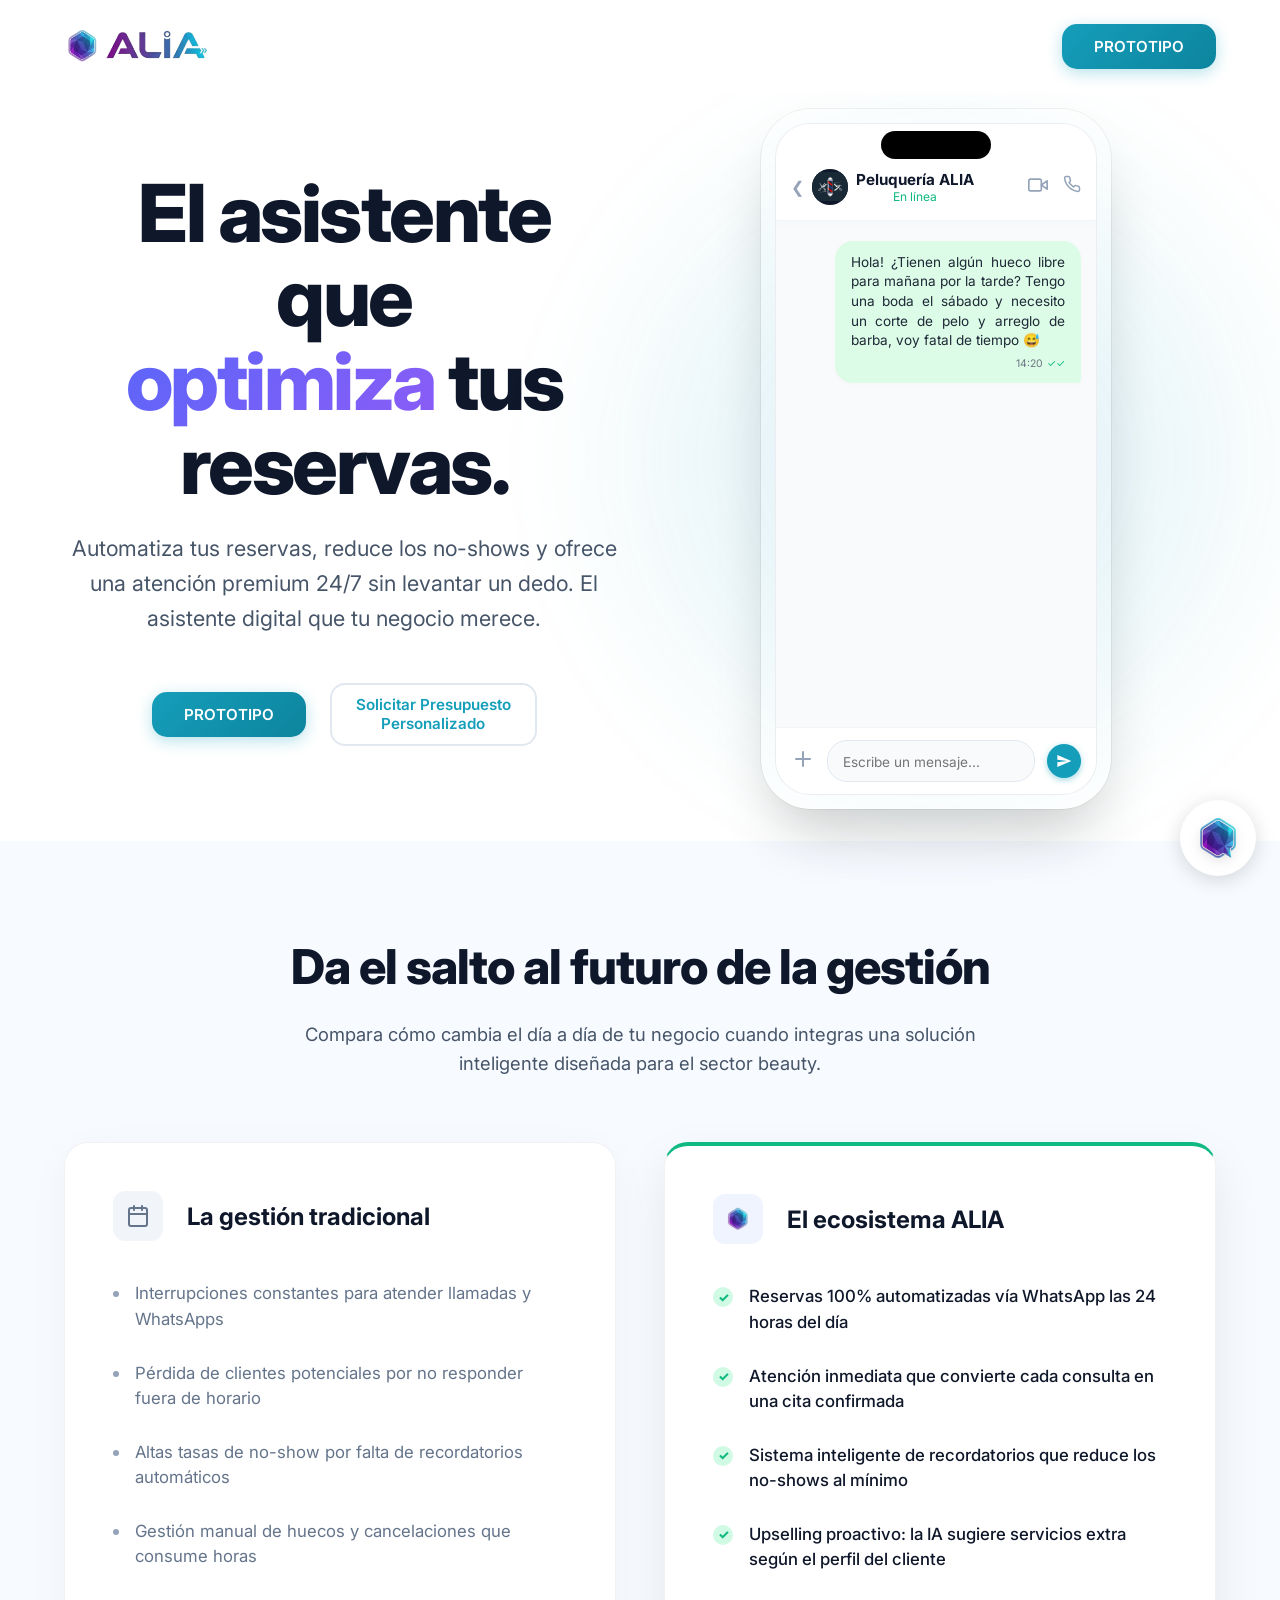
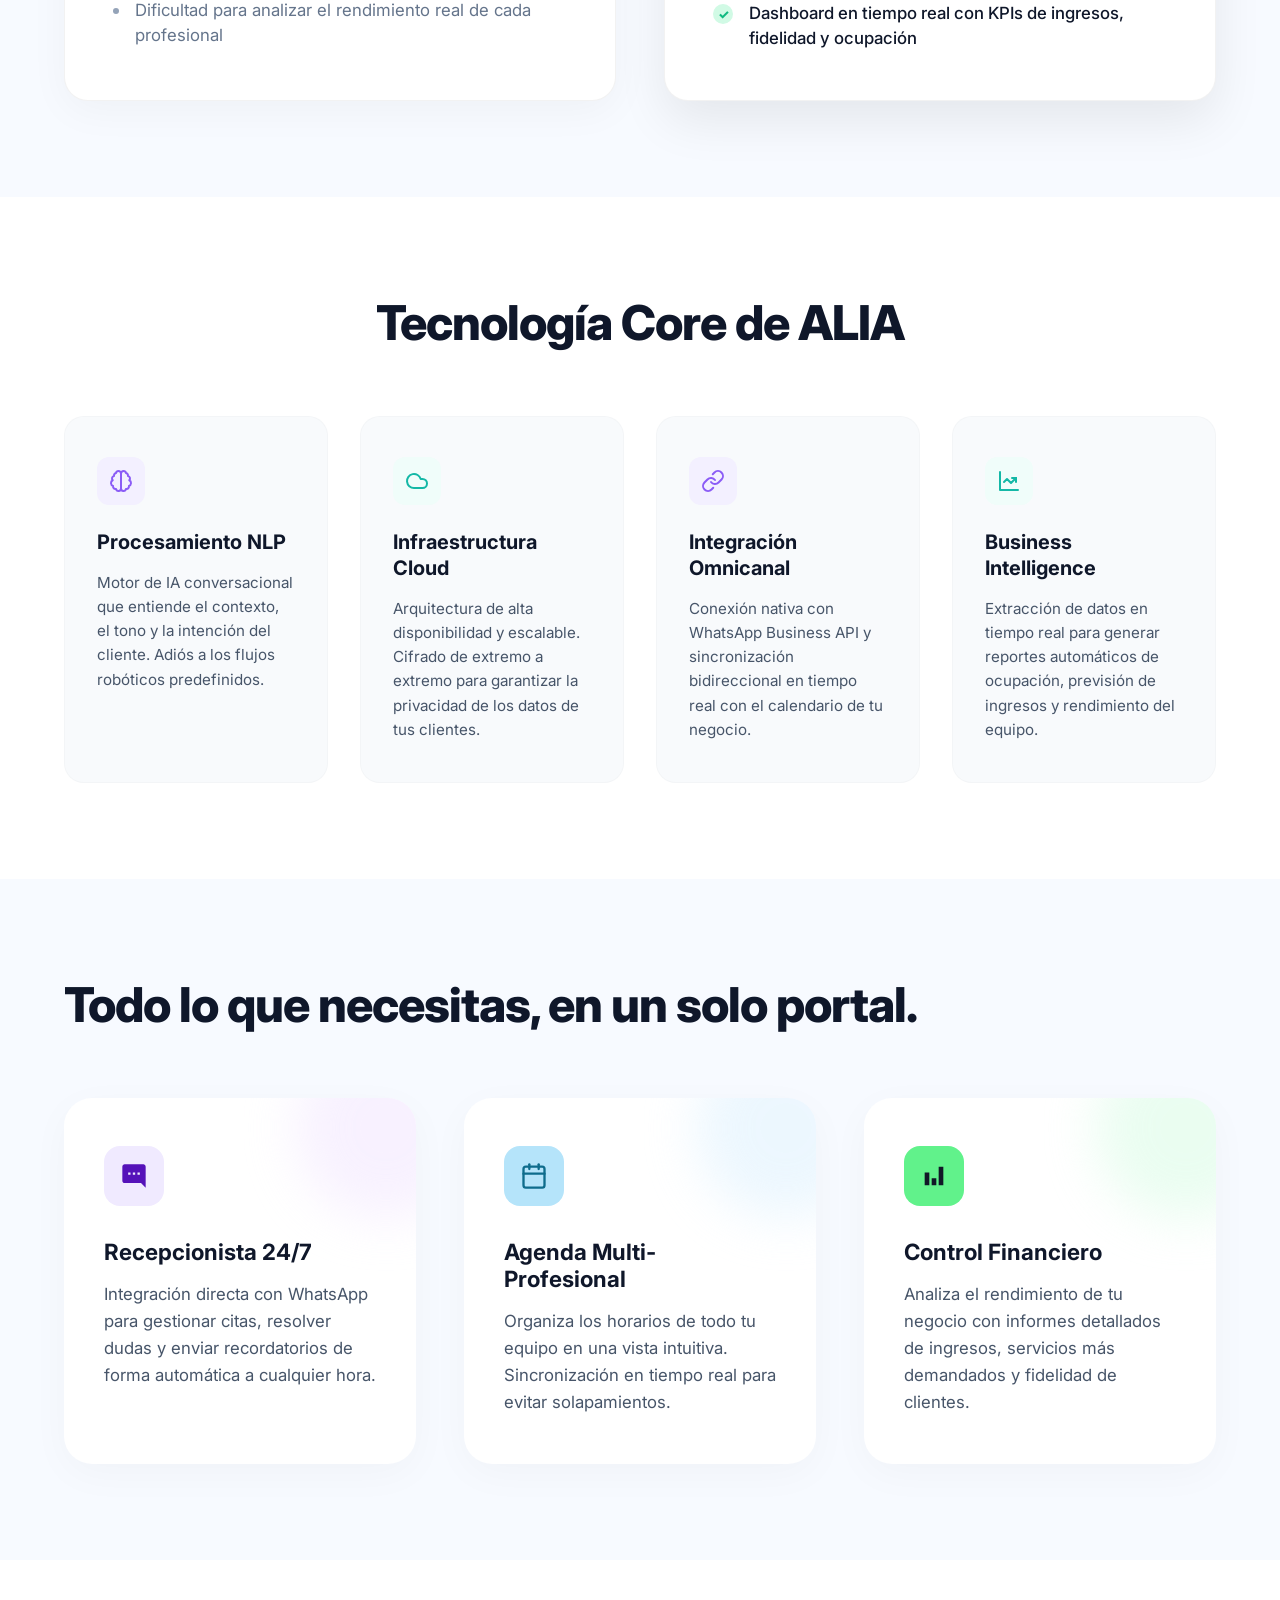
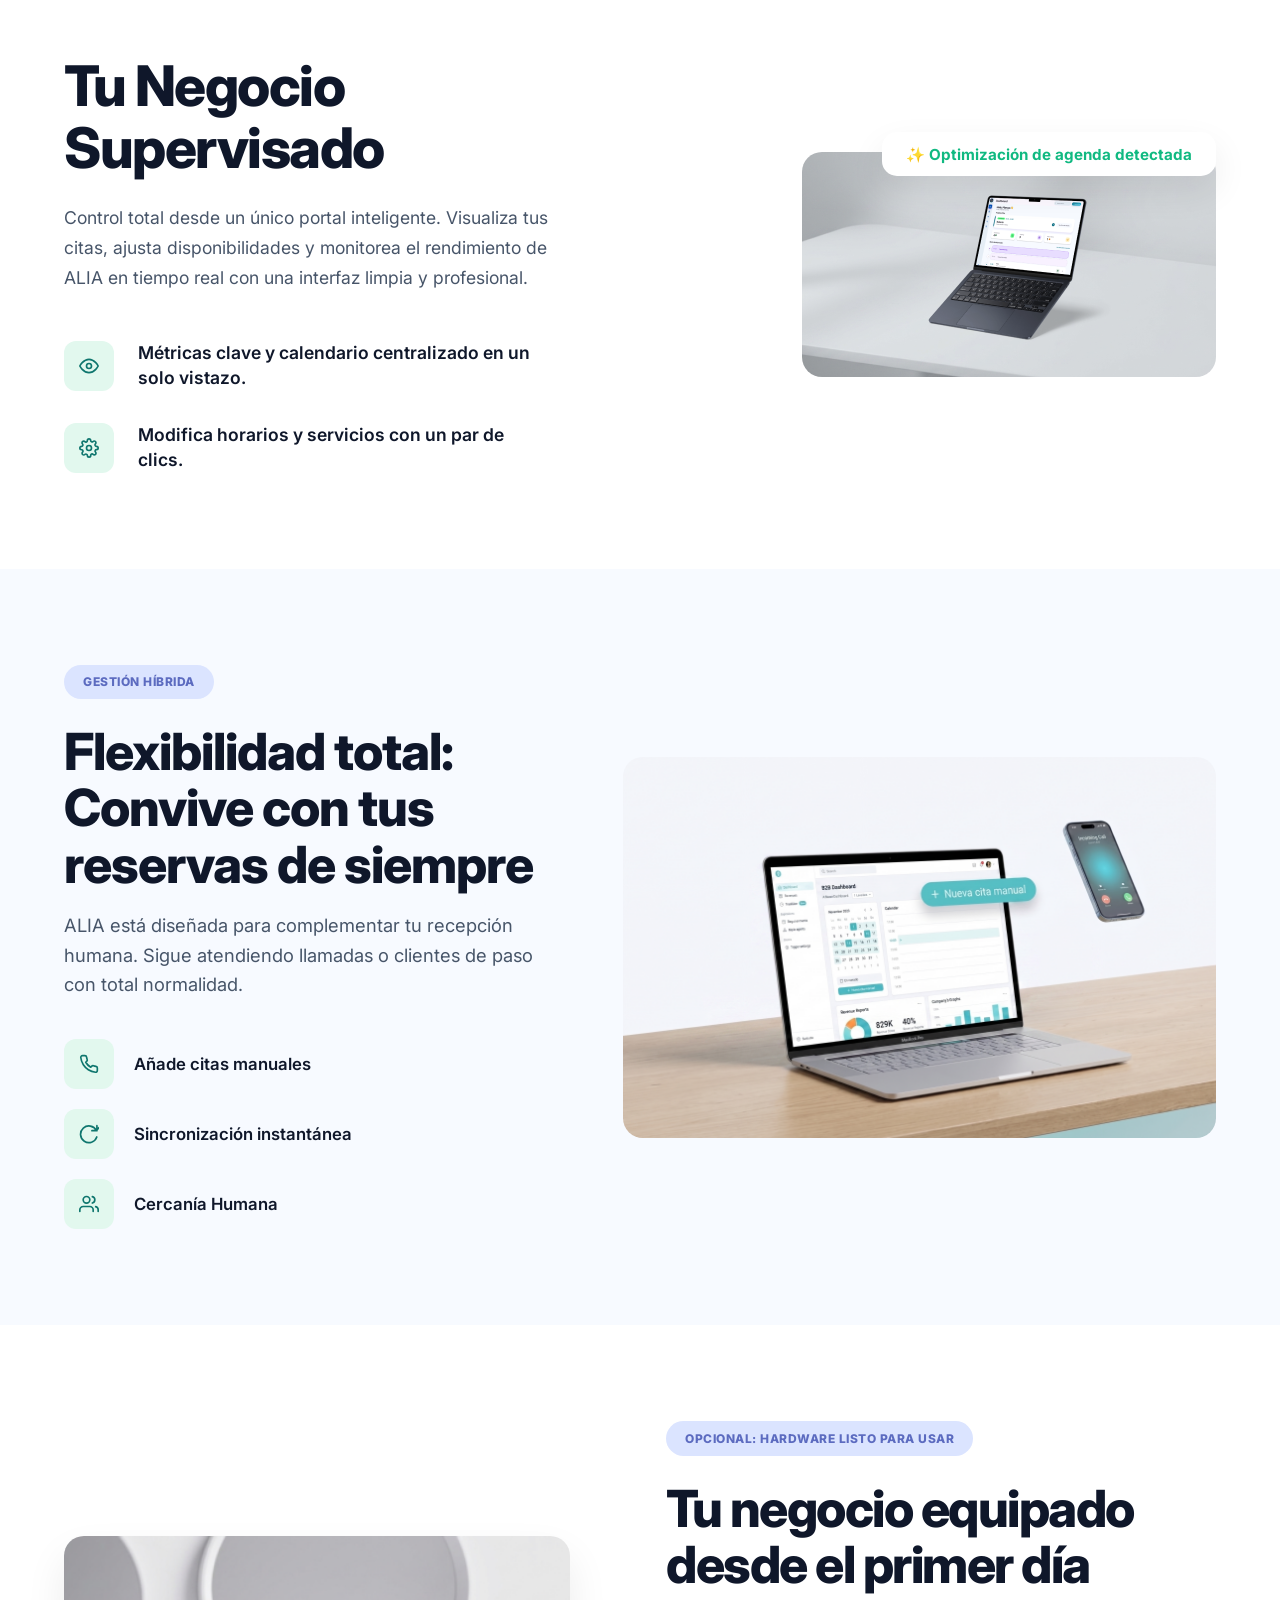
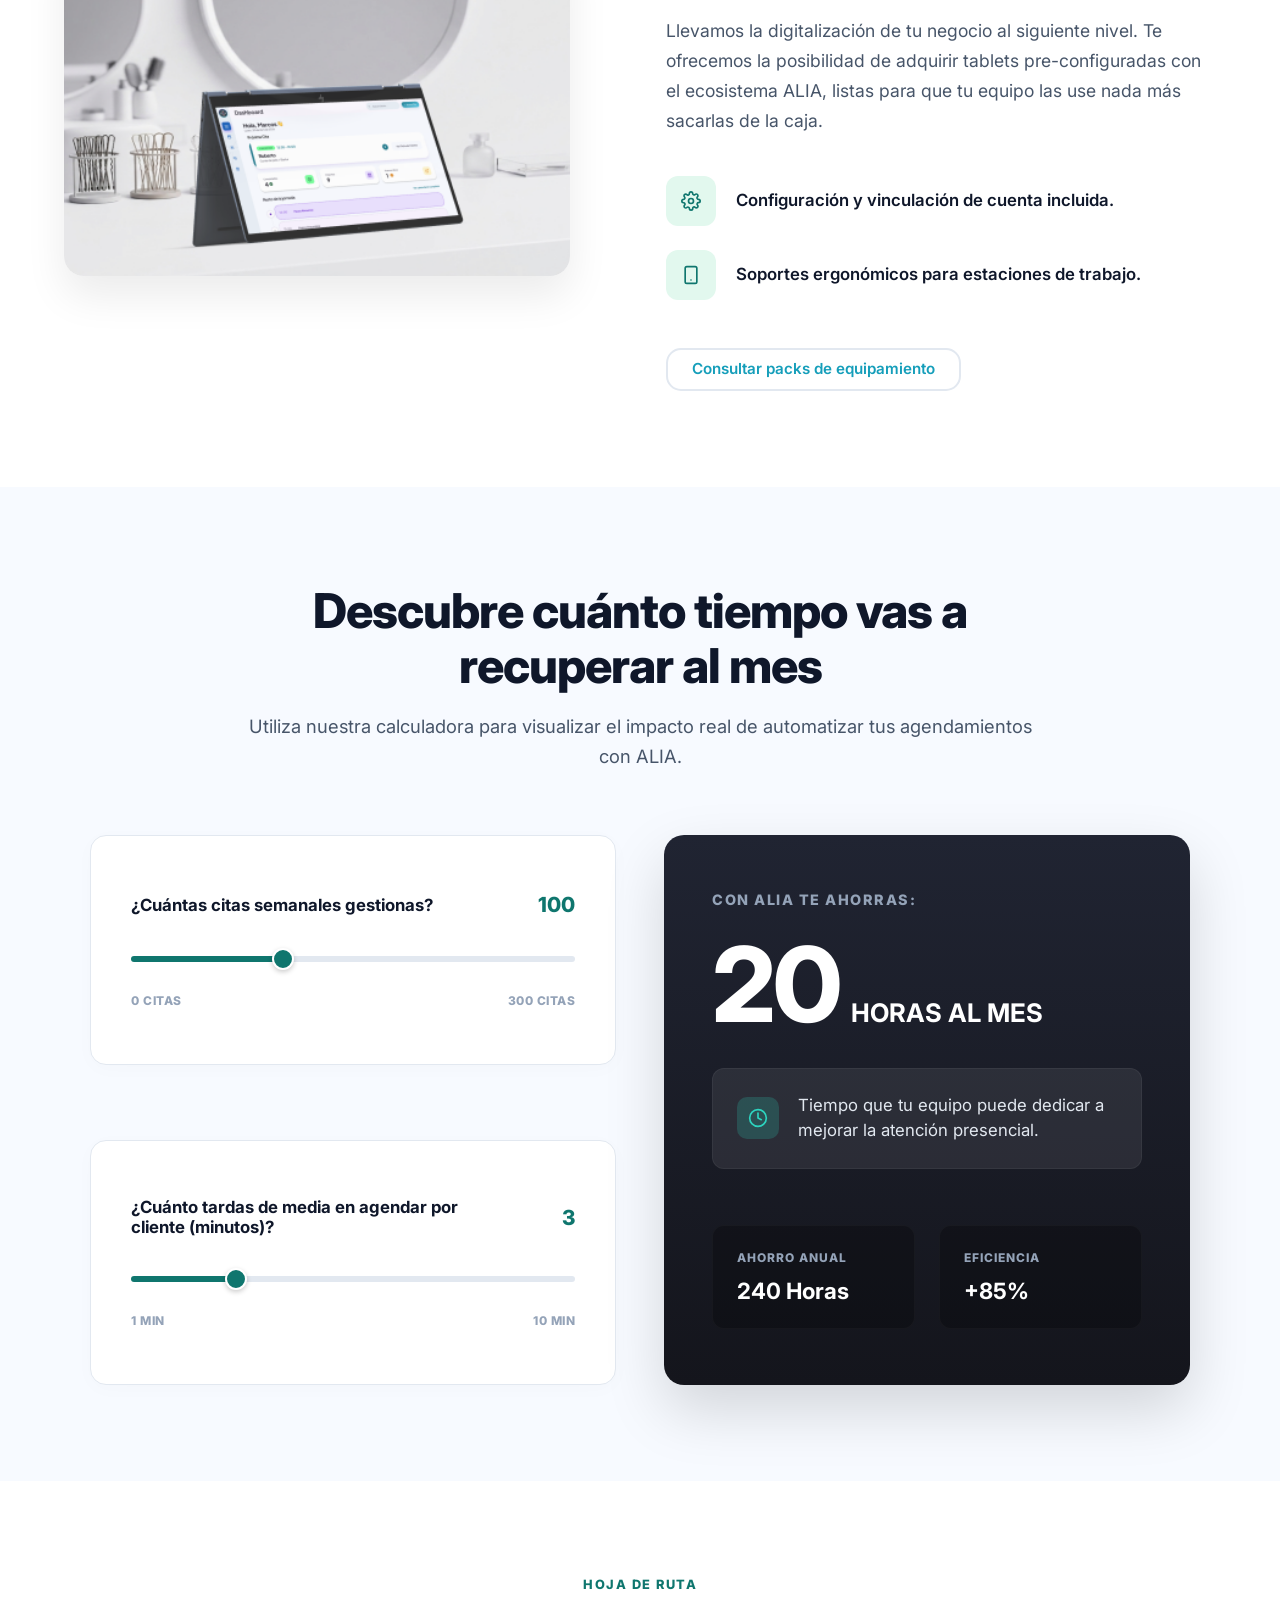
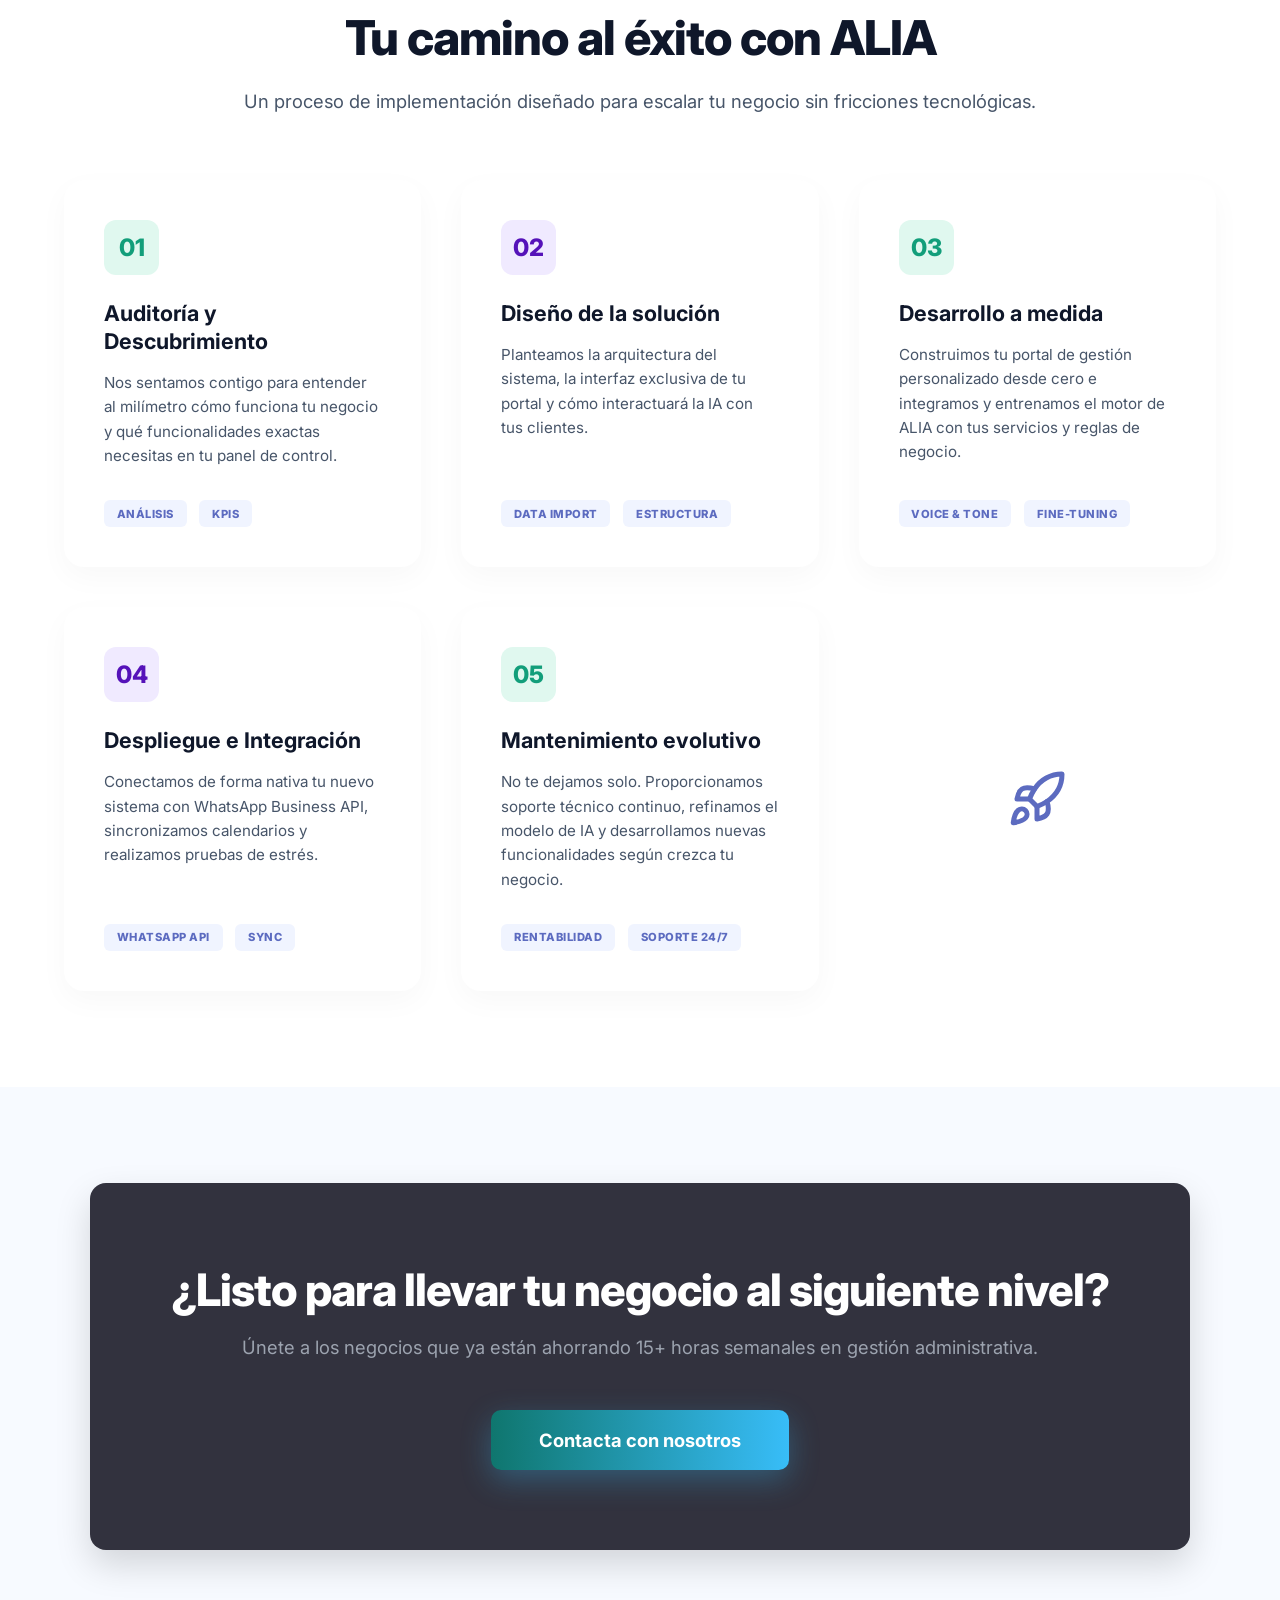
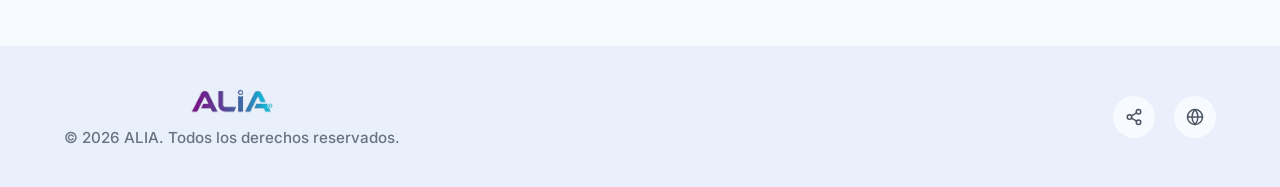
<file: index.html>
<!DOCTYPE html>
<html lang="es">

<head>
    <meta charset="UTF-8">
    <meta name="viewport" content="width=device-width, initial-scale=1.0">
    <title>ALIA - El asistente que optimiza tus reservas</title>
    <meta name="description" content="Automatiza tus reservas, reduce los no-shows y ofrece una atención premium 24/7 sin levantar un dedo. El asistente digital que tu negocio merece.">

    <link rel="shortcut icon" href="Images/Logos/LogoHexagonoAlia-SinFondo.png" type="image/x-icon">

    <!-- Google Fonts -->
    <link rel="preconnect" href="https://fonts.googleapis.com">
    <link rel="preconnect" href="https://fonts.gstatic.com" crossorigin>
    <link href="https://fonts.googleapis.com/css2?family=Inter:wght@400;500;600;700;800&display=swap" rel="stylesheet">

    <!-- Custom CSS (Modulos) -->
    <link rel="stylesheet" href="CSS/LandingPage/global.css">
    <link rel="stylesheet" href="CSS/LandingPage/header.css">
    <link rel="stylesheet" href="CSS/LandingPage/hero.css">
    <link rel="stylesheet" href="CSS/LandingPage/phone-mockup.css">
    <link rel="stylesheet" href="CSS/LandingPage/chat.css">
    <link rel="stylesheet" href="CSS/LandingPage/comparison.css">
    <link rel="stylesheet" href="CSS/LandingPage/technology.css">
    <link rel="stylesheet" href="CSS/LandingPage/features.css">
    <link rel="stylesheet" href="CSS/LandingPage/portal.css">
    <link rel="stylesheet" href="CSS/LandingPage/hardware.css">
    <link rel="stylesheet" href="CSS/LandingPage/hybrid.css">
    <link rel="stylesheet" href="CSS/LandingPage/calculator.css">
    <link rel="stylesheet" href="CSS/LandingPage/roadmap.css">
    <link rel="stylesheet" href="CSS/LandingPage/cta.css">
    <link rel="stylesheet" href="CSS/LandingPage/footer.css">
    <link rel="stylesheet" href="CSS/LandingPage/ai-chat-button.css">
    <link rel="stylesheet" href="CSS/LandingPage/ai-chat-window.css">
    <link rel="stylesheet" href="CSS/LandingPage/preloader.css">

    <!-- Responsive CSS (Modulos) -->
    <link rel="stylesheet" href="CSS/Responsive/LandingPage/header-responsive.css">
    <link rel="stylesheet" href="CSS/Responsive/LandingPage/hero-responsive.css">
    <link rel="stylesheet" href="CSS/Responsive/LandingPage/phone-mockup-responsive.css">
    <link rel="stylesheet" href="CSS/Responsive/LandingPage/comparison-responsive.css">
    <link rel="stylesheet" href="CSS/Responsive/LandingPage/technology-responsive.css">
    <link rel="stylesheet" href="CSS/Responsive/LandingPage/features-responsive.css">
    <link rel="stylesheet" href="CSS/Responsive/LandingPage/portal-responsive.css">
    <link rel="stylesheet" href="CSS/Responsive/LandingPage/hardware-responsive.css">
    <link rel="stylesheet" href="CSS/Responsive/LandingPage/hybrid-responsive.css">
    <link rel="stylesheet" href="CSS/Responsive/LandingPage/calculator-responsive.css">
    <link rel="stylesheet" href="CSS/Responsive/LandingPage/roadmap-responsive.css">
    <link rel="stylesheet" href="CSS/Responsive/LandingPage/cta-responsive.css">
    <link rel="stylesheet" href="CSS/Responsive/LandingPage/footer-responsive.css">
    <link rel="stylesheet" href="CSS/Responsive/LandingPage/ai-chat-window-responsive.css">
</head>

<body>
    <!-- 
      ========================================
      1. COMPONENTES GLOBALES Y OVERLAYS
      ========================================
      Estos elementos flotan sobre el contenido principal o se ejecutan antes del renderizado (z-index alto).
    -->
    
    <!-- Premium Preloader: Pantalla de carga inicial (controlado por JS/preloader.js) -->
    <div id="premium-preloader">
        <div class="preloader-content">
            <img src="Images/Logos/LogoHexagonoAlia-SinFondo.png" alt="ALIA Loading" class="preloader-logo">
            <div class="preloader-dots">
                <span class="preloader-dot"></span>
                <span class="preloader-dot"></span>
                <span class="preloader-dot"></span>
            </div>
        </div>
    </div>

    <!-- Botón Flotante del Chat IA: Abre/cierra el modal del chat (Eventos gestionados en ai-chat.js) -->
    <button id="ai-chat-toggle" class="ai-chat-toggle" aria-label="Abrir chat con IA">
        <div class="ai-chat-toggle-icon">
            <img src="Images/Logos/LogoChatAlia-SinFondo.png" alt="Chat IA">
        </div>
    </button>

    <!-- Ventana del Chat IA: Contenedor principal del asistente. Los mensajes se inyectan en '.ai-chat-body' -->
    <div id="ai-chat-window" class="ai-chat-window">
        <div class="ai-chat-header">
            <img src="Images/Logos/LogoTextoAlia-SinFondo.png" alt="ALIA Logo">
            <button id="ai-chat-close" class="ai-chat-close" aria-label="Cerrar chat">
                <svg width="24" height="24" viewBox="0 0 24 24" fill="none" stroke="#00b4d8" stroke-width="2" stroke-linecap="round" stroke-linejoin="round">
                    <polyline points="6 9 12 15 18 9"></polyline>
                </svg>
            </button>
        </div>
        <div class="ai-chat-body">
            <div class="ai-chat-message received">
                <div class="ai-chat-avatar">
                    <img src="Images/Logos/LogoHexagonoAlia-SinFondo.png" alt="ALIA Avatar">
                </div>
                <!-- Mensaje de bienvenida inyectado dinámicamente desde content.json -->
                <div class="ai-chat-bubble"><p></p></div>
            </div>
        </div>
        <div class="ai-chat-footer">
            <button class="ai-chat-icon-btn" aria-label="Adjuntar archivo">
                <svg width="20" height="20" viewBox="0 0 24 24" fill="none" stroke="#94a3b8" stroke-width="2" stroke-linecap="round" stroke-linejoin="round"><line x1="12" y1="5" x2="12" y2="19"></line><line x1="5" y1="12" x2="19" y2="12"></line></svg>
            </button>
            <button class="ai-chat-icon-btn" aria-label="Emoji">
                <svg width="20" height="20" viewBox="0 0 24 24" fill="none" stroke="#94a3b8" stroke-width="2" stroke-linecap="round" stroke-linejoin="round"><circle cx="12" cy="12" r="10"></circle><path d="M8 14s1.5 2 4 2 4-2 4-2"></path><line x1="9" y1="9" x2="9.01" y2="9"></line><line x1="15" y1="9" x2="15.01" y2="9"></line></svg>
            </button>
            <!-- Placeholder inyectado desde content.json -->
            <input type="text" id="ai-chat-input" class="ai-chat-input">
            <button id="ai-chat-send-btn" class="ai-chat-send-btn" aria-label="Enviar mensaje">
                <svg width="18" height="18" viewBox="0 0 24 24" fill="none" stroke="white" stroke-width="2" stroke-linecap="round" stroke-linejoin="round"><line x1="22" y1="2" x2="11" y2="13"></line><polygon points="22 2 15 22 11 13 2 9 22 2"></polygon></svg>
            </button>
        </div>
    </div>

    <!-- 
      ========================================
      2. ESTRUCTURA PRINCIPAL DE LA LANDING
      ========================================
    -->

    <!-- Header Principal: Navegación y llamada a la acción hacia el prototipo -->
    <header class="header">
        <div class="logo-container">
            <img src="Images/Logos/LogoHexagonoAlia-SinFondo.png" alt="ALIA Logo" class="logo-img">
            <img src="Images/Logos/LogoTextoAlia-SinFondo.png" alt="Texto ALIA Logo" class="logo-img">
        </div>
        <a href="HTML/prototipo.html" class="btn btn-primary">PROTOTIPO</a>
    </header>

    <!-- 
      Hero Section (Sección Principal)
      Contiene el mockup animado del teléfono y la propuesta de valor.
      Los textos se inyectan dinámicamente desde 'content.json'.
    -->
    <main class="hero">
        <!-- Text Content -->
        <div class="hero-content">
            <!-- Título inyectado desde content.json -->
            <h1 class="hero-title" id="hero-title"></h1>
            <!-- Descripción inyectada desde content.json -->
            <p class="hero-description" id="hero-description"></p>
            <!-- Botones inyectados desde content.json -->
            <div class="hero-buttons" id="hero-buttons"></div>
        </div>

        <!-- Phone Mockup Content -->
        <div class="hero-visual">
            <div class="phone-container">
                <div class="notch"></div>
                <div class="phone-screen">
                    <!-- Chat Header -->
                    <div class="chat-header">
                        <div class="chat-header-left">
                            <span class="icon-back">❮</span>
                            <div class="chat-avatar">
                                <img src="Images/Logos/LogoPeluqueríaNegro.png" alt="Avatar">
                            </div>
                            <div class="chat-info">
                                <!-- Nombre e estado del negocio inyectados desde content.json -->
                                <h3 class="chat-name" id="chat-business-name"></h3>
                                <p class="chat-status" id="chat-business-status"></p>
                            </div>
                        </div>
                        <div class="chat-header-right">
                            <span class="icon-video">
                                <svg width="20" height="20" viewBox="0 0 24 24" fill="none" stroke="currentColor"
                                    stroke-width="2" stroke-linecap="round" stroke-linejoin="round">
                                    <polygon points="23 7 16 12 23 17 23 7"></polygon>
                                    <rect x="1" y="5" width="15" height="14" rx="2" ry="2"></rect>
                                </svg>
                            </span>
                            <span class="icon-call">
                                <svg width="18" height="18" viewBox="0 0 24 24" fill="none" stroke="currentColor"
                                    stroke-width="2" stroke-linecap="round" stroke-linejoin="round">
                                    <path
                                        d="M22 16.92v3a2 2 0 0 1-2.18 2 19.79 19.79 0 0 1-8.63-3.07 19.5 19.5 0 0 1-6-6 19.79 19.79 0 0 1-3.07-8.67A2 2 0 0 1 4.11 2h3a2 2 0 0 1 2 1.72 12.84 12.84 0 0 0 .7 2.81 2 2 0 0 1-.45 2.11L8.09 9.91a16 16 0 0 0 6 6l1.27-1.27a2 2 0 0 1 2.11-.45 12.84 12.84 0 0 0 2.81.7A2 2 0 0 1 22 16.92z">
                                    </path>
                                </svg>
                            </span>
                        </div>
                    </div>

                    <!-- Chat Body donde JS inyecta mensajes -->
                    <div class="chat-body" id="chat-container">
                        <!-- Mensajes inyectados dinámicamente desde Data/messages.json -->
                    </div>

                    <!-- Chat Footer -->
                    <div class="chat-footer">
                        <span class="icon-plus">
                            <svg width="24" height="24" viewBox="0 0 24 24" fill="none" stroke="currentColor"
                                stroke-width="2" stroke-linecap="round" stroke-linejoin="round">
                                <line x1="12" y1="5" x2="12" y2="19"></line>
                                <line x1="5" y1="12" x2="19" y2="12"></line>
                            </svg>
                        </span>
                        <!-- Placeholder inyectado desde content.json -->
                        <div class="chat-input-wrapper">
                            <input type="text" disabled>
                        </div>
                        <div class="icon-send">
                            <svg viewBox="0 0 24 24" width="16" height="16" fill="white">
                                <path d="M2.01 21L23 12 2.01 3 2 10l15 2-15 2z"></path>
                            </svg>
                        </div>
                    </div>
                </div>
            </div>
        </div>
    </main>

    <!-- 
      Sección de Comparación (Tradicional vs ALIA)
      Estructura de cuadrícula que muestra las ventajas de la herramienta.
    -->
    <section class="comparison">
        <div class="comparison-header">
            <!-- Encabezados inyectados desde content.json -->
            <h2 id="comparison-heading"></h2>
            <p id="comparison-subheading"></p>
        </div>

        <div class="comparison-grid">
            <!-- Tradicional -->
            <div class="comparison-card traditional">
                <div class="card-header">
                    <div class="icon-wrapper">
                        <svg width="24" height="24" viewBox="0 0 24 24" fill="none" stroke="#64748B" stroke-width="2"
                            stroke-linecap="round" stroke-linejoin="round">
                            <rect x="3" y="4" width="18" height="18" rx="2" ry="2"></rect>
                            <line x1="16" y1="2" x2="16" y2="6"></line>
                            <line x1="8" y1="2" x2="8" y2="6"></line>
                            <line x1="3" y1="10" x2="21" y2="10"></line>
                        </svg>
                    </div>
                    <!-- Título inyectado desde content.json -->
                    <h3 id="traditional-title"></h3>
                </div>
                <!-- Items inyectados desde content.json -->
                <ul class="comparison-list" id="traditional-list"></ul>
            </div>

            <!-- ALIA -->
            <div class="comparison-card alia">
                <div class="card-header">
                    <div class="icon-wrapper alia-icon">
                        <img src="Images/Logos/LogoHexagonoAlia-SinFondo.png" alt="ALIA">
                    </div>
                    <!-- Título inyectado desde content.json -->
                    <h3 id="alia-title"></h3>
                </div>
                <!-- Items inyectados desde content.json -->
                <ul class="comparison-list" id="alia-list"></ul>
            </div>
        </div>
    </section>

    <!-- 
      Sección de Tecnología (Características Técnicas)
      Las tarjetas (.tech-grid) son renderizadas dinámicamente vía JS (content-loader.js).
    -->
    <section class="technology">
        <div class="tech-header">
            <!-- Título inyectado desde content.json -->
            <h2 id="technology-heading"></h2>
        </div>
        <!-- Tarjetas inyectadas dinámicamente desde content.json -->
        <div class="tech-grid" id="tech-grid"></div>
    </section>

    <!-- Features Section -->
    <section class="features">
        <div class="features-header">
            <!-- Título inyectado desde content.json -->
            <h2 id="features-heading"></h2>
        </div>
        <!-- Tarjetas inyectadas dinámicamente desde content.json -->
        <div class="features-grid" id="features-grid"></div>
    </section>

    <!-- 
      Sección Portal del Negocio
      Demuestra la vista de escritorio del software.
    -->
    <section class="portal">
        <div class="portal-container">
            <div class="portal-content">
                <!-- Heading e descripción inyectados desde content.json -->
                <h2 id="portal-heading"></h2>
                <p class="portal-desc" id="portal-description"></p>
                <!-- Features inyectadas desde content.json -->
                <ul class="portal-features" id="portal-features-list"></ul>
            </div>

            <div class="portal-visual">
                <div class="image-wrapper">
                    <img src="Images/PortalDesktopImage.png" alt="Portal ALIA">
                    <!-- Badge inyectado desde content.json -->
                    <div class="floating-badge" id="portal-badge"></div>
                </div>
            </div>
        </div>
    </section>

    <!-- Hybrid Section -->
    <section class="hybrid">
        <div class="hybrid-container">
            <!-- Text Content -->
            <div class="hybrid-content">
                <!-- Tag, heading y descripción inyectados desde content.json -->
                <div class="tag tag-margin-bottom" id="hybrid-tag"></div>
                <h2 id="hybrid-heading"></h2>
                <p class="hybrid-desc" id="hybrid-description"></p>
                <!-- Features inyectadas desde content.json -->
                <ul class="hybrid-features" id="hybrid-features-list"></ul>
            </div>

            <!-- Visual Content -->
            <div class="hybrid-visual">
                <div class="hybrid-image-wrapper">
                    <img src="Images/GestionHibridaImage.png" alt="Gestión híbrida" class="hybrid-image">
                </div>
            </div>
        </div>
    </section>

    <!-- Hardware Section -->
    <section class="hardware">
        <div class="hardware-container">
            <div class="hardware-visual">
                <img src="Images/PortalTabletImage.png" alt="Tablet ALIA en negocio">
            </div>

            <div class="hardware-content">
                <!-- Tag, heading, descripción y features inyectados desde content.json -->
                <div class="tag" id="hardware-tag"></div>
                <h2 id="hardware-heading"></h2>
                <p class="hardware-desc" id="hardware-description"></p>
                <ul class="hardware-features" id="hardware-features-list"></ul>
                <!-- CTA inyectado desde content.json -->
                <a href="#" id="hardware-cta" class="btn btn-secondary"></a>
            </div>
        </div>
    </section>

    <!-- 
      Sección de Calculadora (Retorno de Inversión)
      Contiene inputs tipo 'range' (sliders) que calculan el ahorro en base a volumen de citas.
      La lógica de cálculo está en 'JS/calculator.js'.
    -->
    <section class="calculator-section">
        <div class="calc-header">
            <!-- Encabezados inyectados desde content.json -->
            <h2 id="calculator-heading"></h2>
            <p id="calculator-subheading"></p>
        </div>

        <div class="calc-container">
            <!-- Controls -->
            <div class="calc-controls">
                <div class="calc-card">
                    <div class="calc-row-header">
                        <!-- Pregunta inyectada desde content.json -->
                        <span class="calc-question" id="calc-question-citas"></span>
                        <span class="calc-value" id="val-citas"></span>
                    </div>
                    <input type="range" id="slider-citas" min="0" max="300" value="100" step="5">
                    <div class="calc-labels">
                        <span id="calc-label-min-citas"></span>
                        <span id="calc-label-max-citas"></span>
                    </div>
                </div>

                <div class="calc-card">
                    <div class="calc-row-header">
                        <!-- Pregunta inyectada desde content.json -->
                        <span class="calc-question" id="calc-question-minutos"></span>
                        <span class="calc-value" id="val-minutos"></span>
                    </div>
                    <input type="range" id="slider-minutos" min="1" max="10" value="3" step="1">
                    <div class="calc-labels">
                        <span id="calc-label-min-minutos"></span>
                        <span id="calc-label-max-minutos"></span>
                    </div>
                </div>
            </div>

            <!-- Results -->
            <div class="calc-results">
                <div>
                    <!-- Labels inyectados desde content.json -->
                    <div class="result-label" id="calc-savings-label"></div>
                    <div class="result-main">
                        <span class="result-number" id="res-mensual"></span>
                        <span class="result-unit" id="calc-savings-unit"></span>
                    </div>

                    <div class="result-info">
                        <div class="info-icon">
                            <svg width="20" height="20" viewBox="0 0 24 24" fill="none" stroke="currentColor"
                                stroke-width="2" stroke-linecap="round" stroke-linejoin="round">
                                <circle cx="12" cy="12" r="10"></circle>
                                <polyline points="12 6 12 12 16 14"></polyline>
                            </svg>
                        </div>
                        <!-- Texto inyectado desde content.json -->
                        <p id="calc-info-text"></p>
                    </div>
                </div>

                <div class="result-stats">
                    <div class="stat-card">
                        <!-- Labels inyectados desde content.json -->
                        <div class="stat-label" id="calc-annual-label"></div>
                        <div class="stat-value" id="res-anual"></div>
                    </div>
                    <div class="stat-card">
                        <div class="stat-label" id="calc-efficiency-label"></div>
                        <div class="stat-value" id="calc-efficiency-value"></div>
                    </div>
                </div>
            </div>
        </div>
    </section>

    <!-- Roadmap Section -->
    <section class="roadmap">
        <div class="roadmap-header">
            <!-- Encabezados inyectados desde content.json -->
            <div class="roadmap-tag" id="roadmap-tag"></div>
            <h2 id="roadmap-heading"></h2>
            <p id="roadmap-subheading"></p>
        </div>
        <!-- Tarjetas y cohete inyectados dinámicamente desde content.json -->
        <div class="roadmap-grid" id="roadmap-grid"></div>
    </section>

    <!-- CTA Section -->
    <section class="cta-section" id="cta">
        <div class="cta-container">
            <!-- Contenido inyectado desde content.json -->
            <h2 id="cta-heading"></h2>
            <p id="cta-description"></p>
            <a href="#" id="cta-button" class="btn-cta"></a>
        </div>
    </section>

    <!-- 
      ========================================
      3. FOOTER
      ========================================
    -->
    <footer class="footer">
        <div class="footer-container">
            <div class="footer-left">
                <img src="Images/Logos/LogoTextoAlia-SinFondo.png" alt="ALIA Logo" class="footer-logo">
                <!-- Copyright inyectado desde content.json -->
                <p id="footer-copyright"></p>
            </div>

            <div class="footer-social">
                <button class="social-btn" aria-label="Compartir">
                    <svg viewBox="0 0 24 24" fill="none" stroke="currentColor" stroke-width="2" stroke-linecap="round"
                        stroke-linejoin="round">
                        <circle cx="18" cy="5" r="3"></circle>
                        <circle cx="6" cy="12" r="3"></circle>
                        <circle cx="18" cy="19" r="3"></circle>
                        <line x1="8.59" y1="13.51" x2="15.42" y2="17.49"></line>
                        <line x1="15.41" y1="6.51" x2="8.59" y2="10.49"></line>
                    </svg>
                </button>
                <button class="social-btn" aria-label="Web">
                    <svg viewBox="0 0 24 24" fill="none" stroke="currentColor" stroke-width="2" stroke-linecap="round"
                        stroke-linejoin="round">
                        <circle cx="12" cy="12" r="10"></circle>
                        <line x1="2" y1="12" x2="22" y2="12"></line>
                        <path
                            d="M12 2a15.3 15.3 0 0 1 4 10 15.3 15.3 0 0 1-4 10 15.3 15.3 0 0 1-4-10 15.3 15.3 0 0 1 4-10z">
                        </path>
                    </svg>
                </button>
            </div>
        </div>
    </footer>

    <!-- 
      ========================================
      4. SCRIPTS DE APLICACIÓN
      ========================================
      Nota Importante: El orden es crítico.
      - content-loader.js se encarga de inyectar los textos y nodos (reemplaza datos hardcodeados).
      - calculator.js y ai-chat.js asumen que la estructura del DOM ya ha sido generada o inyectada.
    -->
    <script src="JS/preloader.js"></script>
    <script src="JS/content-loader.js"></script>
    <script type="module" src="JS/Hero/init.js"></script>
    <script src="JS/calculator.js"></script>
    <script src="JS/API/AliaLandingChat.js"></script>
    <script src="JS/ai-chat.js"></script>
</body>

</html>
</file>
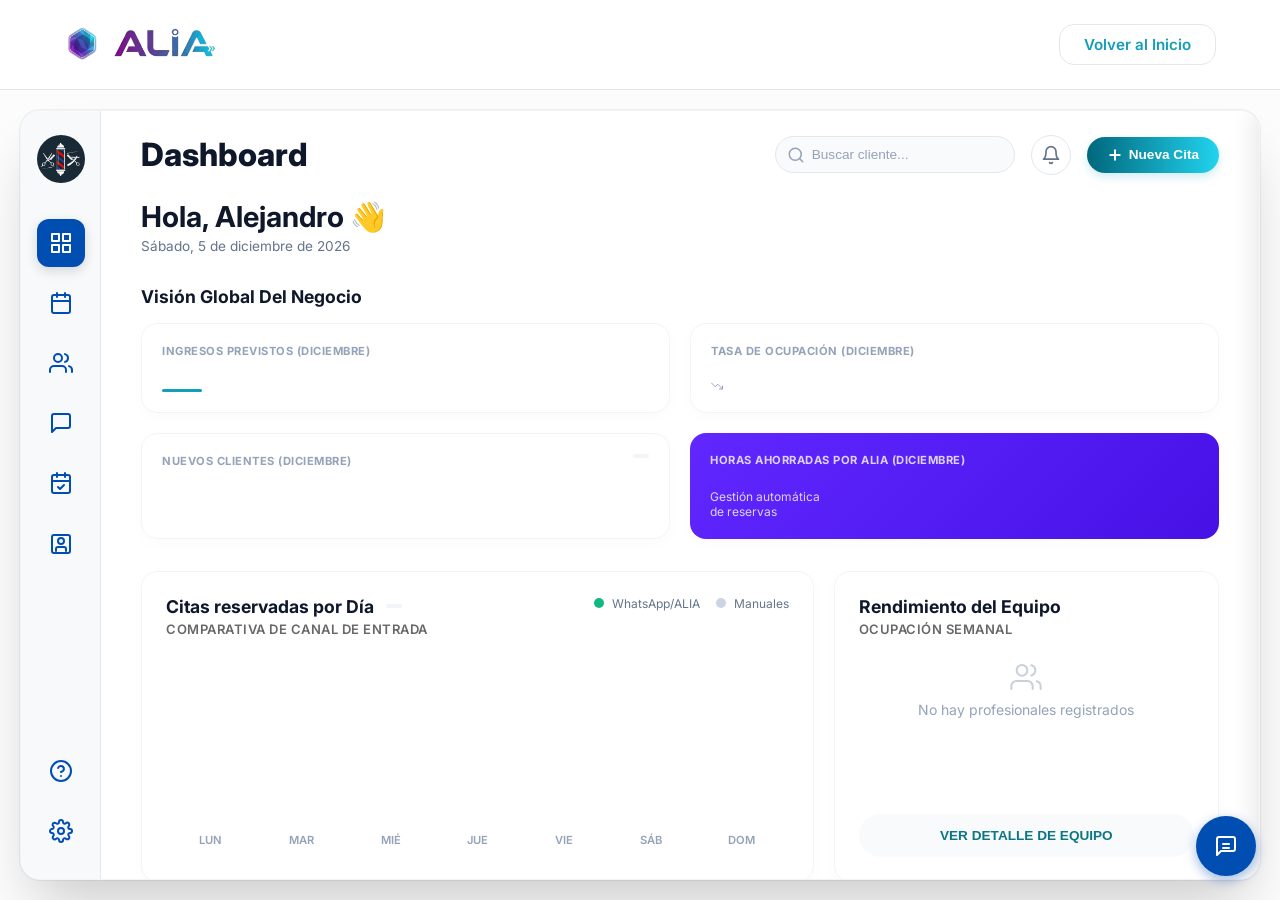
<file: HTML/prototipo.html>
<!DOCTYPE html>
<html lang="es">

<head>
    <meta charset="UTF-8">
    <meta name="viewport" content="width=device-width, initial-scale=1.0">
    <title>ALIA - Prototipo</title>

    <link rel="shortcut icon" href="../Images/Logos/LogoHexagonoAlia-SinFondo.png" type="image/x-icon">
    
    <!-- Google Fonts -->
    <link rel="preconnect" href="https://fonts.googleapis.com">
    <link rel="preconnect" href="https://fonts.gstatic.com" crossorigin>
    <link href="https://fonts.googleapis.com/css2?family=Inter:wght@400;500;600;700;800&display=swap" rel="stylesheet">
    
    <!-- Global CSS -->
    <link rel="stylesheet" href="../CSS/LandingPage/global.css?v=5">
    <link rel="stylesheet" href="../CSS/LandingPage/header.css?v=5">
    
    <!-- Prototype CSS -->
    <link rel="stylesheet" href="../CSS/LandingPage/phone-mockup.css?v=5">
    <link rel="stylesheet" href="../CSS/LandingPage/chat.css?v=5">
    <link rel="stylesheet" href="../CSS/Prototipo/layout.css?v=5">
    <link rel="stylesheet" href="../CSS/Prototipo/dashboard.css?v=5">
    <link rel="stylesheet" href="../CSS/Prototipo/agenda.css?v=5">
    <link rel="stylesheet" href="../CSS/Prototipo/prototipo.css?v=5">
    <link rel="stylesheet" href="../CSS/Prototipo/clientes.css?v=5">
    <link rel="stylesheet" href="../CSS/Prototipo/chats.css?v=5">
    <link rel="stylesheet" href="../CSS/Prototipo/disponibilidad.css?v=5">
    <link rel="stylesheet" href="../CSS/Prototipo/mi-equipo.css?v=5">
    <link rel="stylesheet" href="../CSS/Prototipo/add-profesional.css?v=5">
    <link rel="stylesheet" href="../CSS/Prototipo/soporte.css?v=5">
    <link rel="stylesheet" href="../CSS/Prototipo/ajustes.css?v=5">
    <link rel="stylesheet" href="../CSS/Prototipo/mi-cuenta.css?v=5">
    <link rel="stylesheet" href="../CSS/Prototipo/portal-negocio.css?v=5">
    <link rel="stylesheet" href="../CSS/Prototipo/dark-mode.css?v=5">
    <link rel="stylesheet" href="../CSS/Responsive/Prototipo/prototipo-responsive.css?v=5">
    
    <!-- Prototype Info Modal & Onboarding -->
    <link rel="stylesheet" href="../CSS/LandingPage/prototype-modal.css?v=5">
    <link rel="stylesheet" href="../CSS/Responsive/LandingPage/prototype-modal-responsive.css?v=5">
    <link rel="stylesheet" href="../CSS/LandingPage/onboarding_v2.css?v=5">
</head>

<body>

    <!-- Mobile Blocker Screen -->
    <div class="mobile-blocker">
        <div class="blocker-content">
            <svg viewBox="0 0 24 24" width="64" height="64" fill="none" stroke="currentColor" stroke-width="2" stroke-linecap="round" stroke-linejoin="round" class="blocker-icon">
                <rect x="2" y="3" width="20" height="14" rx="2" ry="2"></rect>
                <line x1="8" y1="21" x2="16" y2="21"></line>
                <line x1="12" y1="17" x2="12" y2="21"></line>
            </svg>
            <h2>Experiencia de Escritorio</h2>
            <p>El prototipo interactivo de ALIA está diseñado exclusivamente para ordenadores. Por favor, accede desde tu ordenador para visualizar el panel de control completo.</p>
            <a href="../index.html" class="btn btn-primary">Volver a la portada</a>
        </div>
    </div>

    <!-- Main Desktop App Content -->
    <div class="app-container">
        <!-- Header -->
        <header class="header header-bordered">
            <div class="logo-container">
                <a href="../index.html" class="logo-link">
                    <img src="../Images/Logos/LogoHexagonoAlia-SinFondo.png" alt="ALIA Logo" class="logo-img">
                    <img src="../Images/Logos/LogoTextoAlia-SinFondo.png" alt="Texto ALIA Logo" class="logo-img">
                </a>
            </div>
            <a href="../index.html" class="btn btn-secondary btn-secondary-bordered">Volver al Inicio</a>
        </header>

        <main class="prototype-workspace">
            <div class="prototype-content">
                <!-- Contenedor del Portal (Izquierda) -->
                <div class="portal-container">
                    <!-- Loading Overlay for Data Fetching -->
                    <div id="data-loading-overlay" class="data-loading-overlay">
                        <div class="data-loading-spinner"></div>
                        <h2 class="data-loading-title">Cargando Información...</h2>
                        <p class="data-loading-text">Obteniendo base de datos del negocio</p>
                    </div>

                    <!-- Contenedor de Notificaciones (Toasts):
                         Se inyectan programáticamente desde JS (ej. showAlert).
                    -->
                    <div id="toast-container" class="toast-container"></div>
                    
    <div class="modal-overlay modal-overlay-styled" id="modal-confirm-delete" style="display: none;">
        <div class="modal-container modal-container-styled">
            <div class="modal-icon-danger">
                <svg width="48" height="48" viewBox="0 0 24 24" fill="none" stroke="currentColor" stroke-width="2" stroke-linecap="round" stroke-linejoin="round" class="modal-icon-svg"><path d="M10.29 3.86L1.82 18a2 2 0 0 0 1.71 3h16.94a2 2 0 0 0 1.71-3L13.71 3.86a2 2 0 0 0-3.42 0z"></path><line x1="12" y1="9" x2="12" y2="13"></line><line x1="12" y1="17" x2="12.01" y2="17"></line></svg>
            </div>
            <h2 class="modal-title modal-title-styled">¿Eliminar cliente?</h2>
            <p class="modal-subtitle modal-subtitle-styled">Esta acción es irreversible y se borrarán todos los datos y el historial de citas de este cliente.</p>
            
            <div class="modal-actions modal-actions-styled">
                <button class="btn-cancel btn-cancel-flex" id="btn-cancel-delete">Cancelar</button>
                <button class="btn-save btn-save-flex btn-danger-bg" id="btn-confirm-delete">Sí, Eliminar</button>
            </div>
        </div>
    </div>
    
    <div class="modal-overlay modal-overlay-styled" id="modal-confirm-delete-prof" style="display: none;">
        <div class="modal-container modal-container-styled">
            <div class="modal-icon-danger">
                <svg width="48" height="48" viewBox="0 0 24 24" fill="none" stroke="currentColor" stroke-width="2" stroke-linecap="round" stroke-linejoin="round" class="modal-icon-svg"><path d="M10.29 3.86L1.82 18a2 2 0 0 0 1.71 3h16.94a2 2 0 0 0 1.71-3L13.71 3.86a2 2 0 0 0-3.42 0z"></path><line x1="12" y1="9" x2="12" y2="13"></line><line x1="12" y1="17" x2="12.01" y2="17"></line></svg>
            </div>
            <h2 class="modal-title modal-title-styled">¿Eliminar profesional?</h2>
            <p class="modal-subtitle modal-subtitle-styled">Esta acción es irreversible y se borrarán todos los datos y la configuración de este profesional.</p>
            
            <div class="modal-actions modal-actions-styled">
                <button class="btn-cancel btn-cancel-flex" id="btn-cancel-delete-prof">Cancelar</button>
                <button class="btn-save btn-save-flex btn-danger-bg" id="btn-confirm-delete-prof">Sí, Eliminar</button>
            </div>
        </div>
    </div>
    
    <div class="modal-overlay modal-overlay-styled" id="modal-confirm-cancel-add-prof" style="display: none;">
        <div class="modal-container modal-container-styled">
            <div class="modal-icon-warning">
                <svg width="48" height="48" viewBox="0 0 24 24" fill="none" stroke="currentColor" stroke-width="2" stroke-linecap="round" stroke-linejoin="round" class="modal-icon-svg">
                    <path d="M10.29 3.86L1.82 18a2 2 0 0 0 1.71 3h16.94a2 2 0 0 0 1.71-3L13.71 3.86a2 2 0 0 0-3.42 0z"></path>
                    <line x1="12" y1="9" x2="12" y2="13"></line>
                    <line x1="12" y1="17" x2="12.01" y2="17"></line>
                </svg>
            </div>
            <h2 class="modal-title modal-title-styled">¿Cancelar invitación?</h2>
            <p class="modal-subtitle modal-subtitle-styled">Si cancelas ahora, se perderán todos los datos que hayas introducido para este profesional.</p>
            
            <div class="modal-actions modal-actions-styled">
                <button class="btn-cancel btn-cancel-flex" id="btn-cancel-cancel-add-prof">Volver atrás</button>
                <button class="btn-save btn-save-flex btn-warning-bg" id="btn-confirm-cancel-add-prof">Sí, cancelar</button>
            </div>
        </div>
    </div>
    
    <div class="modal-overlay modal-overlay-styled" id="modal-confirm-delete-inv" style="display: none;">
        <div class="modal-container modal-container-styled">
            <div class="modal-icon-danger">
                <svg width="48" height="48" viewBox="0 0 24 24" fill="none" stroke="currentColor" stroke-width="2" stroke-linecap="round" stroke-linejoin="round" class="modal-icon-svg">
                    <path d="M10.29 3.86L1.82 18a2 2 0 0 0 1.71 3h16.94a2 2 0 0 0 1.71-3L13.71 3.86a2 2 0 0 0-3.42 0z"></path>
                    <line x1="12" y1="9" x2="12" y2="13"></line>
                    <line x1="12" y1="17" x2="12.01" y2="17"></line>
                </svg>
            </div>
            <h2 class="modal-title modal-title-styled">¿Anular invitación?</h2>
            <p class="modal-subtitle modal-subtitle-styled">El profesional ya no podrá acceder a su cuenta y el enlace dejará de ser válido.</p>
            
            <div class="modal-actions modal-actions-styled">
                <button class="btn-cancel btn-cancel-flex" id="btn-cancel-delete-inv">Cancelar</button>
                <button class="btn-save btn-save-flex btn-danger-bg" id="btn-confirm-delete-inv">Sí, anular</button>
            </div>
        </div>
    </div>
                    
                    <!-- ==========================================
                         COMPONENTE: SIDEBAR NAVIGATION (NAVEGACIÓN LATERAL)
                         ==========================================
                         El atributo 'data-target' indica qué 'page-section' debe activarse.
                         El ruteo se maneja en 'prototipo.js' sin recargar la página (SPA simulada).
                    -->
                    <!-- Overlay para el sidebar en móvil -->
                    <div class="sidebar-overlay" id="sidebar-overlay"></div>
                    
                    <nav class="portal-sidebar" id="portal-sidebar">
                        <div class="sidebar-logo">
                            <img src="../Images/Logos/LogoPeluqueríaNegro.png" alt="Logo Negocio">
                        </div>
                        <div class="sidebar-nav">
                            <a href="#" class="nav-item active" title="Dashboard" data-target="page-dashboard">
                                <svg width="24" height="24" viewBox="0 0 24 24" fill="none" stroke="currentColor" stroke-width="2" stroke-linecap="round" stroke-linejoin="round"><rect x="3" y="3" width="7" height="7"></rect><rect x="14" y="3" width="7" height="7"></rect><rect x="14" y="14" width="7" height="7"></rect><rect x="3" y="14" width="7" height="7"></rect></svg>
                            </a>
                            <a href="#" class="nav-item" title="Agenda" data-target="page-agenda-semanal">
                                <svg width="24" height="24" viewBox="0 0 24 24" fill="none" stroke="currentColor" stroke-width="2" stroke-linecap="round" stroke-linejoin="round"><rect x="3" y="4" width="18" height="18" rx="2" ry="2"></rect><line x1="16" y1="2" x2="16" y2="6"></line><line x1="8" y1="2" x2="8" y2="6"></line><line x1="3" y1="10" x2="21" y2="10"></line></svg>
                            </a>
                            <a href="#" class="nav-item" title="Clientes" data-target="page-clientes">
                                <svg width="24" height="24" viewBox="0 0 24 24" fill="none" stroke="currentColor" stroke-width="2" stroke-linecap="round" stroke-linejoin="round"><path d="M17 21v-2a4 4 0 0 0-4-4H5a4 4 0 0 0-4 4v2"></path><circle cx="9" cy="7" r="4"></circle><path d="M23 21v-2a4 4 0 0 0-3-3.87"></path><path d="M16 3.13a4 4 0 0 1 0 7.75"></path></svg>
                            </a>
                            <a href="#" class="nav-item" title="Chats ALIA" data-target="page-chats">
                                <svg width="24" height="24" viewBox="0 0 24 24" fill="none" stroke="currentColor" stroke-width="2" stroke-linecap="round" stroke-linejoin="round"><path d="M21 15a2 2 0 0 1-2 2H7l-4 4V5a2 2 0 0 1 2-2h14a2 2 0 0 1 2 2z"></path></svg>
                            </a>
                            <a href="#" class="nav-item" title="Disponibilidad" data-target="page-disponibilidad">
                                <svg width="24" height="24" viewBox="0 0 24 24" fill="none" stroke="currentColor" stroke-width="2" stroke-linecap="round" stroke-linejoin="round"><rect x="3" y="4" width="18" height="18" rx="2" ry="2"></rect><line x1="16" y1="2" x2="16" y2="6"></line><line x1="8" y1="2" x2="8" y2="6"></line><line x1="3" y1="10" x2="21" y2="10"></line><path d="M9 16l2 2 4-4"></path></svg>
                            </a>
                            <a href="#" class="nav-item" title="Mi Equipo" data-target="page-mi-equipo">
                                <svg width="24" height="24" viewBox="0 0 24 24" fill="none" stroke="currentColor" stroke-width="2" stroke-linecap="round" stroke-linejoin="round">
                                    <rect x="3" y="4" width="18" height="18" rx="2" ry="2"></rect>
                                    <circle cx="12" cy="10" r="3"></circle>
                                    <path d="M7 20v-2a2 2 0 0 1 2-2h6a2 2 0 0 1 2 2v2"></path>
                                </svg>
                            </a>
                        </div>
                        <div class="sidebar-spacer"></div>
                        <div class="sidebar-nav">
                            <a href="#" class="nav-item" title="Soporte" data-target="page-soporte">
                                <svg width="24" height="24" viewBox="0 0 24 24" fill="none" stroke="currentColor" stroke-width="2" stroke-linecap="round" stroke-linejoin="round"><circle cx="12" cy="12" r="10"></circle><path d="M9.09 9a3 3 0 0 1 5.83 1c0 2-3 3-3 3"></path><line x1="12" y1="17" x2="12.01" y2="17"></line></svg>
                            </a>
                            <a href="#" class="nav-item" title="Ajustes y Preferencias" data-target="page-ajustes">
                                <svg width="24" height="24" viewBox="0 0 24 24" fill="none" stroke="currentColor" stroke-width="2" stroke-linecap="round" stroke-linejoin="round"><circle cx="12" cy="12" r="3"></circle><path d="M19.4 15a1.65 1.65 0 0 0 .33 1.82l.06.06a2 2 0 0 1 0 2.83 2 2 0 0 1-2.83 0l-.06-.06a1.65 1.65 0 0 0-1.82-.33 1.65 1.65 0 0 0-1 1.51V21a2 2 0 0 1-2 2 2 2 0 0 1-2-2v-.09A1.65 1.65 0 0 0 9 19.4a1.65 1.65 0 0 0-1.82.33l-.06.06a2 2 0 0 1-2.83 0 2 2 0 0 1 0-2.83l.06-.06a1.65 1.65 0 0 0 .33-1.82 1.65 1.65 0 0 0-1.51-1H3a2 2 0 0 1-2-2 2 2 0 0 1 2-2h.09A1.65 1.65 0 0 0 4.6 9a1.65 1.65 0 0 0-.33-1.82l-.06-.06a2 2 0 0 1 0-2.83 2 2 0 0 1 2.83 0l.06.06a1.65 1.65 0 0 0 1.82.33H9a1.65 1.65 0 0 0 1-1.51V3a2 2 0 0 1 2-2 2 2 0 0 1 2 2v.09a1.65 1.65 0 0 0 1 1.51 1.65 1.65 0 0 0 1.82-.33l.06-.06a2 2 0 0 1 2.83 0 2 2 0 0 1 0 2.83l-.06.06a1.65 1.65 0 0 0-.33 1.82V9a1.65 1.65 0 0 0 1.51 1H21a2 2 0 0 1 2 2 2 2 0 0 1-2 2h-.09a1.65 1.65 0 0 0-1.51 1z"></path></svg>
                            </a>
                        </div>
                    </nav>

                    <!-- Main Content Area -->
                    <div class="portal-main">
                        <!-- ==========================================
                             COMPONENT: TOPBAR 
                             ========================================== -->
                        <header class="portal-topbar">
                            <div class="topbar-title-wrapper topbar-title-wrapper-flex">
                                <button id="btn-mobile-menu" class="mobile-menu-btn mobile-menu-btn-hidden">
                                    <svg width="28" height="28" viewBox="0 0 24 24" fill="none" stroke="currentColor" stroke-width="2.5" stroke-linecap="round" stroke-linejoin="round"><line x1="3" y1="12" x2="21" y2="12"></line><line x1="3" y1="6" x2="21" y2="6"></line><line x1="3" y1="18" x2="21" y2="18"></line></svg>
                                </button>
                                <h2 class="topbar-title">Dashboard</h2>
                            </div>
                            <div class="topbar-actions">
                                <div class="search-box">
                                    <svg width="18" height="18" viewBox="0 0 24 24" fill="none" stroke="currentColor" stroke-width="2" stroke-linecap="round" stroke-linejoin="round"><circle cx="11" cy="11" r="8"></circle><line x1="21" y1="21" x2="16.65" y2="16.65"></line></svg>
                                    <input type="text" id="topbar-client-search" placeholder="Buscar cliente...">
                                </div>
                                <button class="btn-topbar-icon" id="btn-open-notificaciones" title="Notificaciones">
                                    <svg width="20" height="20" viewBox="0 0 24 24" fill="none" stroke="currentColor" stroke-width="2" stroke-linecap="round" stroke-linejoin="round"><path d="M18 8A6 6 0 0 0 6 8c0 7-3 9-3 9h18s-3-2-3-9"></path><path d="M13.73 21a2 2 0 0 1-3.46 0"></path></svg>
                                </button>
                                <button class="btn-new-cita">
                                    <svg width="16" height="16" viewBox="0 0 24 24" fill="none" stroke="currentColor" stroke-width="3" stroke-linecap="round" stroke-linejoin="round"><line x1="12" y1="5" x2="12" y2="19"></line><line x1="5" y1="12" x2="19" y2="12"></line></svg>
                                    Nueva Cita
                                </button>
                            </div>
                        </header>

                        <!-- ==========================================
                             CONTENEDORES DE PÁGINAS DINÁMICAS (SPA ROUTING)
                             ==========================================
                             Aquí residen las diferentes 'vistas' de la aplicación.
                             Solo la que tiene la clase 'active' es visible.
                        -->
                        <div class="portal-page-content">
                            <!-- ==========================================
                                 VISTA 1: DASHBOARD PRINCIPAL
                                 ID de anclaje: #page-dashboard
                                 Inyectar datos de resumen, métricas y gráficas aquí.
                                 ========================================== -->
                            <div class="page-section active" id="page-dashboard">
                                <div class="dashboard-header">
                                    <h1 class="dashboard-greeting">Hola, Usuario 👋</h1>
                                    <p class="dashboard-date" id="current-date-full">Cargando fecha...</p>
                                </div>

                                <h3 class="section-title">Visión Global Del Negocio</h3>
                                
                                <div class="metrics-grid">
                                    <div class="metric-card">
                                        <div class="metric-title">Ingresos Previstos (<span class="current-month-text"></span>)</div>
                                        <div class="metric-value" id="db-ingresos-value"><span></span></div>
                                        <div class="metric-line" id="db-ingresos-bar"></div>
                                    </div>
                                    
                                    <div class="metric-card">
                                        <div class="metric-title">Tasa De Ocupación (<span class="current-month-text"></span>)</div>
                                        <div class="metric-value" id="db-ocupacion-value"><span></span></div>
                                        <div class="metric-sub metric-sub-muted" id="db-ocupacion-vs"><svg width="12" height="12" viewBox="0 0 24 24" fill="none" stroke="currentColor" stroke-width="2" stroke-linecap="round" stroke-linejoin="round"><polyline points="23 18 13.5 8.5 8.5 13.5 1 6"></polyline><polyline points="17 18 23 18 23 12"></polyline></svg> <span></span></div>
                                    </div>
                                            <div class="metric-card">
                                        <div class="flex-between-start">
                                            <div class="metric-title">Nuevos Clientes (<span class="current-month-text"></span>)</div>
                                            <div class="pill-green pill-empty-state" id="db-nuevos-pill"></div>
                                        </div>
                                        <div class="metric-value" id="db-nuevos-value"></div>
                                        <div class="avatars-group avatars-group-empty" id="db-nuevos-avatars"></div>
                                    </div>
                                    
                                    <div class="metric-card purple-card">
                                        <div class="metric-title">Horas Ahorradas Por ALIA (<span class="current-month-text"></span>)</div>
                                        <div class="metric-value" id="db-ahorros-value"></div>
                                        <div class="metric-sub" id="db-ahorros-sub">Gestión automática<br>de reservas</div>
                                    </div>
                                </div>

                                <div class="middle-row">
                                    <div class="chart-card">
                                        <div class="chart-header">
                                            <div>
                                                <div class="flex-center-gap12-mb4">
                                                    <h3 class="section-title section-title-mb0">Citas reservadas por Día</h3>
                                                    <span id="db-chart-date-range" class="date-range-badge"></span>
                                                </div>
                                                <span class="section-subtitle">Comparativa de canal de entrada</span>
                                            </div>
                                            <div class="legend">
                                                <div class="legend-item"><div class="dot green"></div> WhatsApp/ALIA</div>
                                                <div class="legend-item"><div class="dot gray"></div> Manuales</div>
                                            </div>
                                        </div>
                                        
                                        <!-- Placeholder visual para el gráfico -->
                                        <div class="chart-area-placeholder" id="db-chart-area">
                                            <span class="axis-label">Lun</span>
                                            <span class="axis-label">Mar</span>
                                            <span class="axis-label">Mié</span>
                                            <span class="axis-label">Jue</span>
                                            <span class="axis-label">Vie</span>
                                            <span class="axis-label">Sáb</span>
                                            <span class="axis-label">Dom</span>
                                        </div>
                                    </div>
                                    
                                    <!-- Tarjeta de Equipo -->
                                    <div class="team-card">
                                        <h3 class="section-title section-title-mb4">Rendimiento del Equipo</h3>
                                        <span class="section-subtitle">Ocupación semanal</span>
                                        
                                        <div class="team-list" id="db-team-list">
                                            <div class="empty-state-container">
                                                <svg width="32" height="32" viewBox="0 0 24 24" fill="none" stroke="currentColor" stroke-width="1.5" stroke-linecap="round" stroke-linejoin="round" class="empty-state-icon"><path d="M17 21v-2a4 4 0 0 0-4-4H5a4 4 0 0 0-4 4v2"></path><circle cx="9" cy="7" r="4"></circle><path d="M23 21v-2a4 4 0 0 0-3-3.87"></path><path d="M16 3.13a4 4 0 0 1 0 7.75"></path></svg>
                                                <span class="empty-state-text">No hay profesionales registrados</span>
                                            </div>
                                        </div>
                                        
                                        <button class="btn-outline" onclick="document.querySelector('.nav-item[data-target=\'page-mi-equipo\']').click()">VER DETALLE DE EQUIPO</button>
                                    </div>
                                </div>

                                <h3 class="section-title">Próxima Cita</h3>
                                <div class="appointment-card appt-card-empty" id="db-next-appt-card">
                                    <div class="appt-left">
                                        <div class="appt-status">
                                            <span class="badge-green pill-empty-state" id="db-next-appt-badge"></span>
                                            <span class="appt-time appt-time-muted" id="db-next-appt-time"></span>
                                        </div>
                                        <div class="appt-name appt-name-muted" id="db-next-appt-name"></div>
                                        <div class="appt-service" id="db-next-appt-service">---</div>
                                    </div>
                                    <div class="appt-right" id="db-next-appt-right">
                                        <!-- Oculto cuando no hay citas -->
                                    </div>
                                </div>

                                <!-- Mini Stats Grid -->
                                <div class="mini-stats-grid">
                                    <div class="mini-stat-card">
                                        <div class="mini-stat-info">
                                            <div class="mini-stat-header">Completadas</div>
                                            <div class="mini-stat-value" id="db-mini-completadas-value"> <svg width="20" height="20" viewBox="0 0 24 24" fill="none" stroke="currentColor" stroke-width="3" stroke-linecap="round" stroke-linejoin="round"><path d="M22 11.08V12a10 10 0 1 1-5.93-9.14"></path><polyline points="22 4 12 14.01 9 11.01"></polyline></svg></div>
                                        </div>
                                        <div class="mini-stat-icon-wrapper green-icon">
                                            <svg width="24" height="24" viewBox="0 0 24 24" fill="none" stroke="currentColor" stroke-width="2" stroke-linecap="round" stroke-linejoin="round"><path d="M22 11.08V12a10 10 0 1 1-5.93-9.14"></path><polyline points="22 4 12 14.01 9 11.01"></polyline></svg>
                                        </div>
                                    </div>
                                    <div class="mini-stat-card">
                                        <div class="mini-stat-info">
                                            <div class="mini-stat-header">Citas Hoy</div>
                                            <div class="mini-stat-value" id="db-mini-citas-hoy-value"></div>
                                        </div>
                                        <div class="mini-stat-icon-wrapper purple-icon">
                                            <svg width="24" height="24" viewBox="0 0 24 24" fill="none" stroke="currentColor" stroke-width="2" stroke-linecap="round" stroke-linejoin="round"><rect x="3" y="4" width="18" height="18" rx="2" ry="2"></rect><line x1="16" y1="2" x2="16" y2="6"></line><line x1="8" y1="2" x2="8" y2="6"></line><line x1="3" y1="10" x2="21" y2="10"></line></svg>
                                        </div>
                                    </div>
                                    <div class="mini-stat-card">
                                        <div class="mini-stat-info">
                                            <div class="mini-stat-header">Huecos Libres</div>
                                            <div class="mini-stat-value" id="db-mini-huecos-value"> <span class="icon-small-orange">🕒</span></div>
                                        </div>
                                        <div class="mini-stat-icon-wrapper orange-icon">
                                            <svg width="24" height="24" viewBox="0 0 24 24" fill="none" stroke="currentColor" stroke-width="2" stroke-linecap="round" stroke-linejoin="round"><circle cx="12" cy="12" r="10"></circle><polyline points="12 6 12 12 16 14"></polyline></svg>
                                        </div>
                                    </div>
                                </div>

                                <!-- Resto de la jornada -->
                                <div class="section-header-row">
                                    <h3 class="section-title section-title-mb0">Resto de la jornada</h3>
                                    <a href="#" class="link-calendar" onclick="event.preventDefault(); document.querySelector('.nav-item[data-target=\'page-agenda-semanal\']').click()">Ver agenda completa</a>
                                </div>
                                <div class="timeline-container" id="db-timeline-container">
                                </div>


                            </div>

                            <!-- ==========================================
                                 VISTA 2: AGENDA SEMANAL
                                 ID de anclaje: #page-agenda-semanal
                                 Contiene el calendario de citas por bloques horarios.
                                 ========================================== -->
                            <div class="page-section" id="page-agenda-semanal">
                                <div class="agenda-new-container">
                                    <div class="agenda-new-header">
                                        <div class="agenda-header-left">
                                            <h2 class="agenda-date-title">Abril 20 – Abril 26, 2026</h2>
                                            <div class="agenda-arrows">
                                                <button><svg width="16" height="16" viewBox="0 0 24 24" fill="none" stroke="currentColor" stroke-width="2" stroke-linecap="round" stroke-linejoin="round"><polyline points="15 18 9 12 15 6"></polyline></svg></button>
                                                <button><svg width="16" height="16" viewBox="0 0 24 24" fill="none" stroke="currentColor" stroke-width="2" stroke-linecap="round" stroke-linejoin="round"><polyline points="9 18 15 12 9 6"></polyline></svg></button>
                                            </div>
                                        </div>
                                        
                                        <div class="agenda-prof-filters hidden-initial">
                                            <!-- Los filtros aparecerán aquí cuando haya más de un profesional -->
                                        </div>
                                        
                                        <div class="agenda-view-toggles">
                                            <button class="view-toggle-btn active">Día</button>
                                            <button class="view-toggle-btn">Semana</button>
                                            <button class="view-toggle-btn">Mes</button>
                                        </div>
                                    </div>

                                    <div class="agenda-grid single-prof-view">
                                        <!-- Headers -->
                                        <div class="agenda-grid-header-row">
                                            <div class="agenda-time-col-header">
                                                <span class="time-zone-label time-zone-label-styled hidden-initial">GMT 4</span>
                                            </div>
                                            
                                            <div class="agenda-prof-headers-wrapper display-contents">
                                                <div class="agenda-prof-header">
                                                    <img src="../Images/Logos/LogoPeluqueríaNegro.png" alt="Propietario" class="prof-avatar">
                                                    <span class="prof-name">Propietario</span>
                                                </div>
                                            </div>

                                            <div class="agenda-week-headers-wrapper hidden-initial">
                                                <div class="agenda-week-header active">
                                                    <span class="day-name">LUNES</span>
                                                    <span class="day-num">20</span>
                                                </div>
                                                <div class="agenda-week-header">
                                                    <span class="day-name">MARTES</span>
                                                    <span class="day-num">21</span>
                                                </div>
                                                <div class="agenda-week-header">
                                                    <span class="day-name">MIÉRCOLES</span>
                                                    <span class="day-num">22</span>
                                                </div>
                                                <div class="agenda-week-header">
                                                    <span class="day-name">JUEVES</span>
                                                    <span class="day-num">23</span>
                                                </div>
                                                <div class="agenda-week-header">
                                                    <span class="day-name">VIERNES</span>
                                                    <span class="day-num">24</span>
                                                </div>
                                                <div class="agenda-week-header">
                                                    <span class="day-name">SÁBADO</span>
                                                    <span class="day-num">25</span>
                                                </div>
                                                <div class="agenda-week-header">
                                                    <span class="day-name">DOMINGO</span>
                                                    <span class="day-num">26</span>
                                                </div>
                                            </div>
                                        </div>
                                        <div class="agenda-grid-body">
                                            <!-- Time markers -->
                                            <div class="agenda-time-labels">
                                                <div class="time-label">10:00</div>
                                                <div class="time-label">10:30</div>
                                                <div class="time-label">11:00</div>
                                                <div class="time-label">11:30</div>
                                                <div class="time-label">12:00</div>
                                                <div class="time-label">12:30</div>
                                                <div class="time-label">13:00</div>
                                                <div class="time-label">13:30</div>
                                                <div class="time-label">14:00</div>
                                                <div class="time-label">14:30</div>
                                                <div class="time-label">15:00</div>
                                                <div class="time-label">15:30</div>
                                                <div class="time-label">16:00</div>
                                                <div class="time-label">16:30</div>
                                                <div class="time-label">17:00</div>
                                                <div class="time-label">17:30</div>
                                                <div class="time-label">18:00</div>
                                                <div class="time-label">18:30</div>
                                            </div>
                                            
                                            <div class="agenda-prof-cols-wrapper">
                                                <div class="agenda-bg-grid">
                                                    <div class="bg-col"></div>
                                                    <div class="bg-col week-only hidden-initial"></div>
                                                    <div class="bg-col week-only hidden-initial"></div>
                                                    <div class="bg-col week-only hidden-initial"></div>
                                                    <div class="bg-col week-only hidden-initial"></div>
                                                    <div class="bg-col week-only hidden-initial"></div>
                                                    <div class="bg-col week-only hidden-initial"></div>
                                                </div>
                                                <div class="agenda-prof-col">
                                                    <div class="agenda-empty-col">
                                                        <span class="agenda-empty-text">No hay citas en esta fecha</span>
                                                    </div>
                                                </div>
                                            </div>
                                        </div>
                                    </div>
                                    <div class="agenda-month-grid hidden-initial">
                                        <div class="month-grid-header">
                                            <div class="month-header-cell">LUNES</div>
                                            <div class="month-header-cell">MARTES</div>
                                            <div class="month-header-cell">MIÉRCOLES</div>
                                            <div class="month-header-cell">JUEVES</div>
                                            <div class="month-header-cell">VIERNES</div>
                                            <div class="month-header-cell">SÁBADO</div>
                                            <div class="month-header-cell">DOMINGO</div>
                                        </div>
                                        <div class="month-grid-body">
                                            <div class="month-cell other-month">
                                                <span class="month-day-num">30</span>
                                            </div>
                                            <div class="month-cell other-month">
                                                <span class="month-day-num">31</span>
                                            </div>
                                            <div class="month-cell">
                                                <span class="month-day-num">01</span>
                                            </div>
                                            <div class="month-cell">
                                                <span class="month-day-num">02</span>
                                            </div>
                                            <div class="month-cell">
                                                <span class="month-day-num">03</span>
                                            </div>
                                            <div class="month-cell">
                                                <span class="month-day-num">04</span>
                                            </div>
                                            <div class="month-cell">
                                                <span class="month-day-num">05</span>
                                            </div>
                                            <div class="month-cell">
                                                <span class="month-day-num">06</span>
                                            </div>
                                            <div class="month-cell">
                                                <span class="month-day-num">07</span>
                                            </div>
                                            <div class="month-cell">
                                                <span class="month-day-num">08</span>
                                            </div>
                                            <div class="month-cell">
                                                <span class="month-day-num">09</span>
                                            </div>
                                            <div class="month-cell">
                                                <span class="month-day-num">10</span>
                                            </div>
                                            <div class="month-cell">
                                                <span class="month-day-num">11</span>
                                            </div>
                                            <div class="month-cell">
                                                <span class="month-day-num">12</span>
                                            </div>
                                            <div class="month-cell">
                                                <span class="month-day-num">13</span>
                                            </div>
                                            <div class="month-cell">
                                                <span class="month-day-num">14</span>
                                            </div>
                                            <div class="month-cell">
                                                <span class="month-day-num">15</span>
                                            </div>
                                            <div class="month-cell">
                                                <span class="month-day-num">16</span>
                                            </div>
                                            <div class="month-cell">
                                                <span class="month-day-num">17</span>
                                            </div>
                                            <div class="month-cell">
                                                <span class="month-day-num">18</span>
                                            </div>
                                            <div class="month-cell">
                                                <span class="month-day-num">19</span>
                                            </div>
                                            <div class="month-cell today-cell">
                                                <span class="month-day-num">20</span>
                                            </div>
                                            <div class="month-cell">
                                                <span class="month-day-num">21</span>
                                            </div>
                                            <div class="month-cell">
                                                <span class="month-day-num">22</span>
                                            </div>
                                            <div class="month-cell">
                                                <span class="month-day-num">23</span>
                                            </div>
                                            <div class="month-cell">
                                                <span class="month-day-num">24</span>
                                            </div>
                                            <div class="month-cell">
                                                <span class="month-day-num">25</span>
                                            </div>
                                            <div class="month-cell">
                                                <span class="month-day-num">26</span>
                                            </div>
                                            <div class="month-cell">
                                                <span class="month-day-num">27</span>
                                            </div>
                                            <div class="month-cell">
                                                <span class="month-day-num">28</span>
                                            </div>
                                            <div class="month-cell">
                                                <span class="month-day-num">29</span>
                                            </div>
                                            <div class="month-cell">
                                                <span class="month-day-num">30</span>
                                            </div>
                                            <div class="month-cell other-month">
                                                <span class="month-day-num">01</span>
                                            </div>
                                            <div class="month-cell other-month">
                                                <span class="month-day-num">02</span>
                                            </div>
                                            <div class="month-cell other-month">
                                                <span class="month-day-num">03</span>
                                            </div>
                                        </div>
                                    </div>

                                </div>
                            </div>
                            
                            <!-- ==========================================
                                 VISTA 3: CLIENTES (BASE DE DATOS)
                                 ID de anclaje: #page-clientes
                                 Tabla que se renderiza iterando los datos JSON en el id 'clientes-tbody'.
                                 ========================================== -->
                            <div class="page-section" id="page-clientes">
                                <div class="clientes-table-wrapper">
                                    <div class="table-scroll-container">
                                        <table class="clientes-table">

                                        <thead>
                                            <tr>
                                                <th>NOMBRE</th>
                                                <th>CORREO ELECTRÓNICO</th>
                                                <th>TELÉFONO</th>
                                                <th>ÚLTIMA CITA</th>
                                                <th class="text-center-th">TOTAL DE CITAS</th>
                                                <th class="th-actions">
                                                    <button class="btn-nuevo-cliente">
                                                        <svg width="14" height="14" viewBox="0 0 24 24" fill="none" stroke="currentColor" stroke-width="3" stroke-linecap="round" stroke-linejoin="round"><line x1="12" y1="5" x2="12" y2="19"></line><line x1="5" y1="12" x2="19" y2="12"></line></svg>
                                                        Nuevo Cliente
                                                    </button>
                                                </th>
                                            </tr>
                                        </thead>
                                        <tbody id="clientes-tbody">
                                        </tbody>
                                        
</table>
                                    </div>
                                    
                                    <div class="pagination-container">
                                        <div class="pagination-info">Mostrando <strong>0 a 0</strong> de 0 clientes</div>
                                        <div class="pagination-controls">
                                            <button class="page-btn page-arrow page-btn-disabled" disabled><svg width="16" height="16" viewBox="0 0 24 24" fill="none" stroke="currentColor" stroke-width="2" stroke-linecap="round" stroke-linejoin="round"><polyline points="15 18 9 12 15 6"></polyline></svg></button>
                                            <button class="page-btn active">1</button>
                                            <button class="page-btn page-arrow page-btn-disabled" disabled><svg width="16" height="16" viewBox="0 0 24 24" fill="none" stroke="currentColor" stroke-width="2" stroke-linecap="round" stroke-linejoin="round"><polyline points="9 18 15 12 9 6"></polyline></svg></button>
                                        </div>
                                    </div>
                                </div>
                                
                                <!-- Stats Cards -->
                                <div class="clientes-stats-grid">
                                    <!-- Card 1: Nuevos Clientes -->
                                    <div class="c-stat-card c-stat-purple">
                                        <div class="c-stat-header">
                                            <div class="c-icon-circle">
                                                <svg width="24" height="24" viewBox="0 0 24 24" fill="none" stroke="currentColor" stroke-width="2" stroke-linecap="round" stroke-linejoin="round"><path d="M16 21v-2a4 4 0 0 0-4-4H5a4 4 0 0 0-4 4v2"></path><circle cx="8.5" cy="7" r="4"></circle><line x1="20" y1="8" x2="20" y2="14"></line><line x1="23" y1="11" x2="17" y2="11"></line></svg>
                                            </div>
                                            <span class="badge-este-mes">ESTE MES</span>
                                        </div>
                                        <div class="c-stat-body">
                                            <div class="c-stat-value">0</div>
                                            <div class="c-stat-label">Nuevos Clientes</div>
                                        </div>
                                    </div>
                                    
                                    <!-- Card 2: Retención -->
                                    <div class="c-stat-card c-stat-white position-relative">
                                        <div class="c-stat-header">
                                            <div class="c-icon-circle icon-purple">
                                                <svg width="24" height="24" viewBox="0 0 24 24" fill="none" stroke="currentColor" stroke-width="2" stroke-linecap="round" stroke-linejoin="round"><polygon points="12 2 15.09 8.26 22 9.27 17 14.14 18.18 21.02 12 17.77 5.82 21.02 7 14.14 2 9.27 8.91 8.26 12 2"></polygon></svg>
                                            </div>
                                        </div>
                                        <div class="c-stat-body">
                                            <div class="c-stat-value">0%</div>
                                            <div class="c-stat-label">Tasa de Retención</div>
                                        </div>
                                        <!-- Chart Curve SVG simulated -->
                                        <svg id="chart-retencion" class="c-chart-curve" viewBox="0 0 300 80" preserveAspectRatio="none">
                                            <defs>
                                                <linearGradient id="grad-retencion" x1="0%" y1="0%" x2="0%" y2="100%">
                                                    <stop offset="0%" style="stop-color:#6028ff;stop-opacity:0.2" />
                                                    <stop offset="100%" style="stop-color:#6028ff;stop-opacity:0" />
                                                </linearGradient>
                                            </defs>
                                            <path d="M0 78 L 50 72 L 100 75 L 150 65 L 200 68 L 250 58 L 300 50 L 300 80 Z" fill="url(#grad-retencion)"></path>
                                            <path d="M0 78 L 50 72 L 100 75 L 150 65 L 200 68 L 250 58 L 300 50" fill="none" stroke="#6028ff" stroke-width="3"></path>
                                        </svg>
                                    </div>
                                    
                                    <!-- Card 3: Asistencia -->
                                    <div class="c-stat-card c-stat-white position-relative">
                                        <div class="c-stat-header">
                                            <div class="c-icon-circle icon-green">
                                                <svg width="24" height="24" viewBox="0 0 24 24" fill="none" stroke="currentColor" stroke-width="2" stroke-linecap="round" stroke-linejoin="round"><rect x="3" y="4" width="18" height="18" rx="2" ry="2"></rect><line x1="16" y1="2" x2="16" y2="6"></line><line x1="8" y1="2" x2="8" y2="6"></line><line x1="3" y1="10" x2="21" y2="10"></line><polyline points="9 16 12 19 16 13"></polyline></svg>
                                            </div>
                                        </div>
                                        <div class="c-stat-body">
                                            <div class="c-stat-value">0%</div>
                                            <div class="c-stat-label">Tasa de Asistencia</div>
                                        </div>
                                        <!-- Chart Curve SVG simulated -->
                                        <svg id="chart-asistencia" class="c-chart-curve" viewBox="0 0 300 80" preserveAspectRatio="none">
                                            <defs>
                                                <linearGradient id="grad1" x1="0%" y1="0%" x2="0%" y2="100%">
                                                    <stop offset="0%" style="stop-color:#6028ff;stop-opacity:0.2" />
                                                    <stop offset="100%" style="stop-color:#6028ff;stop-opacity:0" />
                                                </linearGradient>
                                            </defs>
                                            <path d="M0 78 L 300 78 L 300 80 Z" fill="url(#grad1)"></path>
                                            <path d="M0 78 L 300 78" fill="none" stroke="#6028ff" stroke-width="3"></path>
                                        </svg>
                                    </div>
                                </div>
                            </div>
                            <!-- ==========================================
                                 VISTA 4: CHATS (INBOX DE IA Y USUARIOS)
                                 ID de anclaje: #page-chats
                                 Muestra las interacciones del bot y permite intervención humana.
                                 ========================================== -->
                            <div class="page-section" id="page-chats">
                                <div class="chats-container">
                                    <!-- Sidebar: Lista de Mensajes -->
                                    <div class="chats-sidebar">
                                        <div class="cs-header">
                                            <h2 class="cs-title">Lista Mensajes</h2>
                                            <div class="cs-search">
                                                <svg width="16" height="16" viewBox="0 0 24 24" fill="none" stroke="currentColor" stroke-width="2" stroke-linecap="round" stroke-linejoin="round"><circle cx="11" cy="11" r="8"></circle><line x1="21" y1="21" x2="16.65" y2="16.65"></line></svg>
                                                <input type="text" placeholder="Buscar conversaciones...">
                                            </div>
                                            <div class="cs-filters">
                                                <button class="cs-filter-btn active">Todas</button>
                                                <button class="cs-filter-btn outline-warning">Requieren Ayuda</button>
                                            </div>
                                        </div>
                                        
                                        <div class="cs-list">
                                            <div class="chats-empty-state">
                                                No hay conversaciones recientes
                                            </div>
                                        </div>
                                    </div>
                                    
                                    <!-- Main Chat Area -->
                                    <div class="chats-main chats-main-empty">
                                        <div class="chats-main-content">
                                            <svg width="48" height="48" viewBox="0 0 24 24" fill="none" stroke="currentColor" stroke-width="1.5" stroke-linecap="round" stroke-linejoin="round" class="chats-main-icon"><path d="M21 15a2 2 0 0 1-2 2H7l-4 4V5a2 2 0 0 1 2-2h14a2 2 0 0 1 2 2z"></path></svg>
                                            <h3 class="chats-main-title">No hay chat seleccionado</h3>
                                            <p class="chats-main-text">Selecciona una conversación de la lista para leer los mensajes.</p>
                                        </div>
                                    </div>
                                </div>
                            </div>

                            <!-- ==========================================
                                 VISTA 5: DISPONIBILIDAD Y AUSENCIAS
                                 ID de anclaje: #page-disponibilidad
                                 ========================================== -->
                            <div class="page-section" id="page-disponibilidad">
                                <div class="disp-grid-container">
                                    <!-- Top Row -->
                                    <div class="disp-top-row">
                                        <!-- Card: Calendario -->
                                        <div class="disp-card card-calendario">
                                                <div class="card-header">
                                                    <h3 class="card-title">Calendario Mensual</h3>
                                                    <div class="card-controls">
                                                        <span class="card-subtitle">
                                                            <svg width="14" height="14" viewBox="0 0 24 24" fill="none" stroke="currentColor" stroke-width="2" stroke-linecap="round" stroke-linejoin="round"><rect x="3" y="4" width="18" height="18" rx="2" ry="2"></rect><line x1="16" y1="2" x2="16" y2="6"></line><line x1="8" y1="2" x2="8" y2="6"></line><line x1="3" y1="10" x2="21" y2="10"></line></svg>
                                                            Abril, 2026
                                                        </span>
                                                        <div class="cal-nav">
                                                            <button class="cal-nav-btn"><svg width="16" height="16" viewBox="0 0 24 24" fill="none" stroke="currentColor" stroke-width="2" stroke-linecap="round" stroke-linejoin="round"><polyline points="15 18 9 12 15 6"></polyline></svg></button>
                                                            <button class="cal-nav-btn"><svg width="16" height="16" viewBox="0 0 24 24" fill="none" stroke="currentColor" stroke-width="2" stroke-linecap="round" stroke-linejoin="round"><polyline points="9 18 15 12 9 6"></polyline></svg></button>
                                                        </div>
                                                    </div>
                                                </div>
                                                
                                                <div class="cal-grid">
                                                    <div class="cal-header">LUN</div><div class="cal-header">MAR</div><div class="cal-header">MIÉ</div><div class="cal-header">JUE</div><div class="cal-header">VIE</div><div class="cal-header">SÁB</div><div class="cal-header">DOM</div>
                                                    
                                                    <div class="cal-day disabled">30</div><div class="cal-day disabled">31</div>
                                                    <div class="cal-day">1</div><div class="cal-day">2</div><div class="cal-day">3</div><div class="cal-day">4</div><div class="cal-day cerrado">5</div>
                                                    <div class="cal-day">6</div><div class="cal-day">7</div><div class="cal-day">8</div><div class="cal-day">9</div><div class="cal-day vacas">10</div><div class="cal-day vacas">11</div><div class="cal-day vacas">12</div>
                                                    <div class="cal-day vacas">13</div><div class="cal-day">14</div><div class="cal-day">15</div><div class="cal-day">16</div><div class="cal-day">17</div><div class="cal-day">18</div><div class="cal-day cerrado">19</div>
                                                    <div class="cal-day hoy">20<span class="hoy-dot"></span></div><div class="cal-day">21</div><div class="cal-day">22</div><div class="cal-day">23</div><div class="cal-day">24</div><div class="cal-day">25</div><div class="cal-day cerrado">26</div>
                                                    <div class="cal-day">27</div><div class="cal-day">28</div><div class="cal-day">29</div><div class="cal-day">30</div>
                                                    <div class="cal-day disabled">1</div><div class="cal-day disabled">2</div><div class="cal-day disabled">3</div>
                                                             <div class="cal-legend">
                                                    <span class="legend-item"><span class="dot dot-hoy"></span> Hoy</span>
                                                    <span class="legend-item"><span class="dot dot-cerrado"></span> Negocio Cerrado</span>
                                                    <span class="legend-item"><span class="dot dot-libranza bg-e2e8f0"></span> Libranza</span>
                                                    <span class="legend-item"><span class="dot dot-vacas"></span> Vacaciones</span>
                                                    <span class="legend-item"><span class="dot dot-baja bg-fcd34d"></span> Baja Médica</span>
                                                </div>                                      </div>
                                            </div>
                                            
                                            <!-- Card: Últimas Solicitudes -->
                                            <div class="disp-card card-solicitudes">
                                                <h3 class="card-title-small">Últimas Solicitudes</h3>
                                                <div class="solicitud-list">
                                                    <div class="solicitud-empty">
                                                        No hay solicitudes recientes
                                                    </div>
                                                </div>
                                            </div>
                                        <!-- Card: Registrar Ausencia -->
                                        <div class="disp-card card-registrar">
                                                <h3 class="card-title">Registrar Nueva Ausencia</h3>
                                                <form class="disp-form">
                                                    <div class="form-group">
                                                        <div class="custom-select-container">
                                                            <div class="custom-select-trigger">
                                                                <span class="selected-value">Vacaciones</span>
                                                                <svg width="16" height="16" viewBox="0 0 24 24" fill="none" stroke="#64748b" stroke-width="2" stroke-linecap="round" stroke-linejoin="round"><polyline points="6 9 12 15 18 9"></polyline></svg>
                                                            </div>
                                                            <div class="custom-select-options">
                                                                <div class="custom-option selected" data-value="Vacaciones">Vacaciones</div>
                                                                <div class="custom-option" data-value="Baja Médica">Baja Médica</div>
                                                            </div>
                                                            <input type="hidden" id="tipo-ausencia" value="Vacaciones">
                                                        </div>
                                                                <div class="form-row">
                                                          <div class="form-group half position-relative">
                                                              <label>DESDE</label>
                                                              <div class="disp-input-icon">
                                                                  <svg width="16" height="16" viewBox="0 0 24 24" fill="none" stroke="currentColor" stroke-width="2"><rect x="3" y="4" width="18" height="18" rx="2" ry="2"></rect><line x1="16" y1="2" x2="16" y2="6"></line><line x1="8" y1="2" x2="8" y2="6"></line><line x1="3" y1="10" x2="21" y2="10"></line></svg>
                                                                  <input type="text" id="desde-input" class="date-picker-input cursor-pointer" data-disable-today="true" readonly>
                                                              </div>
                                                          </div>
                                                          <div class="form-group half position-relative">
                                                              <label>HASTA</label>
                                                              <div class="disp-input-icon">
                                                                  <svg width="16" height="16" viewBox="0 0 24 24" fill="none" stroke="currentColor" stroke-width="2"><rect x="3" y="4" width="18" height="18" rx="2" ry="2"></rect><line x1="16" y1="2" x2="16" y2="6"></line><line x1="8" y1="2" x2="8" y2="6"></line><line x1="3" y1="10" x2="21" y2="10"></line></svg>
                                                                  <input type="text" id="hasta-input" class="date-picker-input cursor-pointer" data-min-date-input="#desde-input" readonly>
                                                              </div>
                                                          </div>
                                                      </div>                                            </div>
                                                    <div class="form-group">
                                                        <label>COMENTARIOS (OPCIONAL)</label>
                                                        <textarea class="disp-textarea" placeholder="Ej: Viaje familiar..."></textarea>
                                                    </div>
                                                    <button type="button" class="btn-guardar-disp">Guardar</button>
                                                </form>
                                            </div>

                                            <!-- Card: Purple -->
                                            <div class="disp-card card-purple-stats">
                                                <div class="purple-icon">
                                                    <svg width="32" height="32" viewBox="0 0 24 24" fill="none" stroke="white" stroke-width="2" stroke-linecap="round" stroke-linejoin="round"><path d="M23 12a11.05 11.05 0 0 0-22 0zm-5 7a3 3 0 0 1-6 0v-7"></path></svg>
                                                </div>
                                                <h1 class="stat-number">0</h1>
                                                <p class="stat-label">DÍAS<br>DISPONIBLES</p>
                                            </div>
                                    </div>

                                    <!-- Bottom Row -->
                                    <div class="disp-bottom-row">
                                        <div class="disp-card">
                                            <h3 class="section-title-disp">Solicitudes de los Profesionales</h3>
                                            <div class="disp-table-wrapper">
                                                <table class="disp-table">

                                                <thead>
                                                    <tr>
                                                        <th>PROFESIONAL</th>
                                                        <th>TIPO</th>
                                                        <th>FECHAS</th>
                                                        <th>ESTADO</th>
                                                        <th>ACCIONES</th>
                                                    </tr>
                                                </thead>
                                                <tbody>
                                                    <tr>
                                                        <td colspan="5" class="disp-table-empty-td">
                                                            <div class="disp-table-empty-content">
                                                                <svg width="48" height="48" viewBox="0 0 24 24" fill="none" stroke="#cbd5e1" stroke-width="1.5" stroke-linecap="round" stroke-linejoin="round"><rect x="3" y="4" width="18" height="18" rx="2" ry="2"></rect><line x1="16" y1="2" x2="16" y2="6"></line><line x1="8" y1="2" x2="8" y2="6"></line><line x1="3" y1="10" x2="21" y2="10"></line></svg>
                                                                <span class="disp-table-empty-text">No hay solicitudes de ausencia</span>
                                                            </div>
                                                        </td>
                                                    </tr>
                                                </tbody>
                                                
</table>
                                                <div class="disp-table-footer">Mostrando <strong>0</strong> solicitudes</div>
                                            </div>
                                        </div>
                                    </div>
                                </div>
                            </div>
                            

                        
                        <!-- ==========================================
                             VISTA 6: MI EQUIPO
                             ID de anclaje: #page-mi-equipo
                             ========================================== -->
                        <div class="page-section" id="page-mi-equipo">
                            <!-- Top Row -->
                            <div class="eq-top-row">
                                <div class="eq-stats-left">
                                    <div class="eq-stat-card border-purple">
                                        <span class="eq-stat-label">Total Staff</span>
                                        <span class="eq-stat-value" id="total-staff-val">1</span>
                                    </div>
                                    <div class="eq-stat-card border-green">
                                        <span class="eq-stat-label">Activos Hoy</span>
                                        <span class="eq-stat-value" id="activos-hoy-val">1</span>
                                    </div>
                                </div>
                                <button class="btn-add-prof">
                                    <svg width="18" height="18" viewBox="0 0 24 24" fill="none" stroke="currentColor" stroke-width="2" stroke-linecap="round" stroke-linejoin="round"><path d="M16 21v-2a4 4 0 0 0-4-4H5a4 4 0 0 0-4 4v2"></path><circle cx="8.5" cy="7" r="4"></circle><line x1="20" y1="8" x2="20" y2="14"></line><line x1="23" y1="11" x2="17" y2="11"></line></svg>
                                    + Añadir Profesional
                                </button>
                            </div>
                            
                            <!-- Table -->
                            <div class="eq-table-wrapper">
                                <table class="eq-table">
                                    <thead>
                                        <tr>
                                            <th class="w-25">NOMBRE</th>
                                            <th class="w-25">ESPECIALIDAD</th>
                                            <th class="w-25-center">ESTADO</th>
                                            <th class="w-25-center">ACCIONES</th>
                                        </tr>
                                    </thead>
                                    <tbody id="eq-table-body">
                                        <!-- Renderizado en js -->
                                    </tbody>
                                </table>
                            </div>
                            
                            <!-- Insights -->
                            <div class="section-heading">
                                <svg width="20" height="20" viewBox="0 0 24 24" fill="none" stroke="currentColor" stroke-width="2" stroke-linecap="round" stroke-linejoin="round"><polyline points="22 12 18 12 15 21 9 3 6 12 2 12"></polyline></svg>
                                <h3>Insights del Equipo</h3>
                            </div>
                            <div class="insights-row">
                                <div class="insight-card insight-cyan">
                                    <div class="insight-icon">
                                        <svg width="24" height="24" viewBox="0 0 24 24" fill="none" stroke="currentColor" stroke-width="2" stroke-linecap="round" stroke-linejoin="round"><circle cx="12" cy="12" r="10"></circle><polyline points="12 6 12 12 16 14"></polyline></svg>
                                    </div>
                                    <div class="insight-info">
                                        <span class="insight-label">Horas esta semana</span>
                                        <span class="insight-value" id="equipo-horas-semana"><span></span></span>
                                    </div>
                                </div>
                                <div class="insight-card insight-purple">
                                    <div class="insight-icon">
                                        <svg width="24" height="24" viewBox="0 0 24 24" fill="none" stroke="currentColor" stroke-width="2" stroke-linecap="round" stroke-linejoin="round"><circle cx="12" cy="8" r="7"></circle><polyline points="8.21 13.89 7 23 12 20 17 23 15.79 13.88"></polyline></svg>
                                    </div>
                                    <div class="insight-info">
                                        <span class="insight-label">Top Performer</span>
                                        <span class="insight-value" id="equipo-top-performer"><span></span></span>
                                    </div>
                                </div>
                            </div>
                            
                            <!-- Invitaciones -->
                            <div class="section-heading">
                                <svg width="20" height="20" viewBox="0 0 24 24" fill="none" stroke="currentColor" stroke-width="2" stroke-linecap="round" stroke-linejoin="round"><path d="M4 4h16c2 0 3 1 3 3v10c0 2-1 3-3 3H4c-2 0-3-1-3-3V7c0-2 1-3 3-3z"></path><polyline points="22,6 12,13 2,6"></polyline></svg>
                                <h3>Invitaciones enviadas</h3>
                            </div>
                            <div id="invitations-container">
                                <div class="invitation-card invitation-empty-card">
                                    <span class="invitation-empty-text">No hay invitaciones enviadas</span>
                                </div>
                            </div>
                        </div>
                            
                            <!-- Diapositiva: Añadir Profesional -->
                            <div class="page-section" id="page-add-profesional">
                                <div class="add-prof-wrapper">
                                    <div class="add-prof-header">
                                        <button class="btn-back" id="btn-back-mi-equipo">
                                            <svg width="24" height="24" viewBox="0 0 24 24" fill="none" stroke="currentColor" stroke-width="2" stroke-linecap="round" stroke-linejoin="round"><line x1="19" y1="12" x2="5" y2="12"></line><polyline points="12 19 5 12 12 5"></polyline></svg>
                                        </button>
                                        <h2>Añadir Nuevo Profesional</h2>
                                    </div>

                                    <div class="add-prof-grid">
                                        <!-- Información Personal -->
                                        <div class="add-prof-card">
                                            <div class="card-header-with-icon">
                                                <svg width="18" height="18" viewBox="0 0 24 24" fill="none" stroke="currentColor" stroke-width="2" stroke-linecap="round" stroke-linejoin="round" class="icon-cyan"><path d="M20 21v-2a4 4 0 0 0-4-4H8a4 4 0 0 0-4 4v2"></path><circle cx="12" cy="7" r="4"></circle></svg>
                                                <h3>Información Personal</h3>
                                            </div>
                                            <div class="form-grid-2">
                                                <div class="form-group-clean">
                                                    <label>NOMBRE COMPLETO (OBLIGATORIO)</label>
                                                    <input type="text" id="add-prof-name" placeholder="Ej. Julián Casablancas...">
                                                </div>
                                                <div class="form-group-clean">
                                                    <label>CORREO PERSONAL (OBLIGATORIO)</label>
                                                    <input type="email" id="add-prof-email" placeholder="julian@example.com">
                                                </div>
                                                <div class="form-group-clean">
                                                    <label>TELÉFONO (OBLIGATORIO)</label>
                                                    <input type="text" id="add-prof-phone" placeholder="+34 600 000 000">
                                                </div>
                                                <div class="form-group-clean">
                                                    <label>FECHA DE NACIMIENTO (OBLIGATORIO)</label>
                                                    <input type="text" id="add-prof-dob" placeholder="dd/mm/yyyy" maxlength="10">
                                                </div>
                                                <div class="form-group-clean full-width">
                                                    <label>DIRECCIÓN COMPLETA (OBLIGATORIO)</label>
                                                    <input type="text" id="add-prof-address" placeholder="Calle, Número, Planta, Código Postal">
                                                </div>
                                            </div>
                                        </div>

                                        <!-- Perfil Profesional -->
                                        <div class="add-prof-card">
                                            <div class="card-header-with-icon">
                                                <svg width="18" height="18" viewBox="0 0 24 24" fill="none" stroke="currentColor" stroke-width="2" stroke-linecap="round" stroke-linejoin="round" class="icon-cyan"><path d="M21 16V8a2 2 0 0 0-1-1.73l-7-4a2 2 0 0 0-2 0l-7 4A2 2 0 0 0 3 8v8a2 2 0 0 0 1 1.73l7 4a2 2 0 0 0 2 0l7-4A2 2 0 0 0 21 16z"></path><polyline points="3.27 6.96 12 12.01 20.73 6.96"></polyline><line x1="12" y1="22.08" x2="12" y2="12"></line></svg>
                                                <h3>Perfil Profesional</h3>
                                            </div>
                                            <div class="form-group-clean full-width">
                                                <label>ROL EN EL EQUIPO (OBLIGATORIO)</label>
                                                <div class="input-with-icon custom-select-container" id="add-prof-role">
                                                    <svg class="left-icon left-icon-styled" width="18" height="18" viewBox="0 0 24 24" fill="none" stroke="currentColor" stroke-width="2" stroke-linecap="round" stroke-linejoin="round"><path d="M20 21v-2a4 4 0 0 0-4-4H8a4 4 0 0 0-4 4v2"></path><circle cx="12" cy="7" r="4"></circle></svg>
                                                    <div class="custom-select-trigger custom-select-trigger-styled">
                                                        <span class="selected-value selected-value-styled">Estilista</span>
                                                    </div>
                                                    <svg class="select-arrow select-arrow-styled" width="16" height="16" viewBox="0 0 24 24" fill="none" stroke="currentColor" stroke-width="2" stroke-linecap="round" stroke-linejoin="round"><polyline points="6 9 12 15 18 9"></polyline></svg>
                                                    <div class="custom-select-options custom-select-options-styled">
                                                        <div class="custom-option">Estilista</div>
                                                        <div class="custom-option">Colorista</div>
                                                        <div class="custom-option">Recepcionista</div>
                                                        <div class="custom-option">Manager</div>
                                                    </div>
                                                </div>
                                            </div>
                                            <div class="form-group-clean full-width">
                                                <label>BIO DE LA CUENTA</label>
                                                <textarea placeholder="Breve descripción del profesional..." rows="4"></textarea>
                                            </div>
                                        </div>

                                        <!-- Datos Administrativos -->
                                        <div class="add-prof-card grid-col-full">
                                            <div class="card-header-with-icon">
                                                <svg width="18" height="18" viewBox="0 0 24 24" fill="none" stroke="currentColor" stroke-width="2" stroke-linecap="round" stroke-linejoin="round" class="icon-cyan"><path d="M14 2H6a2 2 0 0 0-2 2v16a2 2 0 0 0 2 2h12a2 2 0 0 0 2-2V8z"></path><polyline points="14 2 14 8 20 8"></polyline><line x1="16" y1="13" x2="8" y2="13"></line><line x1="16" y1="17" x2="8" y2="17"></line><polyline points="10 9 9 9 8 9"></polyline></svg>
                                                <h3>Datos Administrativos</h3>
                                            </div>
                                            <div class="form-grid-2">
                                                <div class="form-group-clean">
                                                    <label>Nº SEGURIDAD SOCIAL (OBLIGATORIO)</label>
                                                    <input type="text" id="add-prof-ssn" placeholder="12 dígitos">
                                                </div>
                                                <div class="form-group-clean">
                                                    <label>DNI / NIE (OBLIGATORIO)</label>
                                                    <input type="text" id="add-prof-dni" placeholder="00000000X">
                                                </div>
                                                <div class="form-group-clean full-width">
                                                    <label>FECHA DE ALTA PREVISTA (OBLIGATORIO)</label>
                                                    <div class="input-with-icon">
                                                        <svg class="left-icon left-icon-pointer-none" width="16" height="16" viewBox="0 0 24 24" fill="none" stroke="currentColor" stroke-width="2" stroke-linecap="round" stroke-linejoin="round"><rect x="3" y="4" width="18" height="18" rx="2" ry="2"></rect><line x1="16" y1="2" x2="16" y2="6"></line><line x1="8" y1="2" x2="8" y2="6"></line><line x1="3" y1="10" x2="21" y2="10"></line></svg>
                                                        <input type="text" id="add-prof-hire-date" class="date-picker-input input-cursor-pointer-pl36" data-disable-today="true" data-allow-all-days="true" placeholder="dd/mm/yyyy" readonly>
                                                    </div>
                                                </div>
                                            </div>
                                        </div>


                                    </div>

                                    <div class="add-prof-actions">
                                        <button class="btn-cancel-clean" id="btn-cancel-prof">Cancelar</button>
                                        <button class="btn-save-prof">
                                            <svg width="16" height="16" viewBox="0 0 24 24" fill="none" stroke="currentColor" stroke-width="2" stroke-linecap="round" stroke-linejoin="round"><path d="M19 21H5a2 2 0 0 1-2-2V5a2 2 0 0 1 2-2h11l5 5v11a2 2 0 0 1-2 2z"></path><polyline points="17 21 17 13 7 13 7 21"></polyline><polyline points="7 3 7 8 15 8"></polyline></svg>
                                            Guardar Profesional
                                        </button>
                                    </div>

                                    <div class="add-prof-footer-cards">
                                        <div class="footer-card">
                                            <div class="fc-title">PRIVACIDAD</div>
                                            <div class="fc-desc">Datos encriptados bajo protocolo AES-256</div>
                                        </div>
                                        <div class="footer-card">
                                            <div class="fc-title">SOPORTE ALIA</div>
                                            <div class="fc-desc">¿Necesitas ayuda? Contacta con administración</div>
                                        </div>
                                    </div>
                                </div>
                            </div>
                            
                            <!-- Diapositiva: Soporte -->
                            <div class="page-section" id="page-soporte">
                                <div class="soporte-layout-container soporte-layout-container-styled">
                                    <div class="soporte-layout soporte-layout-styled">
                                    
                                    <!-- Left Column: Open Ticket Form -->
                                    <div class="soporte-card ticket-form-card">
                                        <div class="ticket-header">
                                            <h2>Abrir un nuevo Ticket</h2>
                                            <p>Nuestro equipo técnico está listo para ayudarte. Completa los detalles a continuación y nos pondremos en contacto pronto.</p>
                                        </div>
                                        
                                        <div class="form-grid-2">
                                            <div class="form-group-clean">
                                                <label>CATEGORÍA DEL PROBLEMA</label>
                                                <div class="input-with-icon custom-select-container">
                                                    <div class="custom-select-trigger custom-select-trigger-gray">
                                                        <span class="selected-value selected-value-styled">Technical</span>
                                                    </div>
                                                    <svg class="select-arrow select-arrow-styled" width="16" height="16" viewBox="0 0 24 24" fill="none" stroke="currentColor" stroke-width="2" stroke-linecap="round" stroke-linejoin="round"><polyline points="6 9 12 15 18 9"></polyline></svg>
                                                    <div class="custom-select-options custom-select-options-styled">
                                                        <div class="custom-option">Technical</div>
                                                        <div class="custom-option">Facturación</div>
                                                        <div class="custom-option">Cuenta</div>
                                                        <div class="custom-option">Otro</div>
                                                    </div>
                                                </div>
                                            </div>
                                            
                                            <div class="form-group-clean">
                                                <label>ASUNTO BREVE</label>
                                                <input type="text" placeholder="Ej: Error al procesar pago" class="bg-f8fafc">
                                            </div>
                                            
                                            <div class="form-group-clean full-width">
                                                <label>DESCRIBE TU PROBLEMA CON DETALLE...</label>
                                                <textarea placeholder="Por favor, incluye pasos para reproducir el error o cualquier detalle relevante..." rows="6" class="textarea-styled"></textarea>
                                            </div>
                                            
                                            <div class="form-group-clean full-width">
                                                <label>CAPTURA DE PANTALLA (OPCIONAL)</label>
                                                <div class="file-drop-zone">
                                                    <div class="drop-icon">
                                                        <svg width="24" height="24" viewBox="0 0 24 24" fill="none" stroke="currentColor" stroke-width="2" stroke-linecap="round" stroke-linejoin="round"><path d="M21 15v4a2 2 0 0 1-2 2H5a2 2 0 0 1-2-2v-4"></path><polyline points="17 8 12 3 7 8"></polyline><line x1="12" y1="3" x2="12" y2="15"></line></svg>
                                                    </div>
                                                    <div class="drop-text"><strong>Arrastra una captura de pantalla o haz clic aquí</strong></div>
                                                    <div class="drop-hint">PNG, JPG (hasta 10MB)</div>
                                                </div>
                                            </div>
                                        </div>
                                        
                                        <div class="ticket-actions">
                                            <button class="btn-purple-action">Enviar Ticket</button>
                                        </div>
                                    </div>
                                    
                                    <!-- Right Column: Quick Actions & KB -->
                                    <div class="soporte-sidebar">
                                        <!-- Urgencia Card -->
                                        <div class="soporte-card action-card">
                                            <div class="card-subtitle">¿NECESITAS AYUDA INMEDIATA?</div>
                                            <h3 class="card-title">¿Es una urgencia?</h3>
                                            
                                            <button class="btn-support-action">
                                                <svg width="18" height="18" viewBox="0 0 24 24" fill="none" stroke="#10b981" stroke-width="2" stroke-linecap="round" stroke-linejoin="round"><path d="M21 15a2 2 0 0 1-2 2H7l-4 4V5a2 2 0 0 1 2-2h14a2 2 0 0 1 2 2z"></path></svg>
                                                Chat de Soporte
                                            </button>
                                            
                                            <button class="btn-support-action">
                                                <svg width="18" height="18" viewBox="0 0 24 24" fill="none" stroke="#8b5cf6" stroke-width="2" stroke-linecap="round" stroke-linejoin="round"><path d="M22 16.92v3a2 2 0 0 1-2.18 2 19.79 19.79 0 0 1-8.63-3.07 19.5 19.5 0 0 1-6-6 19.79 19.79 0 0 1-3.07-8.67A2 2 0 0 1 4.11 2h3a2 2 0 0 1 2 1.72 12.84 12.84 0 0 0 .7 2.81 2 2 0 0 1-.45 2.11L8.09 9.91a16 16 0 0 0 6 6l1.27-1.27a2 2 0 0 1 2.11-.45 12.84 12.84 0 0 0 2.81.7A2 2 0 0 1 22 16.92z"></path></svg>
                                                Llamar al soporte
                                            </button>
                                        </div>
                                        
                                        <!-- KB Card -->
                                        <div class="soporte-card kb-card">
                                            <div class="kb-header">
                                                <div class="kb-icon">
                                                    <svg width="20" height="20" viewBox="0 0 24 24" fill="none" stroke="currentColor" stroke-width="2" stroke-linecap="round" stroke-linejoin="round"><path d="M4 19.5A2.5 2.5 0 0 1 6.5 17H20"></path><path d="M6.5 2H20v20H6.5A2.5 2.5 0 0 1 4 19.5v-15A2.5 2.5 0 0 1 6.5 2z"></path></svg>
                                                </div>
                                                <h3 class="card-title">Base de Conocimiento</h3>
                                            </div>
                                            
                                            <div class="kb-search">
                                                <svg width="14" height="14" viewBox="0 0 24 24" fill="none" stroke="currentColor" stroke-width="2" stroke-linecap="round" stroke-linejoin="round"><circle cx="11" cy="11" r="8"></circle><line x1="21" y1="21" x2="16.65" y2="16.65"></line></svg>
                                                <input type="text" placeholder="Buscar artículos...">
                                            </div>
                                            
                                            <ul class="kb-list">
                                                <li>
                                                    <svg width="16" height="16" viewBox="0 0 24 24" fill="none" stroke="currentColor" stroke-width="2" stroke-linecap="round" stroke-linejoin="round"><path d="M14 2H6a2 2 0 0 0-2 2v16a2 2 0 0 0 2 2h12a2 2 0 0 0 2-2V8z"></path><polyline points="14 2 14 8 20 8"></polyline><line x1="16" y1="13" x2="8" y2="13"></line><line x1="16" y1="17" x2="8" y2="17"></line><polyline points="10 9 9 9 8 9"></polyline></svg>
                                                    <a href="#">¿Cómo bloquear un día por vacaciones?</a>
                                                </li>
                                                <li>
                                                    <svg width="16" height="16" viewBox="0 0 24 24" fill="none" stroke="currentColor" stroke-width="2" stroke-linecap="round" stroke-linejoin="round"><path d="M14 2H6a2 2 0 0 0-2 2v16a2 2 0 0 0 2 2h12a2 2 0 0 0 2-2V8z"></path><polyline points="14 2 14 8 20 8"></polyline><line x1="16" y1="13" x2="8" y2="13"></line><line x1="16" y1="17" x2="8" y2="17"></line><polyline points="10 9 9 9 8 9"></polyline></svg>
                                                    <a href="#">El cliente no recibe el WhatsApp</a>
                                                </li>
                                                <li>
                                                    <svg width="16" height="16" viewBox="0 0 24 24" fill="none" stroke="currentColor" stroke-width="2" stroke-linecap="round" stroke-linejoin="round"><path d="M14 2H6a2 2 0 0 0-2 2v16a2 2 0 0 0 2 2h12a2 2 0 0 0 2-2V8z"></path><polyline points="14 2 14 8 20 8"></polyline><line x1="16" y1="13" x2="8" y2="13"></line><line x1="16" y1="17" x2="8" y2="17"></line><polyline points="10 9 9 9 8 9"></polyline></svg>
                                                    <a href="#">Cambiar mi contraseña</a>
                                                </li>
                                            </ul>
                                            
                                            <div class="kb-footer">
                                                <a href="#" class="btn-link">VER TODOS LOS ARTÍCULOS</a>
                                            </div>
                                        </div>
                                    </div>
                                </div>
                                </div>
                            </div>
                            
                            <!-- Diapositiva: Ajustes y Preferencias -->
                            <div class="page-section" id="page-ajustes">
                                <div class="ajustes-layout-container">
                                    <div class="ajustes-content">
                                        <!-- Top Cards -->
                                        <a href="#" class="ajustes-card-link" id="btn-mi-cuenta">
                                            <div class="card-icon-wrapper icon-wrapper-gray">
                                                <!-- Mockup image for user -->
                                                <img src="../Images/Logos/LogoPeluqueríaNegro.png" alt="Usuario" class="img-cover-circle">
                                            </div>
                                            <div class="card-text">
                                                <h3>Información de Usuario</h3>
                                                <p>Gestiona tus datos personales y seguridad</p>
                                            </div>
                                            <svg class="chevron-icon" width="20" height="20" viewBox="0 0 24 24" fill="none" stroke="currentColor" stroke-width="2" stroke-linecap="round" stroke-linejoin="round"><polyline points="9 18 15 12 9 6"></polyline></svg>
                                        </a>
                                        
                                        <a href="#" class="ajustes-card-link" id="btn-portal-negocio">
                                            <div class="card-icon-wrapper icon-wrapper-transparent">
                                                <img src="../Images/Logos/LogoPeluqueríaNegro.png" alt="Logo ALIA" class="img-cover">
                                            </div>
                                            <div class="card-text">
                                                <h3>Portal del Negocio</h3>
                                                <p>Gestiona catálogo de servicios, horarios y comportamiento del asistente</p>
                                            </div>
                                            <svg class="chevron-icon" width="20" height="20" viewBox="0 0 24 24" fill="none" stroke="currentColor" stroke-width="2" stroke-linecap="round" stroke-linejoin="round"><polyline points="9 18 15 12 9 6"></polyline></svg>
                                        </a>
                                        
                                        <a href="#" class="ajustes-card-link" id="btn-preferencias">
                                            <div class="card-icon-wrapper icon-wrapper-light-gray">
                                                <svg width="28" height="28" viewBox="0 0 24 24" fill="none" stroke="currentColor" stroke-width="2" stroke-linecap="round" stroke-linejoin="round"><circle cx="12" cy="12" r="10"></circle><line x1="2" y1="12" x2="22" y2="12"></line><path d="M12 2a15.3 15.3 0 0 1 4 10 15.3 15.3 0 0 1-4 10 15.3 15.3 0 0 1-4-10 15.3 15.3 0 0 1 4-10z"></path></svg>
                                            </div>
                                            <div class="card-text">
                                                <h3>Preferencias de Sistema</h3>
                                                <p>Idioma, zona horaria y formato de moneda</p>
                                            </div>
                                            <svg class="chevron-icon" width="20" height="20" viewBox="0 0 24 24" fill="none" stroke="currentColor" stroke-width="2" stroke-linecap="round" stroke-linejoin="round"><polyline points="9 18 15 12 9 6"></polyline></svg>
                                        </a>

                                        <a href="#" class="ajustes-card-link ajustes-card-logout" id="btn-logout">
                                            <div class="card-icon-wrapper icon-wrapper-danger">
                                                <svg width="24" height="24" viewBox="0 0 24 24" fill="none" stroke="currentColor" stroke-width="2" stroke-linecap="round" stroke-linejoin="round"><path d="M9 21H5a2 2 0 0 1-2-2V5a2 2 0 0 1 2-2h4"></path><polyline points="16 17 21 12 16 7"></polyline><line x1="21" y1="12" x2="9" y2="12"></line></svg>
                                            </div>
                                            <div class="card-text card-text-ml16">
                                                <h3 class="card-title-danger">Cerrar Sesión</h3>
                                                <p class="card-desc-small">Salir de tu cuenta de forma segura</p>
                                            </div>
                                        </a>
                                        
                                    </div>
                                </div>
                            </div>
                            
                            <!-- Diapositiva: Mi Cuenta -->
                            <div class="page-section" id="page-mi-cuenta">
                                <div class="mi-cuenta-layout">
                                    <div class="mi-cuenta-header">
                                        <button class="btn-back-mi-cuenta" id="btn-back-mi-cuenta">
                                            <svg width="24" height="24" viewBox="0 0 24 24" fill="none" stroke="currentColor" stroke-width="2" stroke-linecap="round" stroke-linejoin="round"><line x1="19" y1="12" x2="5" y2="12"></line><polyline points="12 19 5 12 12 5"></polyline></svg>
                                        </button>
                                        <h2 class="mi-cuenta-title">Mi Cuenta</h2>
                                    </div>
                                    
                                    <div class="mi-cuenta-panel">
                                        <!-- Información Personal -->
                                        <div class="mi-cuenta-section">
                                            <h2>Información Personal</h2>
                                            
                                            <div class="avatar-row">
                                                <img src="../Images/Logos/LogoPeluqueríaNegro.png" alt="Avatar" class="avatar-image">
                                                <div class="avatar-actions">
                                                    <button class="btn-upload-photo">Subir nueva foto</button>
                                                    <button class="btn-remove-photo">Eliminar</button>
                                                </div>
                                            </div>
                                            
                                            <div class="mi-cuenta-grid">
                                                <div class="mi-cuenta-form-group">
                                                    <label class="mi-cuenta-label">NOMBRE COMPLETO</label>
                                                    <input type="text" id="mi-cuenta-nombre" class="mi-cuenta-input" value="" disabled>
                                                </div>
                                                <div class="mi-cuenta-form-group">
                                                    <label class="mi-cuenta-label">FECHA NACIMIENTO</label>
                                                    <input type="text" id="mi-cuenta-fecha-nacimiento" class="mi-cuenta-input" value="" disabled>
                                                </div>
                                                <div class="mi-cuenta-form-group">
                                                    <label class="mi-cuenta-label">EMAIL PROFESIONAL</label>
                                                    <input type="text" id="mi-cuenta-email" class="mi-cuenta-input" value="" disabled>
                                                </div>
                                                <div class="mi-cuenta-form-group">
                                                    <label class="mi-cuenta-label">CORREO PERSONAL</label>
                                                    <input type="text" id="mi-cuenta-correo-personal" class="mi-cuenta-input" value="">
                                                </div>
                                                <div class="mi-cuenta-form-group">
                                                    <label class="mi-cuenta-label">TELÉFONO</label>
                                                    <input type="text" id="mi-cuenta-telefono" class="mi-cuenta-input" value="">
                                                </div>
                                                <div class="mi-cuenta-form-group">
                                                    <label class="mi-cuenta-label">DIRECCIÓN COMPLETA</label>
                                                    <input type="text" id="mi-cuenta-direccion" class="mi-cuenta-input" value="">
                                                </div>
                                            </div>
                                            
                                            <button id="btn-actualizar-datos" class="btn-update">Actualizar Datos</button>
                                        </div>
                                        
                                        <div class="mi-cuenta-divider"></div>
                                        
                                        <!-- Seguridad y Acceso -->
                                        <div class="mi-cuenta-section">
                                            <h2>Seguridad y Acceso</h2>
                                            
                                            <div class="mi-cuenta-grid">
                                                <div class="mi-cuenta-form-group">
                                                    <label class="mi-cuenta-label">CONTRASEÑA ACTUAL</label>
                                                    <div class="mi-cuenta-input-wrapper">
                                                        <input type="password" id="mi-cuenta-password" class="mi-cuenta-input" value="">
                                                        <button class="password-eye"><svg width="18" height="18" viewBox="0 0 24 24" fill="none" stroke="currentColor" stroke-width="2" stroke-linecap="round" stroke-linejoin="round"><path d="M1 12s4-8 11-8 11 8 11 8-4 8-11 8-11-8-11-8z"></path><circle cx="12" cy="12" r="3"></circle></svg></button>
                                                    </div>
                                                </div>
                                                <div></div> <!-- Empty grid cell to keep alignment -->
                                                
                                                <div class="mi-cuenta-form-group">
                                                    <label class="mi-cuenta-label">NUEVA CONTRASEÑA</label>
                                                    <div class="mi-cuenta-input-wrapper">
                                                        <input type="password" id="mi-cuenta-new-password" class="mi-cuenta-input" value="">
                                                        <button class="password-eye"><svg width="18" height="18" viewBox="0 0 24 24" fill="none" stroke="currentColor" stroke-width="2" stroke-linecap="round" stroke-linejoin="round"><path d="M1 12s4-8 11-8 11 8 11 8-4 8-11 8-11-8-11-8z"></path><circle cx="12" cy="12" r="3"></circle></svg></button>
                                                    </div>
                                                </div>
                                                <div class="mi-cuenta-form-group">
                                                    <label class="mi-cuenta-label">CONFIRMAR CONTRASEÑA</label>
                                                    <div class="mi-cuenta-input-wrapper">
                                                        <input type="password" id="mi-cuenta-confirm-password" class="mi-cuenta-input" value="">
                                                        <button class="password-eye"><svg width="18" height="18" viewBox="0 0 24 24" fill="none" stroke="currentColor" stroke-width="2" stroke-linecap="round" stroke-linejoin="round"><path d="M1 12s4-8 11-8 11 8 11 8-4 8-11 8-11-8-11-8z"></path><circle cx="12" cy="12" r="3"></circle></svg></button>
                                                    </div>
                                                </div>
                                            </div>
                                            
                                            <button id="btn-actualizar-password" class="btn-update">Actualizar Contraseña</button>
                                        </div>
                                    </div>
                                </div>
                            </div>
                            
                            <!-- Diapositiva: Portal del Negocio -->
                            <div class="page-section" id="page-portal-negocio">
                                <div class="portal-negocio-layout">
                                    <div class="portal-negocio-header">
                                        <button class="btn-back-mi-cuenta" id="btn-back-portal">
                                            <svg width="24" height="24" viewBox="0 0 24 24" fill="none" stroke="currentColor" stroke-width="2" stroke-linecap="round" stroke-linejoin="round"><line x1="19" y1="12" x2="5" y2="12"></line><polyline points="12 19 5 12 12 5"></polyline></svg>
                                        </button>
                                        <h2 class="pn-title">Portal del Negocio</h2>
                                    </div>
                                    
                                    <!-- Card 1: Datos Generales -->
                                    <div class="pn-card">
                                        <div class="pn-card-header">
                                            <div class="pn-card-title-area">
                                                <div class="pn-card-icon">
                                                    <svg width="24" height="24" viewBox="0 0 24 24" fill="none" stroke="currentColor" stroke-width="2" stroke-linecap="round" stroke-linejoin="round"><path d="M3 9l9-7 9 7v11a2 2 0 0 1-2 2H5a2 2 0 0 1-2-2z"></path><polyline points="9 22 9 12 15 12 15 22"></polyline></svg>
                                                </div>
                                                <div class="pn-card-titles">
                                                    <h2>Datos Generales</h2>
                                                    <p>Información básica de contacto de tu establecimiento</p>
                                                </div>
                                            </div>
                                        </div>
                                        
                                        <div class="pn-grid">
                                            <div class="pn-form-group">
                                                <label class="pn-label">NOMBRE DEL NEGOCIO</label>
                                                <input id="pn-nombre" type="text" class="pn-input" value="">
                                            </div>
                                            <div class="pn-form-group">
                                                <label class="pn-label">TELÉFONO PÚBLICO</label>
                                                <input id="pn-telefono" type="text" class="pn-input" value="">
                                            </div>
                                            <div class="pn-form-group pn-grid-full">
                                                <label class="pn-label">DIRECCIÓN</label>
                                                <input id="pn-direccion" type="text" class="pn-input" value="">
                                            </div>
                                        </div>
                                        
                                        <div class="pn-subheader">
                                            <svg width="16" height="16" viewBox="0 0 24 24" fill="none" stroke="currentColor" stroke-width="2" stroke-linecap="round" stroke-linejoin="round"><circle cx="12" cy="12" r="10"></circle><polyline points="12 6 12 12 16 14"></polyline></svg>
                                            Business Hours
                                        </div>
                                        
                                        <div class="pn-grid">
                                            <div class="pn-form-group">
                                                <label class="pn-label">HORA DE APERTURA</label>
                                                <input id="pn-hora-apertura" type="text" class="pn-input" value="">
                                            </div>
                                            <div class="pn-form-group">
                                                <label class="pn-label">HORA DE CIERRE</label>
                                                <input id="pn-hora-cierre" type="text" class="pn-input" value="">
                                            </div>
                                        </div>
                                        <button id="btn-actualizar-datos-negocio" class="btn-update" style="margin-top: 24px;">Actualizar Datos Generales</button>
                                    </div>
                                    
                                    <!-- Card 2: Servicios y Precios -->
                                    <div class="pn-card">
                                        <div class="pn-card-header">
                                            <div class="pn-card-title-area">
                                                <div class="pn-card-icon">
                                                    <svg width="24" height="24" viewBox="0 0 24 24" fill="none" stroke="currentColor" stroke-width="2" stroke-linecap="round" stroke-linejoin="round"><rect x="3" y="3" width="18" height="18" rx="2" ry="2"></rect><line x1="3" y1="9" x2="21" y2="9"></line><line x1="9" y1="21" x2="9" y2="9"></line></svg>
                                                </div>
                                                <div class="pn-card-titles">
                                                    <h2>Servicios y Precios</h2>
                                                    <p>Gestiona tu catálogo y disponibilidad</p>
                                                </div>
                                            </div>
                                            <button id="btn-add-service" class="pn-btn-add">
                                                <svg width="16" height="16" viewBox="0 0 24 24" fill="none" stroke="currentColor" stroke-width="2"><line x1="12" y1="5" x2="12" y2="19"></line><line x1="5" y1="12" x2="19" y2="12"></line></svg>
                                                Añadir Servicio
                                            </button>
                                        </div>
                                        
                                        <div class="pn-service-list">
                                            <div class="pn-service-empty">
                                                No hay servicios configurados
                                            </div>
                                        </div>
                                    </div>
                                    
                                    <!-- Card 3: Comportamiento del Asistente Virtual -->
                                    <div class="pn-card">
                                        <div class="pn-card-header">
                                            <div class="pn-card-title-area">
                                                <div class="pn-card-icon">
                                                    <svg width="24" height="24" viewBox="0 0 24 24" fill="none" stroke="currentColor" stroke-width="2" stroke-linecap="round" stroke-linejoin="round"><rect x="3" y="11" width="18" height="10" rx="2"></rect><circle cx="12" cy="5" r="2"></circle><path d="M12 7v4"></path><line x1="8" y1="16" x2="8" y2="16"></line><line x1="16" y1="16" x2="16" y2="16"></line></svg>
                                                </div>
                                                <div class="pn-card-titles">
                                                    <h2>Comportamiento del Asistente Virtual</h2>
                                                    <p>Personaliza la personalidad de tu IA en WhatsApp</p>
                                                </div>
                                            </div>
                                        </div>
                                        
                                        <div class="pn-form-group">
                                            <label class="pn-label">TONO DE LA IA</label>
                                            <div class="custom-select-container pos-rel-w100">
                                                <div class="custom-select-trigger pn-select select-trigger-flex">
                                                    <span id="pn-tono-ia" class="selected-value">Informal</span>
                                                    <svg width="20" height="20" viewBox="0 0 24 24" fill="none" stroke="#64748b" stroke-width="2" stroke-linecap="round" stroke-linejoin="round"><polyline points="6 9 12 15 18 9"></polyline></svg>
                                                </div>
                                                <div class="custom-select-options select-options-full">
                                                    <div class="custom-option">Informal</div>
                                                    <div class="custom-option">Profesional</div>
                                                    <div class="custom-option">Cercano</div>
                                                </div>
                                            </div>
                                        </div>
                                        
                                        <div class="pn-form-group">
                                            <label class="pn-label">INSTRUCCIONES BASE (PROMPT DEL NEGOCIO)</label>
                                            <textarea id="pn-prompt-ia" class="pn-textarea">Eres el asistente virtual de Alia Beauty Studio. Tu objetivo es agendar citas de forma amable. Si preguntan por precios, usa la lista de servicios. Sé cercano pero educado.</textarea>
                                        </div>
                                        
                                        <div class="pn-subheader pn-subheader-mt40">Configuración de Recordatorios</div>
                                        <div id="pn-reminder-list">
                                            <!-- Dynamically populated -->
                                        </div>
                                        
                                        <button id="btn-add-reminder" class="pn-btn-add-dashed">
                                            <svg width="16" height="16" viewBox="0 0 24 24" fill="none" stroke="currentColor" stroke-width="2"><line x1="12" y1="5" x2="12" y2="19"></line><line x1="5" y1="12" x2="19" y2="12"></line></svg>
                                            Añadir otro recordatorio
                                        </button>
                                        
                                        <div class="pn-confirm-row pn-confirm-row-styled">
                                            <div class="pn-confirm-text">
                                                <svg width="24" height="24" viewBox="0 0 24 24" fill="none" stroke="currentColor" stroke-width="2" stroke-linecap="round" stroke-linejoin="round"><path d="M21 15a2 2 0 0 1-2 2H7l-4 4V5a2 2 0 0 1 2-2h14a2 2 0 0 1 2 2z"></path></svg>
                                                Solicitar confirmación automática 24h antes por WhatsApp
                                            </div>
                                            <!-- Toggle Switch -->
                                            <div id="auto-confirm-toggle" class="toggle-switch-track">
                                                <div class="toggle-switch-thumb"></div>
                                            </div>
                                        </div>
                                    </div>
                                    
                                </div>
                            </div>
                        </div>
<!-- Modal Global: Nueva Cita (Limitado al portal-container) -->
                    <div class="modal-overlay" id="modal-nueva-cita">
                        <div class="modal-container">
                            <button class="modal-close" id="btn-close-modal">
                                <svg width="24" height="24" viewBox="0 0 24 24" fill="none" stroke="currentColor" stroke-width="2" stroke-linecap="round" stroke-linejoin="round"><line x1="18" y1="6" x2="6" y2="18"></line><line x1="6" y1="6" x2="18" y2="18"></line></svg>
                            </button>
                            
                            <h2 class="modal-title">Agendar Cita Manualmente</h2>
                            <p class="modal-subtitle">Complete los detalles para programar un nuevo servicio. El cliente<br>recibirá una notificación automática.</p>
                            
                            <div class="form-group">
                                <label class="form-label">BUSCADOR DE CLIENTE</label>
                                <div class="input-with-icon">
                                    <svg class="left-icon" width="18" height="18" viewBox="0 0 24 24" fill="none" stroke="currentColor" stroke-width="2" stroke-linecap="round" stroke-linejoin="round"><circle cx="11" cy="11" r="8"></circle><line x1="21" y1="21" x2="16.65" y2="16.65"></line></svg>
                                    <input type="text" class="form-control" placeholder="Buscar por nombre o teléfono...">
                                    <svg class="right-icon btn-add-client-modal cursor-pointer-transition" width="20" height="20" viewBox="0 0 24 24" fill="none" stroke="currentColor" stroke-width="2" stroke-linecap="round" stroke-linejoin="round"><rect x="3" y="3" width="18" height="18" rx="4" ry="4"></rect><line x1="12" y1="8" x2="12" y2="16"></line><line x1="8" y1="12" x2="16" y2="12"></line></svg>
                                </div>
                            </div>
                            
                            <div class="grid-2-col">
                                <div class="form-group mb-0">
                                    <label class="form-label">FECHA DE LA CITA</label>
                                    <div class="input-with-icon">
                                        <svg class="left-icon" width="18" height="18" viewBox="0 0 24 24" fill="none" stroke="currentColor" stroke-width="2" stroke-linecap="round" stroke-linejoin="round"><rect x="3" y="4" width="18" height="18" rx="2" ry="2"></rect><line x1="16" y1="2" x2="16" y2="6"></line><line x1="8" y1="2" x2="8" y2="6"></line><line x1="3" y1="10" x2="21" y2="10"></line></svg>
                                        <input type="text" class="form-control" value="">
                                    </div>
                                </div>
                                <div class="form-group mb-0">
                                    <label class="form-label">HORA DE INICIO</label>
                                    <div class="input-with-icon custom-select-container">
                                        <svg class="left-icon" width="18" height="18" viewBox="0 0 24 24" fill="none" stroke="currentColor" stroke-width="2" stroke-linecap="round" stroke-linejoin="round"><circle cx="12" cy="12" r="10"></circle><polyline points="12 6 12 12 16 14"></polyline></svg>
                                        <div class="custom-select-trigger">
                                            <span class="selected-value text-slate-400">--:--</span>
                                        </div>
                                        <svg class="select-arrow select-arrow-right14" width="16" height="16" viewBox="0 0 24 24" fill="none" stroke="currentColor" stroke-width="2" stroke-linecap="round" stroke-linejoin="round"><polyline points="6 9 12 15 18 9"></polyline></svg>
                                        <div class="custom-select-options">
                                            <div class="custom-option">--:-- (Vacío)</div>
                                        </div>
                                    </div>
                                </div>
                            </div>
                            
                            <div class="grid-2-col">
                                <div class="form-group mb-0">
                                    <label class="form-label">SERVICIO</label>
                                    <div class="input-with-icon custom-select-container">
                                        <svg class="left-icon" width="18" height="18" viewBox="0 0 24 24" fill="none" stroke="currentColor" stroke-width="2" stroke-linecap="round" stroke-linejoin="round"><circle cx="6" cy="6" r="3"></circle><circle cx="6" cy="18" r="3"></circle><line x1="20" y1="4" x2="8.12" y2="15.88"></line><line x1="14.47" y1="14.48" x2="20" y2="20"></line><line x1="8.12" y1="8.12" x2="12" y2="12"></line></svg>
                                        <div class="custom-select-trigger">
                                            <span class="selected-value text-slate-400">-- Seleccionar --</span>
                                        </div>
                                        <svg class="select-arrow select-arrow-right14" width="16" height="16" viewBox="0 0 24 24" fill="none" stroke="currentColor" stroke-width="2" stroke-linecap="round" stroke-linejoin="round"><polyline points="6 9 12 15 18 9"></polyline></svg>
                                        <div class="custom-select-options">
                                            <div class="custom-option">-- Seleccionar --</div>
                                        </div>
                                    </div>
                                </div>
                                <div class="form-group mb-0">
                                    <label class="form-label">PROFESIONAL</label>
                                    <div class="input-with-icon custom-select-container">
                                        <svg class="left-icon" width="18" height="18" viewBox="0 0 24 24" fill="none" stroke="currentColor" stroke-width="2" stroke-linecap="round" stroke-linejoin="round"><path d="M20 21v-2a4 4 0 0 0-4-4H8a4 4 0 0 0-4 4v2"></path><circle cx="12" cy="7" r="4"></circle></svg>
                                        <div class="custom-select-trigger">
                                            <span class="selected-value">Cualquier Disponible</span>
                                        </div>
                                        <svg class="select-arrow select-arrow-right14" width="16" height="16" viewBox="0 0 24 24" fill="none" stroke="currentColor" stroke-width="2" stroke-linecap="round" stroke-linejoin="round"><polyline points="6 9 12 15 18 9"></polyline></svg>
                                        <div class="custom-select-options">
                                            <div class="custom-option">Cualquier Disponible</div>
                                        </div>
                                    </div>
                                </div>
                            </div>
                            
                            <div class="modal-actions">
                                <button class="btn-cancel" id="btn-cancel-modal">Cancelar</button>
                                <button class="btn-save">Guardar Cita</button>
                            </div>
                        </div>
                    </div>
                    <div class="modal-overlay" id="modal-nuevo-cliente">
                        <div class="modal-container">
                            <button class="modal-close" id="btn-close-modal-cliente">
                                <svg width="24" height="24" viewBox="0 0 24 24" fill="none" stroke="currentColor" stroke-width="2" stroke-linecap="round" stroke-linejoin="round"><line x1="18" y1="6" x2="6" y2="18"></line><line x1="6" y1="6" x2="18" y2="18"></line></svg>
                            </button>
                            
                            <h2 class="modal-title">Añadir Nuevo Cliente</h2>
                            <p class="modal-subtitle">Complete los datos básicos para registrar a un nuevo cliente en el sistema.</p>
                            
                            <div class="form-group">
                                <label class="form-label">NOMBRE COMPLETO</label>
                                <div class="input-with-icon">
                                    <svg class="left-icon" width="18" height="18" viewBox="0 0 24 24" fill="none" stroke="currentColor" stroke-width="2" stroke-linecap="round" stroke-linejoin="round"><path d="M20 21v-2a4 4 0 0 0-4-4H8a4 4 0 0 0-4 4v2"></path><circle cx="12" cy="7" r="4"></circle></svg>
                                    <input type="text" class="form-control" id="new-client-name" placeholder="Ej. Ana Martínez">
                                </div>
                            </div>
                            
                            <div class="form-group">
                                <label class="form-label">CORREO ELECTRÓNICO <span class="label-optional-text">(Opcional)</span></label>
                                <div class="input-with-icon">
                                    <svg class="left-icon" width="18" height="18" viewBox="0 0 24 24" fill="none" stroke="currentColor" stroke-width="2" stroke-linecap="round" stroke-linejoin="round"><path d="M4 4h16c1.1 0 2 .9 2 2v12c0 1.1-.9 2-2 2H4c-1.1 0-2-.9-2-2V6c0-1.1.9-2 2-2z"></path><polyline points="22,6 12,13 2,6"></polyline></svg>
                                    <input type="email" class="form-control" id="new-client-email" placeholder="Ej. ana@ejemplo.com">
                                </div>
                            </div>
                            
                            <div class="form-group">
                                <label class="form-label">TELÉFONO</label>
                                <div class="input-with-icon">
                                    <svg class="left-icon" width="18" height="18" viewBox="0 0 24 24" fill="none" stroke="currentColor" stroke-width="2" stroke-linecap="round" stroke-linejoin="round"><path d="M22 16.92v3a2 2 0 0 1-2.18 2 19.79 19.79 0 0 1-8.63-3.07 19.5 19.5 0 0 1-6-6 19.79 19.79 0 0 1-3.07-8.67A2 2 0 0 1 4.11 2h3a2 2 0 0 1 2 1.72 12.84 12.84 0 0 0 .7 2.81 2 2 0 0 1-.45 2.11L8.09 9.91a16 16 0 0 0 6 6l1.27-1.27a2 2 0 0 1 2.11-.45 12.84 12.84 0 0 0 2.81.7A2 2 0 0 1 22 16.92z"></path></svg>
                                    <input type="text" class="form-control" id="new-client-phone" placeholder="+34 600 000 000">
                                </div>
                            </div>
                            
                            <div class="modal-actions">
                                <button class="btn-cancel" id="btn-cancel-modal-cliente">Cancelar</button>
                                <button class="btn-save" id="btn-save-cliente">Guardar Cliente</button>
                            </div>
                        </div>
                    </div>
                    
                    <div class="modal-overlay" id="modal-editar-cliente">
                        <div class="modal-container">
                            <button class="modal-close" id="btn-close-modal-edit-cliente">
                                <svg width="24" height="24" viewBox="0 0 24 24" fill="none" stroke="currentColor" stroke-width="2" stroke-linecap="round" stroke-linejoin="round"><line x1="18" y1="6" x2="6" y2="18"></line><line x1="6" y1="6" x2="18" y2="18"></line></svg>
                            </button>
                            
                            <h2 class="modal-title">Editar Cliente</h2>
                            <p class="modal-subtitle">Modifique los datos de este cliente.</p>
                            
                            <div class="form-group">
                                <label class="form-label">NOMBRE COMPLETO</label>
                                <div class="input-with-icon">
                                    <svg class="left-icon" width="18" height="18" viewBox="0 0 24 24" fill="none" stroke="currentColor" stroke-width="2" stroke-linecap="round" stroke-linejoin="round"><path d="M20 21v-2a4 4 0 0 0-4-4H8a4 4 0 0 0-4 4v2"></path><circle cx="12" cy="7" r="4"></circle></svg>
                                    <input type="text" class="form-control" id="edit-client-name" placeholder="Ej. Ana Martínez">
                                </div>
                            </div>
                            
                            <div class="form-group">
                                <label class="form-label">CORREO ELECTRÓNICO <span class="label-optional-text">(Opcional)</span></label>
                                <div class="input-with-icon">
                                    <svg class="left-icon" width="18" height="18" viewBox="0 0 24 24" fill="none" stroke="currentColor" stroke-width="2" stroke-linecap="round" stroke-linejoin="round"><path d="M4 4h16c1.1 0 2 .9 2 2v12c0 1.1-.9 2-2 2H4c-1.1 0-2-.9-2-2V6c0-1.1.9-2 2-2z"></path><polyline points="22,6 12,13 2,6"></polyline></svg>
                                    <input type="email" class="form-control" id="edit-client-email" placeholder="Ej. ana@ejemplo.com">
                                </div>
                            </div>
                            
                            <div class="form-group">
                                <label class="form-label">TELÉFONO</label>
                                <div class="input-with-icon">
                                    <svg class="left-icon" width="18" height="18" viewBox="0 0 24 24" fill="none" stroke="currentColor" stroke-width="2" stroke-linecap="round" stroke-linejoin="round"><path d="M22 16.92v3a2 2 0 0 1-2.18 2 19.79 19.79 0 0 1-8.63-3.07 19.5 19.5 0 0 1-6-6 19.79 19.79 0 0 1-3.07-8.67A2 2 0 0 1 4.11 2h3a2 2 0 0 1 2 1.72 12.84 12.84 0 0 0 .7 2.81 2 2 0 0 1-.45 2.11L8.09 9.91a16 16 0 0 0 6 6l1.27-1.27a2 2 0 0 1 2.11-.45 12.84 12.84 0 0 0 2.81.7A2 2 0 0 1 22 16.92z"></path></svg>
                                    <input type="text" class="form-control" id="edit-client-phone" placeholder="+34 600 000 000">
                                </div>
                            </div>

                            <div class="form-group">
                                <label class="form-label">NOTAS INTERNAS</label>
                                <textarea class="form-control resize-y" id="edit-client-notes" placeholder="Preferencias, alergias..." rows="3"></textarea>
                            </div>
                            
                            <div class="modal-actions">
                                <button class="btn-cancel" id="btn-cancel-modal-edit-cliente">Cancelar</button>
                                <button class="btn-save" id="btn-save-edit-cliente">Guardar Cambios</button>
                            </div>
                        </div>
                    </div>
                    
                    <!-- Popover: Notificaciones -->
                    <div class="popover-notificaciones" id="modal-notificaciones">
                        <div class="notif-header">
                            <div class="notif-title-group">
                                <h2 class="notif-title">Notificaciones</h2>
                            </div>
                        </div>
                        
                        <div class="notif-list">
                            <div class="notif-empty-state">
                                <svg class="notif-empty-icon" width="40" height="40" viewBox="0 0 24 24" fill="none" stroke="currentColor" stroke-width="1.5" stroke-linecap="round" stroke-linejoin="round"><path d="M18 8A6 6 0 0 0 6 8c0 7-3 9-3 9h18s-3-2-3-9"></path><path d="M13.73 21a2 2 0 0 1-3.46 0"></path></svg>
                                <p class="notif-empty-text">No tienes nuevas notificaciones</p>
                            </div>
                        </div>
                        
                    </div>

                    <!-- Appointment Details Panel -->
                    <div class="appointment-details-backdrop" id="appointment-details-backdrop"></div>
                    <div class="appointment-details-panel" id="appointment-details-panel">
                        <div class="panel-header">
                            <button class="btn-close-panel" id="btn-close-appointment-panel">
                                <svg width="24" height="24" viewBox="0 0 24 24" fill="none" stroke="currentColor" stroke-width="2" stroke-linecap="round" stroke-linejoin="round"><line x1="18" y1="6" x2="6" y2="18"></line><line x1="6" y1="6" x2="18" y2="18"></line></svg>
                            </button>
                            <h2 class="panel-title">Detalles de la cita</h2>
                            <div class="panel-datetime">
                                <span class="panel-time">13:30 - 14:00</span>
                                <span class="panel-date">20 Abril 2026</span>
                            </div>
                        </div>

                        <div class="panel-body">
                            <!-- Cliente -->
                            <div class="panel-section">
                                <h3 class="section-subtitle">Cliente</h3>
                                <div class="client-card">
                                    <div class="client-avatar"></div>
                                    <div class="client-info">
                                        <div class="client-name"></div>
                                        <div class="client-phone"></div>
                                    </div>
                                    <button class="btn-client-chat">
                                        <svg width="20" height="20" viewBox="0 0 24 24" fill="none" stroke="white" stroke-width="2" stroke-linecap="round" stroke-linejoin="round"><path d="M21 15a2 2 0 0 1-2 2H7l-4 4V5a2 2 0 0 1 2-2h14a2 2 0 0 1 2 2z"></path></svg>
                                    </button>
                                </div>
                            </div>

                            <!-- Notas -->
                            <div class="panel-section">
                                <div class="section-header-flex">
                                    <h3 class="section-subtitle">Notas</h3>
                                    <span class="edit-link">Edit</span>
                                </div>
                                <div class="notes-card">
                                    <p class="notes-text">No hay notas registradas para este cliente.</p>
                                </div>
                            </div>

                            <!-- Historial -->
                            <div class="panel-section">
                                <h3 class="section-subtitle">Historial</h3>
                                <div class="history-timeline" id="appointment-history-timeline">
                                    <!-- Renderizado por JS -->
                                </div>
                            </div>
                        </div>

                        <div class="panel-footer">
                            <button class="btn-footer-outline">MARCAR NO-SHOW</button>
                            <button class="btn-footer-solid">FINALIZAR CITA</button>
                        </div>
                    </div>
                    
                    <!-- FAB ALIA -->
                    <div class="fab-alia" id="fab-alia" title="Hablar con ALIA" onclick="document.querySelector('.prototype-phone').classList.toggle('show-mobile'); document.getElementById('alia-overlay').classList.toggle('active');">
                        <svg width="24" height="24" viewBox="0 0 24 24" fill="none" stroke="currentColor" stroke-width="2" stroke-linecap="round" stroke-linejoin="round"><path d="M21 15a2 2 0 0 1-2 2H7l-4 4V5a2 2 0 0 1 2-2h14a2 2 0 0 1 2 2z"></path><line x1="9" y1="10" x2="15" y2="10"></line><line x1="9" y1="14" x2="15" y2="14"></line></svg>
                    </div>
                </div>

                <!-- Contenedor del Móvil (Derecha) -->
                <div class="alia-overlay" id="alia-overlay" onclick="document.querySelector('.prototype-phone').classList.remove('show-mobile'); this.classList.remove('active');"></div>

                <!-- Client Details Panel -->
                <div class="client-details-backdrop" id="client-details-backdrop"></div>
                <div class="client-details-panel" id="client-details-panel">
                    <div class="cd-header">
                        <button class="btn-close-cd" id="btn-close-client-panel">
                            <svg width="24" height="24" viewBox="0 0 24 24" fill="none" stroke="currentColor" stroke-width="2" stroke-linecap="round" stroke-linejoin="round"><line x1="18" y1="6" x2="6" y2="18"></line><line x1="6" y1="6" x2="18" y2="18"></line></svg>
                        </button>
                        <button class="btn-edit-cd">
                            <svg width="14" height="14" viewBox="0 0 24 24" fill="none" stroke="currentColor" stroke-width="2" stroke-linecap="round" stroke-linejoin="round"><path d="M11 4H4a2 2 0 0 0-2 2v14a2 2 0 0 0 2 2h14a2 2 0 0 0 2-2v-7"></path><path d="M18.5 2.5a2.121 2.121 0 0 1 3 3L12 15l-4 1 1-4 9.5-9.5z"></path></svg>
                            Editar
                        </button>
                    </div>
                    
                    <div class="cd-body">
                        <!-- Info general -->
                        <div class="cd-client-info">
                            <div class="cd-avatar"></div>
                            <div class="cd-details">
                                <h2 class="cd-name"></h2>
                                <div class="cd-contact-row">
                                    <div class="cd-contact-item">
                                        <svg width="12" height="12" viewBox="0 0 24 24" fill="none" stroke="currentColor" stroke-width="2" stroke-linecap="round" stroke-linejoin="round"><path d="M4 4h16c1.1 0 2 .9 2 2v12c0 1.1-.9 2-2 2H4c-1.1 0-2-.9-2-2V6c0-1.1.9-2 2-2z"></path><polyline points="22,6 12,13 2,6"></polyline></svg>
                                        <span id="cd-email"></span>
                                    </div>
                                    <div class="cd-contact-item">
                                        <svg width="12" height="12" viewBox="0 0 24 24" fill="none" stroke="currentColor" stroke-width="2" stroke-linecap="round" stroke-linejoin="round"><path d="M22 16.92v3a2 2 0 0 1-2.18 2 19.79 19.79 0 0 1-8.63-3.07 19.5 19.5 0 0 1-6-6 19.79 19.79 0 0 1-3.07-8.67A2 2 0 0 1 4.11 2h3a2 2 0 0 1 2 1.72 12.84 12.84 0 0 0 .7 2.81 2 2 0 0 1-.45 2.11L8.09 9.91a16 16 0 0 0 6 6l1.27-1.27a2 2 0 0 1 2.11-.45 12.84 12.84 0 0 0 2.81.7A2 2 0 0 1 22 16.92z"></path></svg>
                                        <span id="cd-phone"></span>
                                    </div>
                                </div>
                            </div>
                        </div>
                        
                        <!-- Botones acción principal -->
                        <div class="cd-actions">
                            <button class="btn-cd-action btn-whatsapp">
                                <svg width="18" height="18" viewBox="0 0 24 24" fill="none" stroke="currentColor" stroke-width="2" stroke-linecap="round" stroke-linejoin="round"><path d="M21 15a2 2 0 0 1-2 2H7l-4 4V5a2 2 0 0 1 2-2h14a2 2 0 0 1 2 2z"></path></svg>
                                Whats App
                            </button>
                            <button class="btn-cd-action btn-new-appt">
                                <svg width="18" height="18" viewBox="0 0 24 24" fill="none" stroke="currentColor" stroke-width="2" stroke-linecap="round" stroke-linejoin="round"><line x1="12" y1="5" x2="12" y2="19"></line><line x1="5" y1="12" x2="19" y2="12"></line></svg>
                                Nueva Cita
                            </button>
                        </div>
                        
                        <!-- Estadísticas Rápidas -->
                        <div class="cd-stats-row">
                            <div class="cd-stat-box">
                                <span class="cd-stat-label">ÚLTIMA VISITA</span>
                                <span class="cd-stat-val"></span>
                            </div>
                            <div class="cd-stat-box">
                                <span class="cd-stat-label">CITAS TOTALES</span>
                                <span class="cd-stat-val"></span>
                            </div>
                            <div class="cd-stat-box">
                                <span class="cd-stat-label">TASA ASISTENCIA</span>
                                <span class="cd-stat-val"></span>
                            </div>
                        </div>
                        
                        <!-- Tabs -->
                        <div class="cd-tabs">
                            <div class="cd-tab active">Historial</div>
                            <div class="cd-tab">Notas Internas</div>
                        </div>
                        
                        <!-- Tab Content: Historial -->
                        <div class="cd-history-content">
                            <div class="history-timeline" id="cd-history-timeline">
                                <!-- Renderizado por JS -->
                            </div>
                        </div>
                        
                        <!-- Tab Content: Notas Internas -->
                        <div class="cd-notes-content" style="display: none; padding: 24px;">
                            <div class="notes-container" style="background-color: #f8fafc; border-radius: 8px; padding: 16px; border: 1px solid #e2e8f0;">
                                <p class="notes-text" style="color: #475569; line-height: 1.6; font-size: 0.95rem;"></p>
                            </div>
                        </div>
                    </div>
                    
                    <div class="cd-footer">
                        <div class="cd-registered">
                            <span class="cd-reg-label">REGISTRADO DESDE</span>
                            <span class="cd-reg-date">14 Noviembre 2025</span>
                        </div>
                        <button class="btn-delete-client">
                            <svg width="14" height="14" viewBox="0 0 24 24" fill="none" stroke="currentColor" stroke-width="2" stroke-linecap="round" stroke-linejoin="round"><polyline points="3 6 5 6 21 6"></polyline><path d="M19 6v14a2 2 0 0 1-2 2H7a2 2 0 0 1-2-2V6m3 0V4a2 2 0 0 1 2-2h4a2 2 0 0 1 2 2v2"></path></svg>
                            Eliminar Cliente
                        </button>
                    </div>
                </div>
    <!-- Modal Global: Configuración de Equipo -->
    <div class="modal-overlay" id="modal-config-equipo" style="position: absolute; top: 0; left: 0; width: 100%; height: 100%; border-radius: 20px; z-index: 9999;">
        <div class="modal-container" style="max-width: 480px; border-radius: 16px;">
            <button class="modal-close" id="btn-close-config-equipo" style="position: absolute; top: 16px; right: 16px; background: none; border: none; cursor: pointer; color: #64748b;">
                <svg width="24" height="24" viewBox="0 0 24 24" fill="none" stroke="currentColor" stroke-width="2" stroke-linecap="round" stroke-linejoin="round"><line x1="18" y1="6" x2="6" y2="18"></line><line x1="6" y1="6" x2="18" y2="18"></line></svg>
            </button>
            
            <div style="margin-bottom: 24px;">
                <h2 class="modal-title">Horarios y Disponibilidad</h2>
                <p class="modal-subtitle" id="config-equipo-subtitle">Configurando a [Nombre]</p>
            </div>
            
            <div class="form-group" style="margin-top: 16px;">
                <label class="form-label">Días Libres de la Semana</label>
                <div class="days-selector" id="config-dias-libres" style="display: flex; gap: 8px; flex-wrap: wrap;">
                    <label class="day-pill-checkbox"><input type="checkbox" value="1"> Lun</label>
                    <label class="day-pill-checkbox"><input type="checkbox" value="2"> Mar</label>
                    <label class="day-pill-checkbox"><input type="checkbox" value="3"> Mié</label>
                    <label class="day-pill-checkbox"><input type="checkbox" value="4"> Jue</label>
                    <label class="day-pill-checkbox"><input type="checkbox" value="5"> Vie</label>
                    <label class="day-pill-checkbox"><input type="checkbox" value="6"> Sáb</label>
                    <label class="day-pill-checkbox"><input type="checkbox" value="0"> Dom</label>
                </div>
            </div>
            
            <div class="form-group" style="margin-top: 16px;">
                <label class="form-label">Pausa de Almuerzo</label>
                <div style="display: flex; gap: 16px;">
                    <div style="flex: 1;">
                        <label style="display: block; font-size: 10px; font-weight: 600; text-transform: uppercase; color: #94a3b8; margin-bottom: 6px; letter-spacing: 0.5px;">Inicio</label>
                        <div class="custom-select-container" id="config-almuerzo-start" style="position: relative; width: 100%;">
                            <div class="custom-select-trigger time-input-clean" style="display: flex; align-items: center; justify-content: space-between; cursor: pointer;">
                                <span class="selected-value">14:00</span>
                                <svg class="select-arrow" width="16" height="16" viewBox="0 0 24 24" fill="none" stroke="#94a3b8" stroke-width="2" stroke-linecap="round" stroke-linejoin="round" style="transition: transform 0.2s;"><polyline points="6 9 12 15 18 9"></polyline></svg>
                            </div>
                            <div class="custom-select-options" style="top: 100%; left: 0; right: 0; z-index: 10; max-height: 150px; overflow-y: auto;">
                                <div class="custom-option">12:00</div>
                                <div class="custom-option">12:30</div>
                                <div class="custom-option">13:00</div>
                                <div class="custom-option">13:30</div>
                                <div class="custom-option">14:00</div>
                                <div class="custom-option">14:30</div>
                                <div class="custom-option">15:00</div>
                            </div>
                        </div>
                    </div>
                    <div style="flex: 1;">
                        <label style="display: block; font-size: 10px; font-weight: 600; text-transform: uppercase; color: #94a3b8; margin-bottom: 6px; letter-spacing: 0.5px;">Fin</label>
                        <div id="config-almuerzo-end" class="time-input-clean" style="display: flex; align-items: center; justify-content: space-between; background-color: #f1f5f9; color: #94a3b8; cursor: not-allowed;">
                            <span class="selected-value">15:00</span>
                        </div>
                    </div>
                </div>
            </div>
            
            <div class="modal-actions" style="margin-top: 24px;">
                <button class="btn-cancel" id="btn-cancel-config-equipo">Cancelar</button>
                <button class="btn-save" id="btn-save-config-equipo">Guardar Cambios</button>
            </div>
        </div>
    </div>
    
</div>
                    
                <!-- Contenedor del Móvil (Derecha) -->
                <div class="phone-container prototype-phone">
                    <div class="notch"></div>
                    <div class="phone-screen">
                        <!-- Chat List View -->
                        <div class="chat-list-view" id="prototype-chat-list-view">
                            <div class="chat-list-header-rich">
                                <div class="cl-top-bar">
                                    <h3>Mensajes</h3>
                                    <div class="cl-top-actions">
                                        <svg width="20" height="20" viewBox="0 0 24 24" fill="none" stroke="currentColor" stroke-width="2"><circle cx="12" cy="12" r="1"></circle><circle cx="19" cy="12" r="1"></circle><circle cx="5" cy="12" r="1"></circle></svg>
                                    </div>
                                </div>
                                <div class="cl-search-bar">
                                    <svg width="16" height="16" viewBox="0 0 24 24" fill="none" stroke="currentColor" stroke-width="2"><circle cx="11" cy="11" r="8"></circle><line x1="21" y1="21" x2="16.65" y2="16.65"></line></svg>
                                    <input type="text" placeholder="Buscar chats...">
                                </div>
                                <div class="cl-filter-chips">
                                    <span class="cl-chip active">Todos</span>
                                    <span class="cl-chip">No leídos</span>
                                    <span class="cl-chip">Reservas</span>
                                </div>
                            </div>
                            <div class="chat-list-items" id="prototype-chat-list-items">
                                <!-- Elementos inyectados por JS -->
                            </div>
                            <div class="chat-list-footer-rich">
                                <button id="prototype-new-chat-btn" class="btn-new-chat-rich">
                                    <svg width="18" height="18" viewBox="0 0 24 24" fill="none" stroke="currentColor" stroke-width="2"><line x1="12" y1="5" x2="12" y2="19"></line><line x1="5" y1="12" x2="19" y2="12"></line></svg>
                                    Nuevo Chat
                                </button>
                            </div>
                        </div>

                        <!-- Chat Detail View (Initially Hidden) -->
                        <div class="chat-detail-view" id="prototype-chat-detail-view" style="display: none;">
                            <!-- Chat Header -->
                            <div class="chat-header">
                            <div class="chat-header-left">
                                <span class="icon-back">❮</span>
                                <div class="chat-avatar">
                                    <img src="../Images/Logos/LogoPeluqueríaNegro.png" alt="Avatar">
                                </div>
                                <div class="chat-info">
                                    <h3 class="chat-name">Peluquería ALIA</h3>
                                    <p class="chat-status">En línea</p>
                                </div>
                            </div>
                            <div class="chat-header-right">
                                <span class="icon-video">
                                    <svg width="20" height="20" viewBox="0 0 24 24" fill="none" stroke="currentColor"
                                        stroke-width="2" stroke-linecap="round" stroke-linejoin="round">
                                        <polygon points="23 7 16 12 23 17 23 7"></polygon>
                                        <rect x="1" y="5" width="15" height="14" rx="2" ry="2"></rect>
                                    </svg>
                                </span>
                                <span class="icon-call">
                                    <svg width="18" height="18" viewBox="0 0 24 24" fill="none" stroke="currentColor"
                                        stroke-width="2" stroke-linecap="round" stroke-linejoin="round">
                                        <path
                                            d="M22 16.92v3a2 2 0 0 1-2.18 2 19.79 19.79 0 0 1-8.63-3.07 19.5 19.5 0 0 1-6-6 19.79 19.79 0 0 1-3.07-8.67A2 2 0 0 1 4.11 2h3a2 2 0 0 1 2 1.72 12.84 12.84 0 0 0 .7 2.81 2 2 0 0 1-.45 2.11L8.09 9.91a16 16 0 0 0 6 6l1.27-1.27a2 2 0 0 1 2.11-.45 12.84 12.84 0 0 0 2.81.7A2 2 0 0 1 22 16.92z">
                                        </path>
                                    </svg>
                                </span>
                            </div>
                        </div>

                        <!-- Chat Body -->
                        <div class="chat-body" id="prototype-chat-container">
                            <!-- Empty state: se elimina al primer mensaje -->
                            <div class="chat-empty-state" id="chat-empty-state">
                                <img src="../Images/Logos/LogoHexagonoAlia-SinFondo.png" alt="ALIA" class="empty-state-avatar">
                                <p class="empty-state-title">Hola, soy ALIA 👋</p>
                                <p class="empty-state-subtitle">Tu recepcionista virtual. Escríbeme para reservar una cita, consultar horarios o resolver cualquier duda.</p>
                            </div>
                        </div>


                        <!-- Chat Footer -->
                        <div class="chat-footer">
                            <span class="icon-plus">
                                <svg width="24" height="24" viewBox="0 0 24 24" fill="none" stroke="currentColor"
                                    stroke-width="2" stroke-linecap="round" stroke-linejoin="round">
                                    <line x1="12" y1="5" x2="12" y2="19"></line>
                                    <line x1="5" y1="12" x2="19" y2="12"></line>
                                </svg>
                            </span>
                            <div class="chat-input-wrapper">
                                <input type="text" id="prototype-chat-input" placeholder="Escribe un mensaje...">
                            </div>
                            <div class="icon-send" id="prototype-chat-send">
                                <svg viewBox="0 0 24 24" width="16" height="16" fill="white">
                                    <path d="M2.01 21L23 12 2.01 3 2 10l15 2-15 2z"></path>
                                </svg>
                            </div>
                            </div>
                        </div>
                    </div>
                </div>
            </div>
        </main>
    </div>

    <!-- Prototype Info Modal -->
    <div class="prototype-modal-overlay" id="prototype-modal-overlay">
        <div class="prototype-modal-container">
            <div class="prototype-modal-icon">
                <svg viewBox="0 0 24 24" fill="none" stroke="currentColor" stroke-width="2" stroke-linecap="round" stroke-linejoin="round">
                    <circle cx="12" cy="12" r="10"></circle>
                    <line x1="12" y1="16" x2="12" y2="12"></line>
                    <line x1="12" y1="8" x2="12.01" y2="8"></line>
                </svg>
            </div>
            <h3 class="prototype-modal-title">Bienvenido al prototipo funcional de ALIA</h3>
            <p class="prototype-modal-text">Esta es una versión de demostración interactiva diseñada para testear las capacidades conversacionales del asistente. Actualmente estás navegando en un entorno de pruebas con un backend simulado; los datos y reservas generadas durante esta sesión no se guardarán en un servidor de producción. Te invitamos a interactuar con la IA de forma natural para comprobar el flujo de gestión de citas.</p>
            <button class="prototype-modal-btn" id="prototype-modal-btn">Entendido, empezar a explorar</button>
        </div>
    </div>

    <!-- Prototype Scripts -->
    <script src="../JS/mock-api.js?v=5"></script>
    <script src="../JS/API/AliaPrototypeChat.js?v=5"></script>
    <script src="../JS/Prototipo/app.js?v=5"></script>
    <script src="../JS/Prototipo/dashboard.js?v=5"></script>
    <script src="../JS/Prototipo/clientes.js?v=5"></script>
    <script src="../JS/Prototipo/chats.js?v=5"></script>
    <script src="../JS/Prototipo/agenda.js?v=5"></script>
    <script src="../JS/Prototipo/equipo.js?v=5"></script>
    <script src="../JS/Prototipo/configuracion.js?v=5"></script>
    <script src="../JS/disponibilidad.js?v=5"></script>
    <script src="../JS/prototype-modal.js?v=5"></script>
    <script src="../JS/onboarding_v2.js?v=5"></script>

</body>
</html>
</file>
<file: CSS/LandingPage/global.css>
:root {
    --primary-color: #159EBA;
    --primary-hover: #128a9f;
    --highlight-color: #5A66F9;
    --text-dark: #0f172a;
    --text-body: #475569;
    --bg-color: #ffffff;

    --phone-border: #f8fafc;
    --chat-bg: #f8fafc;
    --msg-bot-bg: #ffffff;
    --msg-user-bg: #dcfce7;
    --msg-user-text: #1f2937;
}

* {
    margin: 0;
    padding: 0;
    box-sizing: border-box;
}

html, body {
    overflow-x: hidden;
    scroll-behavior: smooth;
}

body {
    font-family: 'Inter', -apple-system, BlinkMacSystemFont, "Segoe UI", Roboto, sans-serif;
    background-color: var(--bg-color);
    color: var(--text-dark);
    min-height: 100vh;
    display: flex;
    flex-direction: column;
}

/* ==========================================================================
   COMPONENT: BUTTONS
   ========================================================================== */
.btn {
    text-decoration: none;
    padding: 0.8rem 2rem;
    border-radius: 15px;
    font-weight: 600;
    font-size: 0.95rem;
    transition: all 0.3s ease;
    text-align: center;
    display: inline-block;
}

.btn-primary {
    background: linear-gradient(135deg, var(--primary-color), #0D849E);
    color: white;
    border: none;
    box-shadow: 0 4px 15px rgba(21, 158, 186, 0.3);
}

.btn-primary:hover {
    transform: translateY(-2px);
    box-shadow: 0 8px 25px rgba(21, 158, 186, 0.4);
}

.btn-secondary {
    background-color: transparent;
    color: var(--primary-color);
    border: 2px solid #e2e8f0;
    line-height: 1.3;
    padding: 0.6rem 1.5rem;
}

.btn-secondary:hover {
    border-color: var(--primary-color);
    background-color: transparent;
    transform: translateY(-2px);
    box-shadow: 0 4px 15px rgba(21, 158, 186, 0.1);
}
</file>
<file: CSS/LandingPage/header.css>
.header {
    display: flex;
    justify-content: space-between;
    align-items: center;
    padding: 1.5rem 5%;
    width: 100%;
    position: sticky;
    top: 0;
    background-color: white;
    z-index: 1000;
}

.logo-container {
    display: flex;
    align-items: center;
    gap: 2px;
}

.logo-img {
    height: 40px;
    object-fit: contain;
}
</file>
<file: CSS/LandingPage/hero.css>
.hero {
    display: flex;
    justify-content: center;
    align-items: center;
    padding: 1rem 5% 2rem 5%;
    flex: 1;
    gap: 2rem;
    width: 100%;
    max-width: 1600px;
    margin: 0 auto;
    text-align: center;
}

.hero-content {
    flex: 1;
    max-width: 800px;
    display: flex;
    flex-direction: column;
    align-items: center;
}

.hero-title {
    font-size: 5rem;
    font-weight: 800;
    line-height: 1.05;
    margin-bottom: 1.5rem;
    letter-spacing: -2.5px;
}

.hero-title .highlight {
    background: linear-gradient(135deg, var(--highlight-color), #8B5CF6);
    -webkit-background-clip: text;
    -webkit-text-fill-color: transparent;
}

.hero-description {
    font-size: 1.35rem;
    line-height: 1.6;
    color: var(--text-body);
    margin-bottom: 3rem;
    max-width: 600px;
}

.hero-buttons {
    display: flex;
    gap: 1.5rem;
    align-items: center;
}
</file>
<file: CSS/LandingPage/phone-mockup.css>
.hero-visual {
    display: flex;
    justify-content: center;
    align-items: center;
    position: relative;
    flex: 1;
}

.phone-container::before {
    content: '';
    position: absolute;
    width: 800px;
    height: 800px;
    background: radial-gradient(circle, rgba(90, 102, 249, 0.15) 0%, rgba(21, 158, 186, 0.1) 30%, rgba(255,255,255,0) 70%);
    border-radius: 50%;
    z-index: -1;
    top: 50%;
    left: 50%;
    transform: translate(-50%, -50%);
    filter: blur(40px);
}

.phone-container {
    width: 350px;
    height: 700px;
    background-color: white;
    border-radius: 50px;
    padding: 14px;
    box-shadow: 0 35px 60px -15px rgba(0, 0, 0, 0.2), 0 0 0 1px rgba(0,0,0,0.05);
    position: relative;
    z-index: 1;
}

.notch {
    position: absolute;
    top: 22px;
    left: 50%;
    transform: translateX(-50%);
    width: 110px;
    height: 28px;
    background-color: #000;
    border-radius: 20px;
    z-index: 10;
}

.phone-screen {
    width: 100%;
    height: 100%;
    background-color: var(--chat-bg);
    border-radius: 35px;
    overflow: hidden;
    display: flex;
    flex-direction: column;
    position: relative;
    border: 1px solid rgba(0,0,0,0.05);
}
</file>
<file: CSS/LandingPage/chat.css>
.chat-header {
    padding: 45px 15px 15px; 
    background-color: white;
    display: flex;
    justify-content: space-between;
    align-items: center;
    border-bottom: 1px solid #f1f5f9;
    z-index: 5;
    box-shadow: 0 2px 10px rgba(0,0,0,0.02);
}

.chat-header-left { display: flex; align-items: center; gap: 8px; }
.icon-back { color: #94a3b8; font-size: 1rem; cursor: pointer; }
.chat-avatar { width: 36px; height: 36px; border-radius: 50%; background: #0f172a; display: flex; justify-content: center; align-items: center; overflow: hidden; }
.chat-avatar img { width: 100%; height: auto; object-fit: cover; }
.chat-info { display: flex; flex-direction: column; }
.chat-name { font-size: 0.95rem; font-weight: 700; margin: 0; color: #0f172a; }
.chat-status { font-size: 0.75rem; color: #10b981; margin: 0; }
.chat-header-right { display: flex; gap: 15px; color: #94a3b8; }

.chat-body {
    flex: 1;
    padding: 20px 15px;
    overflow-y: auto;
    display: flex;
    flex-direction: column;
    gap: 12px;
    scrollbar-width: none; 
}
.chat-body::-webkit-scrollbar { display: none; }

.message {
    max-width: 85%;
    padding: 12px 16px;
    border-radius: 18px;
    font-size: 0.85rem;
    line-height: 1.45;
    position: relative;
    animation: slideInUp 0.4s ease forwards;
    opacity: 0;
    transform: translateY(15px);
    text-align: justify;
}

@keyframes slideInUp {
    to { opacity: 1; transform: translateY(0); }
}

.message-bot {
    background-color: var(--msg-bot-bg);
    align-self: flex-start;
    border-bottom-left-radius: 4px;
    box-shadow: 0 2px 6px rgba(0,0,0,0.03);
    color: #334155;
}

.message-user {
    background-color: var(--msg-user-bg);
    align-self: flex-end;
    border-bottom-right-radius: 4px;
    box-shadow: 0 2px 6px rgba(0,0,0,0.02);
    color: var(--msg-user-text);
}

.message-time {
    display: flex;
    justify-content: flex-end;
    align-items: center;
    gap: 4px;
    font-size: 0.65rem;
    color: #9ca3af;
    margin-top: 5px;
}
.message-user .message-time { color: #6b7280; }
.message-user .message-time span { color: #10b981; }

.chat-footer {
    padding: 12px 15px;
    background-color: white;
    display: flex;
    align-items: center;
    gap: 12px;
    border-top: 1px solid #f1f5f9;
}

.icon-plus { color: #94a3b8; cursor: pointer; }
.chat-input-wrapper {
    flex: 1;
    background-color: #f8fafc;
    border-radius: 20px;
    padding: 10px 15px;
    border: 1px solid #e2e8f0;
}
.chat-input-wrapper input {
    width: 100%; border: none; outline: none; font-size: 0.85rem; font-family: inherit; background: transparent; color: #64748b;
}

.icon-send {
    width: 34px; height: 34px; background-color: var(--primary-color); border-radius: 50%; display: flex; justify-content: center; align-items: center; cursor: pointer; box-shadow: 0 2px 6px rgba(21, 158, 186, 0.4);
}

.typing-indicator {
    display: flex;
    gap: 4px;
    padding: 12px 18px;
    background-color: var(--msg-bot-bg);
    align-self: flex-start;
    border-radius: 18px;
    border-bottom-left-radius: 4px;
    box-shadow: 0 2px 4px rgba(0,0,0,0.03);
    margin-bottom: 5px;
}

.typing-dot {
    width: 6px; height: 6px; background-color: #94a3b8; border-radius: 50%; animation: typingBounce 1.4s infinite ease-in-out both;
}
.typing-dot:nth-child(1) { animation-delay: -0.32s; }
.typing-dot:nth-child(2) { animation-delay: -0.16s; }
.typing-dot:nth-child(3) { animation-delay: 0s; }

@keyframes typingBounce {
    0%, 80%, 100% { transform: scale(0); }
    40% { transform: scale(1); }
}

/* ── Empty State del chat del prototipo ──────────────────────── */
.chat-empty-state {
    display: flex;
    flex-direction: column;
    align-items: center;
    justify-content: center;
    flex: 1;
    padding: 24px 20px;
    text-align: center;
    animation: fadeInUp 0.4s ease both;
}

.empty-state-avatar {
    width: 56px;
    height: 56px;
    margin-bottom: 14px;
    border-radius: 50%;
    background: rgba(139, 92, 246, 0.12);
    padding: 8px;
    box-shadow: 0 0 20px rgba(139, 92, 246, 0.25);
    animation: pulse-glow 2.5s ease-in-out infinite;
}

.empty-state-title {
    font-size: 15px;
    font-weight: 700;
    color: #1e293b;
    margin: 0 0 8px;
}

.empty-state-subtitle {
    font-size: 12.5px;
    color: #64748b;
    line-height: 1.55;
    margin: 0;
    max-width: 210px;
}

@keyframes fadeInUp {
    from { opacity: 0; transform: translateY(12px); }
    to   { opacity: 1; transform: translateY(0); }
}

@keyframes pulse-glow {
    0%, 100% { box-shadow: 0 0 12px rgba(139, 92, 246, 0.2); }
    50%       { box-shadow: 0 0 28px rgba(139, 92, 246, 0.5); }
}

/* Chat List View */
.chat-list-view {
    display: flex;
    flex-direction: column;
    height: 100%;
    background-color: #f8fafc;
    width: 100%;
}

.chat-list-header {
    padding: 45px 20px 15px;
    background-color: white;
    border-bottom: 1px solid #f1f5f9;
}

.chat-list-header h3 {
    margin: 0;
    font-size: 1.2rem;
    color: #0f172a;
}

.chat-list-items {
    flex: 1;
    overflow-y: auto;
    overflow-x: hidden;
    padding: 10px 0;
}

.chat-list-item {
    display: flex;
    align-items: center;
    padding: 15px 20px;
    border-bottom: 1px solid #f1f5f9;
    background-color: white;
    cursor: pointer;
    transition: background-color 0.2s;
}

.chat-list-item:hover {
    background-color: #f8fafc;
}

.chat-list-item-avatar {
    width: 45px;
    height: 45px;
    border-radius: 50%;
    background-color: #e2e8f0;
    display: flex;
    justify-content: center;
    align-items: center;
    margin-right: 15px;
    color: #64748b;
    font-weight: bold;
}

.chat-list-item-info {
    flex: 1;
}

.chat-list-item-name {
    margin: 0 0 5px 0;
    font-size: 1rem;
    color: #0f172a;
    font-weight: 600;
}

.chat-list-item-preview {
    margin: 0;
    font-size: 0.85rem;
    color: #64748b;
    white-space: nowrap;
    overflow: hidden;
    text-overflow: ellipsis;
    max-width: 200px;
}

.chat-list-footer {
    padding: 20px;
    background-color: white;
    border-top: 1px solid #f1f5f9;
}

.btn-new-chat {
    width: 100%;
    padding: 12px;
    background: linear-gradient(135deg, #159EBA 0%, #5A66F9 100%);
    color: white;
    border: none;
    border-radius: 12px;
    font-weight: 600;
    cursor: pointer;
    transition: opacity 0.2s;
}

.btn-new-chat:hover {
    opacity: 0.9;
}

.chat-detail-view {
    display: flex;
    flex-direction: column;
    height: 100%;
    width: 100%;
}

.chat-list-item-avatar {
    background-color: white;
    border: 1px solid #f1f5f9;
    overflow: hidden;
}

.chat-list-item-avatar img {
    width: 100%;
    height: 100%;
    object-fit: cover;
}

/* Enhanced Chat List View */
.chat-list-header-rich {
    padding: 40px 20px 15px;
    background: #ffffff;
    border-bottom: 1px solid #f1f5f9;
}

.cl-top-bar {
    display: flex;
    justify-content: space-between;
    align-items: center;
    margin-bottom: 15px;
}

.cl-top-bar h3 {
    margin: 0;
    font-size: 1.4rem;
    color: #0f172a;
    font-weight: 700;
    letter-spacing: -0.5px;
}

.cl-top-actions {
    color: #94a3b8;
    cursor: pointer;
}

.cl-search-bar {
    display: flex;
    align-items: center;
    background: #f1f5f9;
    border-radius: 12px;
    padding: 10px 15px;
    gap: 10px;
}

.cl-search-bar svg {
    color: #94a3b8;
}

.cl-search-bar input {
    border: none;
    background: transparent;
    outline: none;
    width: 100%;
    font-size: 0.95rem;
    color: #334155;
}

.cl-search-bar input::placeholder {
    color: #94a3b8;
}

.chat-list-items {
    background: #ffffff;
}

.cl-item-top {
    display: flex;
    justify-content: space-between;
    align-items: center;
    margin-bottom: 4px;
}

.cl-item-time {
    font-size: 0.75rem;
    color: #94a3b8;
}

.cl-item-bottom {
    display: flex;
    justify-content: space-between;
    align-items: center;
}

.cl-item-badge {
    background: #159EBA;
    color: white;
    font-size: 0.7rem;
    font-weight: bold;
    padding: 2px 6px;
    border-radius: 10px;
    min-width: 18px;
    text-align: center;
}

.chat-list-footer-rich {
    padding: 15px 20px 25px;
    background: #ffffff;
    box-shadow: 0 -4px 20px rgba(0,0,0,0.03);
    position: relative;
    z-index: 10;
}

.btn-new-chat-rich {
    width: 100%;
    padding: 14px;
    background: linear-gradient(135deg, #159EBA 0%, #5A66F9 100%);
    color: white;
    border: none;
    border-radius: 14px;
    font-weight: 600;
    font-size: 1rem;
    cursor: pointer;
    display: flex;
    justify-content: center;
    align-items: center;
    gap: 8px;
    box-shadow: 0 4px 15px rgba(21, 158, 186, 0.3);
    transition: transform 0.2s, box-shadow 0.2s;
}

.btn-new-chat-rich:hover {
    transform: translateY(-2px);
    box-shadow: 0 6px 20px rgba(21, 158, 186, 0.4);
}

/* Extra aesthetics for chat list */
.chat-list-view {
    background: linear-gradient(180deg, #ffffff 0%, #f8fafc 100%);
}

.cl-filter-chips {
    display: flex;
    gap: 10px;
    margin-top: 15px;
    overflow-x: auto;
    padding-bottom: 5px;
}

.cl-filter-chips::-webkit-scrollbar {
    display: none;
}

.cl-chip {
    padding: 6px 14px;
    background: #f1f5f9;
    border-radius: 20px;
    font-size: 0.8rem;
    font-weight: 600;
    color: #64748b;
    cursor: pointer;
    white-space: nowrap;
    transition: all 0.2s;
}

.cl-chip.active {
    background: #159EBA;
    color: white;
    box-shadow: 0 2px 8px rgba(21, 158, 186, 0.3);
}

.cl-chip:not(.active):hover {
    background: #e2e8f0;
    color: #334155;
}

.online-dot {
    position: absolute;
    bottom: 2px;
    right: 2px;
    width: 12px;
    height: 12px;
    background-color: #10b981;
    border: 2px solid white;
    border-radius: 50%;
}

.chat-list-item {
    background: transparent !important;
    border-bottom: 1px solid rgba(241, 245, 249, 0.8) !important;
    transition: transform 0.2s, background-color 0.2s;
}

.chat-list-item:hover {
    background-color: rgba(255, 255, 255, 0.5) !important;
    transform: translateX(4px);
}
</file>
<file: CSS/LandingPage/comparison.css>
.comparison {
    padding: 6rem 5%;
    width: 100%;
    background-color: #F7FAFF;
}

.comparison-header {
    text-align: center;
    margin: 0 auto 4rem;
    max-width: 1200px;
}

.comparison-header h2 {
    font-size: 3rem;
    font-weight: 800;
    color: var(--text-dark);
    margin-bottom: 1.5rem;
    letter-spacing: -1px;
}

.comparison-header p {
    font-size: 1.15rem;
    color: var(--text-body);
    line-height: 1.6;
    max-width: 700px;
    margin: 0 auto;
}

.comparison-grid {
    display: grid;
    grid-template-columns: 1fr 1fr;
    gap: 3rem;
    max-width: 1200px;
    margin: 0 auto;
}

.comparison-card {
    background: #ffffff;
    border-radius: 24px;
    padding: 3rem;
    box-shadow: 0 10px 40px rgba(0, 0, 0, 0.04);
    border: 1px solid rgba(0, 0, 0, 0.05);
}

.comparison-card.alia {
    border-top: 4px solid #10B981;
    box-shadow: 0 20px 50px rgba(0, 0, 0, 0.08);
}

.card-header {
    display: flex;
    align-items: center;
    gap: 1.5rem;
    margin-bottom: 2.5rem;
}

.icon-wrapper {
    width: 50px;
    height: 50px;
    border-radius: 12px;
    background: #f1f5f9;
    display: flex;
    justify-content: center;
    align-items: center;
}

.icon-wrapper.alia-icon {
    background: #f0f4ff;
}

.icon-wrapper.alia-icon img {
    width: 28px;
    height: 28px;
    object-fit: contain;
}

.card-header h3 {
    font-size: 1.5rem;
    font-weight: 700;
    color: var(--text-dark);
}

.comparison-list {
    list-style: none;
    padding: 0;
    display: flex;
    flex-direction: column;
    gap: 1.8rem;
}

.comparison-list li {
    display: flex;
    align-items: flex-start;
    gap: 1rem;
    font-size: 1.05rem;
    line-height: 1.5;
}

/* Estilos de viñetas Tradicional */
.traditional .comparison-list li::before {
    content: '';
    display: inline-block;
    min-width: 6px;
    height: 6px;
    border-radius: 50%;
    background-color: #94a3b8;
    margin-top: 10px;
}

.traditional .comparison-list li {
    color: #64748b;
}

/* Estilos de check ALIA */
.alia .comparison-list li::before {
    content: '✓';
    display: flex;
    justify-content: center;
    align-items: center;
    min-width: 20px;
    height: 20px;
    border-radius: 50%;
    background-color: #d1fae5;
    color: #10b981;
    font-size: 0.8rem;
    font-weight: 800;
    margin-top: 3px;
}

.alia .comparison-list li {
    color: var(--text-dark);
    font-weight: 500;
}
</file>
<file: CSS/LandingPage/technology.css>
.technology {
    padding: 6rem 5%;
    width: 100%;
    background-color: #ffffff;
}

.tech-header {
    text-align: center;
    margin: 0 auto 4rem;
    max-width: 1200px;
}

.tech-header h2 {
    font-size: 3rem;
    font-weight: 800;
    color: var(--text-dark);
    letter-spacing: -1px;
}

.tech-grid {
    display: grid;
    grid-template-columns: repeat(4, 1fr);
    gap: 2rem;
    max-width: 1300px;
    margin: 0 auto;
}

.tech-card {
    background: #f8fafc;
    border-radius: 20px;
    padding: 2.5rem 2rem;
    transition: transform 0.3s ease, box-shadow 0.3s ease;
    border: 1px solid rgba(0,0,0,0.02);
}

.tech-card:hover {
    transform: translateY(-5px);
    box-shadow: 0 15px 35px rgba(0,0,0,0.05);
}

.tech-icon {
    width: 48px;
    height: 48px;
    border-radius: 12px;
    display: flex;
    justify-content: center;
    align-items: center;
    margin-bottom: 1.5rem;
}

.tech-icon svg {
    width: 24px;
    height: 24px;
}

.icon-purple {
    background-color: #f3f0ff;
    color: #8b5cf6;
}

.icon-green {
    background-color: #ecfdf5;
    color: #10b981;
}

.icon-blue {
    background-color: #eff6ff;
    color: #6366f1;
}

.icon-teal {
    background-color: #f0fdfa;
    color: #14b8a6;
}

.tech-card h3 {
    font-size: 1.25rem;
    font-weight: 700;
    color: var(--text-dark);
    margin-bottom: 1rem;
    line-height: 1.3;
}

.tech-card p {
    font-size: 0.95rem;
    color: var(--text-body);
    line-height: 1.6;
}
</file>
<file: CSS/LandingPage/features.css>
.features {
    padding: 6rem 5%;
    width: 100%;
    background-color: #F7FAFF;
}

.features-header {
    max-width: 1200px;
    margin: 0 auto 4rem;
}

.features-header h2 {
    font-size: 3rem;
    font-weight: 800;
    color: var(--text-dark);
    letter-spacing: -1px;
}

.features-grid {
    display: grid;
    grid-template-columns: repeat(3, 1fr);
    gap: 3rem;
    max-width: 1200px;
    margin: 0 auto;
}

.feature-card {
    background: #ffffff;
    border-radius: 28px;
    padding: 3rem 2.5rem;
    position: relative;
    overflow: hidden;
    box-shadow: 0 10px 40px rgba(0, 0, 0, 0.03);
    transition: transform 0.3s ease, box-shadow 0.3s ease;
}

.feature-card:hover {
    transform: translateY(-5px);
    box-shadow: 0 15px 50px rgba(0, 0, 0, 0.06);
}

.feature-blob {
    position: absolute;
    top: -60px;
    right: -60px;
    width: 180px;
    height: 180px;
    border-radius: 50%;
    filter: blur(25px);
    z-index: 0;
    opacity: 0.6;
    transition: transform 0.5s ease;
}

.feature-card:hover .feature-blob {
    transform: scale(1.1);
}

.blob-purple { background-color: #f3e8ff; }
.blob-blue { background-color: #e0f2fe; }
.blob-green { background-color: #dcfce7; }

.feature-icon {
    width: 60px;
    height: 60px;
    border-radius: 16px;
    display: flex;
    justify-content: center;
    align-items: center;
    margin-bottom: 2rem;
    position: relative;
    z-index: 1;
}

.bg-purple {
    background-color: #E6DEFF;
    color: #4A1A9A;
}

.bg-blue {
    background-color: #B5E4FA;
    color: #0E6C8C;
}

.bg-green {
    background-color: #61F28B;
    color: #111827; /* Dark almost black for contrast */
}

.feature-card h3 {
    font-size: 1.4rem;
    font-weight: 700;
    color: var(--text-dark);
    margin-bottom: 1rem;
    position: relative;
    z-index: 1;
}

.feature-card p {
    font-size: 1.05rem;
    color: var(--text-body);
    line-height: 1.6;
    position: relative;
    z-index: 1;
}
</file>
<file: CSS/LandingPage/portal.css>
.portal {
    padding: 6rem 5%;
    width: 100%;
    background-color: #ffffff;
}

.portal-container {
    display: flex;
    align-items: center;
    justify-content: space-between;
    max-width: 1200px;
    margin: 0 auto;
    gap: 5rem;
}

.portal-content {
    flex: 1;
    max-width: 500px;
}

.portal-content h2 {
    font-size: 3.5rem;
    font-weight: 800;
    color: var(--text-dark);
    margin-bottom: 1.5rem;
    line-height: 1.1;
    letter-spacing: -1.5px;
}

.portal-desc {
    font-size: 1.1rem;
    color: var(--text-body);
    line-height: 1.7;
    margin-bottom: 3rem;
}

.portal-features {
    list-style: none;
    padding: 0;
    display: flex;
    flex-direction: column;
    gap: 2rem;
}

.portal-features li {
    display: flex;
    align-items: center;
    gap: 1.5rem;
}

.portal-features li span {
    font-size: 1.1rem;
    color: var(--text-dark);
    font-weight: 600;
    line-height: 1.4;
}

.portal-icon {
    width: 50px;
    height: 50px;
    border-radius: 12px;
    display: flex;
    justify-content: center;
    align-items: center;
    flex-shrink: 0;
}

.portal-icon svg {
    width: 20px;
    height: 20px;
}

.icon-green {
    background-color: #E2F8EE;
    color: #0F766E;
}

.portal-visual {
    flex: 1.2;
    display: flex;
    justify-content: flex-end;
    align-items: center;
    position: relative;
}

.image-wrapper {
    position: relative;
    max-width: 100%;
    border-radius: 24px;
    display: flex;
    justify-content: flex-end;
}

.image-wrapper img {
    width: 100%;
    max-width: 700px;
    display: block;
    border-radius: 20px;
}

.floating-badge {
    position: absolute;
    top: -20px;
    right: 0px;
    background-color: #ffffff;
    padding: 0.8rem 1.5rem;
    border-radius: 15px;
    box-shadow: 0 15px 35px rgba(0, 0, 0, 0.08);
    font-weight: 700;
    font-size: 0.95rem;
    color: #10B981;
    display: flex;
    align-items: center;
    gap: 8px;
    z-index: 2;
    animation: float 4s ease-in-out infinite;
}

@keyframes float {
    0% {
        transform: translateY(0px);
    }

    50% {
        transform: translateY(-8px);
    }

    100% {
        transform: translateY(0px);
    }
}
</file>
<file: CSS/LandingPage/hardware.css>
.hardware {
    padding: 6rem 5%;
    width: 100%;
    background-color: #ffffff;
}

.hardware-container {
    display: flex;
    align-items: center;
    justify-content: space-between;
    max-width: 1200px;
    margin: 0 auto;
    gap: 6rem;
}

.hardware-visual {
    flex: 1;
    position: relative;
}

.hardware-visual img {
    width: 100%;
    border-radius: 20px;
    box-shadow: 0 20px 40px rgba(0, 0, 0, 0.08);
    display: block;
}

.hardware-content {
    flex: 1.1;
    max-width: 550px;
}

.tag {
    display: inline-block;
    background-color: #dbe4ff;
    color: #5C6BC0;
    font-size: 0.75rem;
    font-weight: 800;
    padding: 0.6rem 1.2rem;
    border-radius: 30px;
    margin-bottom: 1.5rem;
    letter-spacing: 0.5px;
    text-transform: uppercase;
}

.hardware-content h2 {
    font-size: 3.2rem;
    font-weight: 800;
    color: var(--text-dark);
    margin-bottom: 1.5rem;
    line-height: 1.1;
    letter-spacing: -1.5px;
}

.hardware-desc {
    font-size: 1.1rem;
    color: var(--text-body);
    line-height: 1.7;
    margin-bottom: 2.5rem;
}

.hardware-features {
    list-style: none;
    padding: 0;
    display: flex;
    flex-direction: column;
    gap: 1.5rem;
    margin-bottom: 3rem;
}

.hardware-features li {
    display: flex;
    align-items: center;
    gap: 1.25rem;
}

.hardware-features li span {
    font-size: 1.05rem;
    color: var(--text-dark);
    font-weight: 600;
    line-height: 1.4;
}

.hardware-icon {
    width: 50px;
    height: 50px;
    border-radius: 12px;
    background-color: #E2F8EE;
    color: #0F766E;
    display: flex;
    justify-content: center;
    align-items: center;
    flex-shrink: 0;
}

.hardware-icon svg {
    width: 20px;
    height: 20px;
}
</file>
<file: CSS/LandingPage/hybrid.css>
.hybrid {
    padding: 6rem 5%;
    width: 100%;
    background-color: #F7FAFF;
}

.hybrid-container {
    display: flex;
    justify-content: space-between;
    align-items: center;
    max-width: 1200px;
    margin: 0 auto;
    gap: 4rem;
}

.hybrid-content {
    flex: 1;
    max-width: 550px;
}

.hybrid-content h2 {
    font-size: 3.2rem;
    font-weight: 800;
    color: var(--text-dark);
    margin-bottom: 1.2rem;
    line-height: 1.1;
    letter-spacing: -1px;
}

.hybrid-desc {
    font-size: 1.15rem;
    color: var(--text-body);
    line-height: 1.6;
    margin-bottom: 2.5rem;
}

.hybrid-features {
    list-style: none;
    padding: 0;
    display: flex;
    flex-direction: column;
    gap: 1.25rem;
}

.hybrid-features li {
    display: flex;
    align-items: center;
    gap: 1.25rem;
}

.hybrid-features li span {
    font-size: 1.05rem;
    color: var(--text-dark);
    font-weight: 600;
    line-height: 1.4;
}

.hybrid-icon {
    width: 50px;
    height: 50px;
    border-radius: 12px;
    background-color: #E2F8EE;
    color: #0F766E;
    display: flex;
    justify-content: center;
    align-items: center;
    flex-shrink: 0;
}

.hybrid-icon svg {
    width: 20px;
    height: 20px;
}

.hybrid-visual {
    flex: 1.2;
    display: flex;
    justify-content: flex-end;
    align-items: center;
    position: relative;
}

.hybrid-image-wrapper {
    position: relative;
    max-width: 100%;
    display: flex;
    justify-content: flex-end;
}

.hybrid-image-wrapper img {
    width: 100%;
    max-width: 700px;
    display: block;
    border-radius: 20px;
    margin-left: auto;
}

.tag-margin-bottom {
    margin-bottom: 1.5rem;
    display: inline-block;
}
</file>
<file: CSS/LandingPage/calculator.css>
.calculator-section {
    padding: 6rem 5%;
    width: 100%;
    background-color: #F7FAFF;
}

.calc-header {
    text-align: center;
    max-width: 800px;
    margin: 0 auto 4rem;
}

.calc-header h2 {
    font-size: 3rem;
    font-weight: 800;
    color: var(--text-dark);
    margin-bottom: 1.2rem;
    letter-spacing: -1px;
    line-height: 1.15;
}

.calc-header p {
    font-size: 1.15rem;
    color: var(--text-body);
    line-height: 1.6;
}

.calc-container {
    display: grid;
    grid-template-columns: 1fr 1fr;
    gap: 3rem;
    max-width: 1100px;
    margin: 0 auto;
    align-items: stretch;
}

.calc-controls {
    display: flex;
    flex-direction: column;
    gap: 1.5rem;
    justify-content: space-between;
}

.calc-card {
    background: #ffffff;
    border: 1px solid #e2e8f0;
    border-radius: 16px;
    padding: 3.5rem 2.5rem;
    /* Increased top/bottom padding to make them taller */
    box-shadow: 0 4px 20px rgba(0, 0, 0, 0.02);
}

.calc-row-header {
    display: flex;
    justify-content: space-between;
    align-items: center;
    margin-bottom: 1.5rem;
}

.calc-question {
    font-weight: 700;
    color: var(--text-dark);
    font-size: 1.05rem;
    max-width: 80%;
}

.calc-value {
    font-weight: 800;
    font-size: 1.3rem;
    color: #0F766E;
}

/* Custom Range Slider */
input[type=range] {
    -webkit-appearance: none;
    width: 100%;
    height: 6px;
    background: #e2e8f0;
    border-radius: 10px;
    margin: 15px 0;
}

input[type=range]:focus {
    outline: none;
}

input[type=range]::-webkit-slider-runnable-track {
    width: 100%;
    height: 6px;
    cursor: pointer;
    background: transparent;
}

input[type=range]::-webkit-slider-thumb {
    height: 22px;
    width: 22px;
    border-radius: 50%;
    background: #0F766E;
    cursor: pointer;
    -webkit-appearance: none;
    margin-top: -8px;
    box-shadow: 0 2px 5px rgba(0, 0, 0, 0.2);
    border: 2px solid white;
}

.calc-labels {
    display: flex;
    justify-content: space-between;
    margin-top: 1rem;
    font-size: 0.75rem;
    font-weight: 800;
    color: #94a3b8;
    text-transform: uppercase;
    letter-spacing: 0.5px;
}

/* Results Panel */
.calc-results {
    background: linear-gradient(180deg, #202432, #14151C);
    border-radius: 20px;
    padding: 3.5rem 3rem;
    color: white;
    display: flex;
    flex-direction: column;
    justify-content: space-between;
    box-shadow: 0 25px 60px rgba(0, 0, 0, 0.15);
}

.result-label {
    font-size: 0.9rem;
    font-weight: 800;
    color: #94a3b8;
    letter-spacing: 1.5px;
    margin-bottom: 1.5rem;
}

.result-main {
    display: flex;
    align-items: baseline;
    gap: 12px;
    margin-bottom: 2rem;
}

.result-number {
    font-size: 6.5rem;
    font-weight: 800;
    line-height: 1;
    letter-spacing: -3px;
}

.result-unit {
    font-size: 1.6rem;
    font-weight: 700;
}

.result-info {
    background: rgba(255, 255, 255, 0.08);
    border-radius: 12px;
    padding: 1.5rem;
    display: flex;
    gap: 1.2rem;
    align-items: center;
    margin-bottom: 3.5rem;
    border: 1px solid rgba(255, 255, 255, 0.05);
}

.info-icon {
    width: 42px;
    height: 42px;
    background: rgba(45, 212, 191, 0.2);
    color: #2dd4bf;
    border-radius: 10px;
    display: flex;
    justify-content: center;
    align-items: center;
    flex-shrink: 0;
}

.info-icon svg {
    width: 20px;
    height: 20px;
}

.result-info p {
    font-size: 1.05rem;
    color: #e2e8f0;
    line-height: 1.5;
}

.result-stats {
    display: grid;
    grid-template-columns: 1fr 1fr;
    gap: 1.5rem;
}

.stat-card {
    background: rgba(0, 0, 0, 0.25);
    border-radius: 12px;
    padding: 1.5rem;
    border: 1px solid rgba(255, 255, 255, 0.03);
}

.stat-label {
    font-size: 0.75rem;
    font-weight: 800;
    color: #94a3b8;
    text-transform: uppercase;
    letter-spacing: 1px;
    margin-bottom: 0.8rem;
}

.stat-value {
    font-size: 1.4rem;
    font-weight: 700;
    color: white;
}
</file>
<file: CSS/LandingPage/roadmap.css>
.roadmap {
    padding: 6rem 5%;
    width: 100%;
    background-color: #ffffff;
}

.roadmap-header {
    text-align: center;
    max-width: 800px;
    margin: 0 auto 4rem;
}

.roadmap-tag {
    font-size: 0.8rem;
    font-weight: 800;
    color: #0F766E;
    text-transform: uppercase;
    letter-spacing: 1.5px;
    margin-bottom: 1rem;
}

.roadmap-header h2 {
    font-size: 3rem;
    font-weight: 800;
    color: var(--text-dark);
    margin-bottom: 1.2rem;
    letter-spacing: -1px;
}

.roadmap-header p {
    font-size: 1.15rem;
    color: var(--text-body);
    line-height: 1.6;
}

.roadmap-grid {
    display: grid;
    grid-template-columns: repeat(3, 1fr);
    gap: 2.5rem;
    max-width: 1200px;
    margin: 0 auto;
}

.roadmap-card {
    background: #ffffff;
    border-radius: 20px;
    padding: 2.5rem;
    box-shadow: 0 10px 30px rgba(0, 0, 0, 0.03);
    transition: transform 0.3s ease, box-shadow 0.3s ease;
    display: flex;
    flex-direction: column;
}

.roadmap-card:hover {
    transform: translateY(-5px);
    box-shadow: 0 15px 40px rgba(0, 0, 0, 0.06);
}

.step-number {
    width: 55px;
    height: 55px;
    border-radius: 12px;
    display: flex;
    justify-content: center;
    align-items: center;
    font-size: 1.5rem;
    font-weight: 800;
    margin-bottom: 1.5rem;
}

.bg-teal {
    background-color: #E0F8EF;
    color: #129E7A;
}

.bg-purple {
    background-color: #F0EAFF;
    color: #5512B9;
}

.roadmap-card h3 {
    font-size: 1.35rem;
    font-weight: 700;
    color: var(--text-dark);
    margin-bottom: 1rem;
    line-height: 1.3;
}

.roadmap-card p {
    font-size: 0.95rem;
    color: var(--text-body);
    line-height: 1.6;
    margin-bottom: 2rem;
    flex-grow: 1;
}

.card-badges {
    display: flex;
    flex-wrap: wrap;
    gap: 0.8rem;
    margin-top: auto;
}

.badge {
    padding: 0.4rem 0.8rem;
    border-radius: 6px;
    font-size: 0.7rem;
    font-weight: 800;
    text-transform: uppercase;
    letter-spacing: 0.5px;
}

.badge-blue {
    background-color: #F0F4FF;
    color: #5C6BC0;
}

.roadmap-rocket {
    display: flex;
    justify-content: center;
    align-items: center;
    color: #5c6bc0;
    opacity: 1;
}

.roadmap-rocket svg {
    width: 60px;
    height: 60px;
}
</file>
<file: CSS/LandingPage/cta.css>
.cta-section {
    padding: 6rem 5%;
    width: 100%;
    background-color: #F7FAFF;
    display: flex;
    justify-content: center;
}

.cta-container {
    background-color: #32323e;
    border-radius: 16px;
    padding: 5rem 2rem;
    text-align: center;
    max-width: 1100px;
    width: 100%;
    box-shadow: 0 15px 35px rgba(0, 0, 0, 0.15);
    display: flex;
    flex-direction: column;
    align-items: center;
}

.cta-container h2 {
    font-size: 2.8rem;
    font-weight: 800;
    color: #ffffff;
    margin-bottom: 1rem;
    letter-spacing: -1px;
}

.cta-container p {
    font-size: 1.15rem;
    color: #9ca3af;
    line-height: 1.6;
    margin-bottom: 3rem;
}

.btn-cta {
    display: inline-block;
    text-decoration: none;
    background: linear-gradient(90deg, #0f766e, #38bdf8);
    color: white;
    padding: 1.2rem 3rem;
    border-radius: 10px;
    font-weight: 700;
    font-size: 1.15rem;
    transition: all 0.3s ease;
    box-shadow: 0 10px 30px rgba(56, 189, 248, 0.3);
}

.btn-cta:hover {
    transform: translateY(-3px);
    box-shadow: 0 15px 40px rgba(56, 189, 248, 0.45);
}
</file>
<file: CSS/LandingPage/footer.css>
.footer {
    background-color: #e9f0fc;
    padding: 2.5rem 5%;
    width: 100%;
}

.footer-container {
    max-width: 1200px;
    margin: 0 auto;
    display: flex;
    justify-content: space-between;
    align-items: center;
}

.footer-left {
    display: flex;
    flex-direction: column;
    gap: 0.6rem;
}

.footer-logo {
    height: 32px;
    width: auto;
    object-fit: contain;
}

.footer-left p {
    color: #6b7280;
    font-size: 0.95rem;
    font-weight: 500;
}

.footer-social {
    display: flex;
    gap: 1.2rem;
}

.social-btn {
    background-color: #F7FAFF;
    border: none;
    width: 42px;
    height: 42px;
    border-radius: 50%;
    display: flex;
    justify-content: center;
    align-items: center;
    color: #4b5563;
    cursor: pointer;
    transition: all 0.3s ease;
}

.social-btn svg {
    width: 18px;
    height: 18px;
}

.social-btn:hover {
    background-color: #D8CCFF;
    color: #7C3AED;
    transform: translateY(-2px);
}
</file>
<file: CSS/LandingPage/ai-chat-button.css>
.ai-chat-toggle {
    position: fixed;
    bottom: 24px;
    right: 24px;
    background-color: #ffffff;
    border: none;
    /* Botón circular flotante */
    border-radius: 50%;
    padding: 14px;
    box-shadow: 0 4px 20px rgba(0, 0, 0, 0.15);
    cursor: pointer;
    z-index: 9999;
    display: flex;
    align-items: center;
    justify-content: center;
    transition: transform 0.3s cubic-bezier(0.175, 0.885, 0.32, 1.275), box-shadow 0.3s ease;
}

.ai-chat-toggle:hover {
    transform: scale(1.1);
    box-shadow: 0 8px 25px rgba(0, 0, 0, 0.2);
}

.ai-chat-toggle:active {
    transform: scale(0.95);
}

.ai-chat-toggle-icon {
    width: 48px;
    height: 48px;
    display: flex;
    align-items: center;
    justify-content: center;
    /* Optional pulse animation to attract attention */
    animation: pulse-soft 3s infinite;
}

.ai-chat-toggle-icon img {
    width: 100%;
    height: 100%;
    object-fit: contain;
    /* Add a subtle drop shadow to the icon itself if needed */
    filter: drop-shadow(0 4px 6px rgba(0, 0, 0, 0.1));
}

@keyframes pulse-soft {
    0% {
        transform: scale(1);
    }
    50% {
        transform: scale(1.05);
    }
    100% {
        transform: scale(1);
    }
}

/* Responsiveness */
@media (max-width: 768px) {
    .ai-chat-toggle {
        bottom: 20px;
        right: 20px;
        padding: 12px;
        border-radius: 50%;
    }
    .ai-chat-toggle-icon {
        width: 36px;
        height: 36px;
    }
}
</file>
<file: CSS/LandingPage/ai-chat-window.css>
/* Container */
.ai-chat-window {
    position: fixed;
    top: 50%;
    right: -450px; /* Hidden state */
    transform: translateY(-50%);
    width: 380px;
    height: 600px;
    max-height: 90vh;
    background-color: #ffffff;
    border-radius: 24px;
    box-shadow: -5px 10px 30px rgba(0, 0, 0, 0.15);
    z-index: 10000;
    display: flex;
    flex-direction: column;
    transition: right 0.4s cubic-bezier(0.175, 0.885, 0.32, 1.1); /* Smooth slide-in */
}

.ai-chat-window.active {
    right: 20px; /* Visible state */
}

/* Header */
.ai-chat-header {
    flex-shrink: 0;
    padding: 20px 24px;
    display: flex;
    align-items: center;
    justify-content: center;
    border-bottom: 1px solid #f1f5f9;
    position: relative;
}

.ai-chat-header img {
    height: 32px;
    object-fit: contain;
}

.ai-chat-close {
    position: absolute;
    right: 20px;
    background: none;
    border: none;
    cursor: pointer;
    display: flex;
    align-items: center;
    justify-content: center;
    color: #00b4d8;
    padding: 4px;
    border-radius: 50%;
    transition: background-color 0.2s;
}

.ai-chat-close:hover {
    background-color: #f1f5f9;
}

/* Body */
.ai-chat-body {
    flex-grow: 1;
    padding: 24px 20px;
    overflow-y: auto;
    background-color: #fafbfc;
    /* Evitar que el padding sea ignorado al hacer scroll */
    display: flex;
    flex-direction: column;
}

/* Scrollbar personalizado */
.ai-chat-body::-webkit-scrollbar {
    width: 6px;
}

.ai-chat-body::-webkit-scrollbar-track {
    background: transparent;
}

.ai-chat-body::-webkit-scrollbar-thumb {
    background-color: #cbd5e1;
    border-radius: 10px;
}

.ai-chat-message {
    display: flex;
    align-items: flex-start;
    gap: 12px;
    margin-bottom: 16px;
    flex-shrink: 0; /* Para evitar que los mensajes se encojan en el flex container */
}

.ai-chat-avatar {
    width: 36px;
    height: 36px;
    border-radius: 50%;
    background: linear-gradient(135deg, #7000FF, #00B4D8);
    display: flex;
    align-items: center;
    justify-content: center;
    flex-shrink: 0;
    padding: 6px;
}

.ai-chat-avatar img {
    width: 100%;
    height: 100%;
    object-fit: contain;
    filter: drop-shadow(0 2px 4px rgba(0,0,0,0.1));
}

.ai-chat-bubble {
    background-color: #ffffff;
    border: 1px solid rgba(0, 180, 216, 0.3);
    padding: 16px;
    border-radius: 4px 16px 16px 16px;
    font-size: 14px;
    line-height: 1.5;
    color: #334155;
    box-shadow: 0 2px 8px rgba(0,0,0,0.02);
    max-width: 85%; /* Limitar el ancho de las burbujas */
}

/* Footer */
.ai-chat-footer {
    flex-shrink: 0;
    padding: 16px 20px;
    display: flex;
    align-items: center;
    gap: 12px;
    background-color: #ffffff;
    border-top: 1px solid #f1f5f9;
    border-radius: 0 0 24px 24px;
}

.ai-chat-icon-btn {
    background: none;
    border: none;
    cursor: pointer;
    display: flex;
    align-items: center;
    justify-content: center;
    color: #94a3b8;
    padding: 4px;
    transition: color 0.2s;
}

.ai-chat-icon-btn:hover {
    color: #64748b;
}

.ai-chat-input {
    flex-grow: 1;
    border: none;
    outline: none;
    font-size: 14px;
    color: #334155;
}

.ai-chat-input::placeholder {
    color: #94a3b8;
}

.ai-chat-send-btn {
    width: 40px;
    height: 40px;
    border-radius: 50%;
    background-color: #00a896; /* Teal color like in image */
    border: none;
    display: flex;
    align-items: center;
    justify-content: center;
    cursor: pointer;
    transition: background-color 0.2s, transform 0.2s;
}

.ai-chat-send-btn:hover {
    background-color: #009282;
    transform: scale(1.05);
}

.ai-chat-send-btn svg {
    margin-right: 2px;
    margin-top: 2px;
}

/* Sent Messages (User) */
.ai-chat-message.sent {
    flex-direction: row-reverse;
}

.ai-chat-message.sent .ai-chat-bubble {
    background-color: #00a896;
    color: #ffffff;
    border: none;
    border-radius: 16px 4px 16px 16px;
    box-shadow: 0 2px 8px rgba(0, 168, 150, 0.2);
}

/* Typing Indicator */
.ai-typing-indicator {
    display: inline-flex;
    align-items: center;
    gap: 4px;
    padding: 8px 12px;
    background-color: #ffffff;
    border: 1px solid rgba(0, 180, 216, 0.3);
    border-radius: 16px;
    margin-bottom: 16px;
    width: fit-content;
}

.ai-typing-dot {
    width: 6px;
    height: 6px;
    background-color: #00b4d8;
    border-radius: 50%;
    animation: typing-bounce 1.4s infinite ease-in-out both;
}

.ai-typing-dot:nth-child(1) { animation-delay: -0.32s; }
.ai-typing-dot:nth-child(2) { animation-delay: -0.16s; }

@keyframes typing-bounce {
    0%, 80%, 100% { transform: scale(0); }
    40% { transform: scale(1); }
}
</file>
<file: CSS/LandingPage/preloader.css>
#premium-preloader {
    position: fixed;
    top: 0;
    left: 0;
    width: 100%;
    height: 100%;
    background: #ffffff;
    z-index: 9999999;
    display: flex;
    flex-direction: column;
    align-items: center;
    justify-content: center;
    transition: opacity 0.6s cubic-bezier(0.16, 1, 0.3, 1), visibility 0.6s;
}

.preloader-content {
    position: relative;
    display: flex;
    flex-direction: column;
    align-items: center;
}

.preloader-logo {
    width: 80px;
    height: 80px;
    animation: pulseLogo 2s infinite ease-in-out;
    filter: drop-shadow(0 10px 15px rgba(21, 158, 186, 0.2));
}

.preloader-dots {
    margin-top: 24px;
    display: flex;
    align-items: center;
    gap: 8px;
}

.preloader-dot {
    display: inline-block;
    width: 6px;
    height: 6px;
    background: #159EBA;
    border-radius: 50%;
    animation: bounceDot 1.4s infinite ease-in-out both;
}

.preloader-dot:nth-child(2) {
    animation-delay: 0.16s;
}

.preloader-dot:nth-child(3) {
    animation-delay: 0.32s;
}

@keyframes pulseLogo {
    0% { transform: scale(0.95); opacity: 0.8; }
    50% { transform: scale(1.05); opacity: 1; }
    100% { transform: scale(0.95); opacity: 0.8; }
}

@keyframes bounceDot {
    0%, 80%, 100% { transform: scale(0); opacity: 0.3; }
    40% { transform: scale(1); opacity: 1; }
}

body.loading {
    overflow: hidden;
}
</file>
<file: CSS/Responsive/LandingPage/header-responsive.css>
/* CSS/Responsive/LandingPage/header-responsive.css */
@media (max-width: 1024px) {
    .header {
        padding: 1rem 5%;
    }
}

@media (max-width: 768px) {
    .logo-img {
        height: 32px;
    }
    .header .btn-primary {
        padding: 0.6rem 1.2rem;
        font-size: 0.9rem;
    }
}

@media (max-width: 480px) {
    .header {
        padding: 1rem 20px;
    }
    .logo-img {
        height: 28px;
    }
    .header .btn-primary {
        padding: 0.5rem 1rem;
        font-size: 0.8rem;
    }
}
</file>
<file: CSS/Responsive/LandingPage/hero-responsive.css>
/* CSS/Responsive/LandingPage/hero-responsive.css */
@media (min-width: 1025px) {
    .hero {
        /* Fuerza a ocupar lo restante del header en pantallas grandes */
        height: calc(100vh - 90px);
    }
}

@media (max-width: 991px) {
    .hero {
        flex-direction: column;
        text-align: center;
        gap: 2rem;
        padding: 2rem 5%;
    }
    .hero-content {
        display: flex;
        flex-direction: column;
        align-items: center;
        max-width: 100%;
    }
    .hero-buttons {
        justify-content: center;
    }
    .hero-title {
        font-size: 3.5rem;
        letter-spacing: -1.5px;
    }
}

@media (max-width: 768px) {
    .hero-title { 
        font-size: 2.8rem; 
        letter-spacing: -1px;
    }
    .hero-buttons { 
        flex-direction: column; 
        align-items: center;
        width: 100%; 
        max-width: 320px; 
    }
}

@media (max-width: 480px) {
    .hero-title { 
        font-size: 2.3rem; 
        letter-spacing: -1px;
    }
    .hero-description { 
        font-size: 1.05rem; 
    }
}
</file>
<file: CSS/Responsive/LandingPage/phone-mockup-responsive.css>
/* CSS/Responsive/LandingPage/phone-mockup-responsive.css */
@media (max-width: 991px) {
    .hero-visual {
        justify-content: center;
    }
    .phone-container {
        width: 320px;
        height: 550px;
    }
    .phone-container::before {
        width: 600px;
        height: 600px;
    }
}

@media (max-width: 768px) {
    .hero-visual {
        height: auto;
        width: 100%;
        min-height: 650px;
    }
    .phone-container {
        width: 85%;
        max-width: 320px;
        height: 650px;
        padding: 14px;
        background-color: white;
        box-shadow: 0 30px 50px -15px rgba(0, 0, 0, 0.2);
        border-radius: 45px;
    }
    .phone-container::before {
        display: block;
        width: 100vw;
        height: 100vw;
        max-width: 600px;
        max-height: 600px;
    }
    .notch {
        display: block;
        width: 100px;
        height: 24px;
        top: 22px;
    }
    .phone-screen {
        border-radius: 32px;
        border: 1px solid rgba(0,0,0,0.05);
    }
}

@media (max-width: 480px) {
    .phone-container {
        width: 85%;
        max-width: 300px;
        height: 600px;
        padding: 12px;
        border-radius: 38px;
    }
    .phone-screen {
        border-radius: 28px;
    }
    .notch {
        width: 90px;
        height: 22px;
        top: 18px;
    }
}
</file>
<file: CSS/Responsive/LandingPage/comparison-responsive.css>
/* CSS/Responsive/LandingPage/comparison-responsive.css */
@media (max-width: 1024px) {
    .comparison-grid {
        grid-template-columns: 1fr;
    }
    .comparison-header {
        margin-bottom: 3rem;
    }
    .comparison-header h2 {
        font-size: 2.5rem;
    }
}

@media (max-width: 768px) {
    .comparison {
        padding: 4rem 5%;
    }
    .comparison-header h2 {
        font-size: 2.2rem;
    }
    .comparison-card {
        padding: 2rem;
    }
    .card-header h3 {
        font-size: 1.3rem;
    }
}

@media (max-width: 480px) {
    .comparison-header h2 {
        font-size: 1.8rem;
    }
    .comparison-card {
        padding: 1.5rem;
    }
    .comparison-list li {
        font-size: 0.95rem;
    }
}
</file>
<file: CSS/Responsive/LandingPage/technology-responsive.css>
/* CSS/Responsive/LandingPage/technology-responsive.css */
@media (max-width: 1024px) {
    .tech-grid {
        grid-template-columns: repeat(2, 1fr);
    }
}

@media (max-width: 768px) {
    .tech-header h2 {
        font-size: 2.5rem;
    }
}

@media (max-width: 640px) {
    .tech-grid {
        grid-template-columns: 1fr;
    }
}

@media (max-width: 480px) {
    .technology {
        padding: 4rem 5%;
    }
    .tech-header h2 {
        font-size: 2.2rem;
    }
    .tech-card {
        padding: 2rem 1.5rem;
    }
}
</file>
<file: CSS/Responsive/LandingPage/features-responsive.css>
/* CSS/Responsive/LandingPage/features-responsive.css */
@media (max-width: 1024px) {
    .features-grid {
        grid-template-columns: repeat(2, 1fr);
    }
}

@media (max-width: 768px) {
    .features-grid {
        grid-template-columns: 1fr;
    }
    .features-header h2 {
        font-size: 2.5rem;
    }
}

@media (max-width: 480px) {
    .features {
        padding: 4rem 5%;
    }
    .features-header h2 {
        font-size: 2.2rem;
    }
    .feature-card {
        padding: 2rem;
    }
}
</file>
<file: CSS/Responsive/LandingPage/portal-responsive.css>
/* CSS/Responsive/LandingPage/portal-responsive.css */
@media (max-width: 1024px) {
    .portal-container {
        flex-direction: column;
        text-align: center;
        gap: 2rem;
    }
    
    .portal-content {
        max-width: 100%;
        display: flex;
        flex-direction: column;
        align-items: center;
    }
    
    .portal-content h2 {
        font-size: 2.8rem;
    }
    
    .portal-features li {
        flex-direction: column;
        align-items: center;
        text-align: center;
        gap: 1rem;
    }
    
    .portal-visual {
        justify-content: center;
        margin-top: 3rem;
        width: 100%;
    }
    
    .image-wrapper {
        transform: none;
    }
    
    .image-wrapper img {
        width: 100%;
    }
}

@media (max-width: 768px) {
    .portal-content h2 {
        font-size: 2.3rem;
    }
    .portal-desc {
        font-size: 1.05rem;
    }
}

@media (max-width: 480px) {
    .portal {
        padding: 4rem 5%;
    }
    .portal-content h2 {
        font-size: 1.8rem;
    }
    .portal-features {
        gap: 1.5rem;
    }
    .portal-features li {
        flex-direction: column;
        align-items: center;
        text-align: center;
        gap: 0.8rem;
    }
    .floating-badge {
        font-size: 0.85rem;
        padding: 0.6rem 1.2rem;
    }
}
</file>
<file: CSS/Responsive/LandingPage/hardware-responsive.css>
/* CSS/Responsive/LandingPage/hardware-responsive.css */
@media (max-width: 1024px) {
    .hardware-container {
        flex-direction: column-reverse;
        text-align: center;
        gap: 2rem;
    }
    
    .hardware-content {
        max-width: 100%;
        display: flex;
        flex-direction: column;
        align-items: center;
    }
    
    .hardware-content h2 {
        font-size: 2.5rem;
    }
    
    .hardware-features li {
        flex-direction: column;
        align-items: center;
        text-align: center;
        gap: 1rem;
    }
    
    .hardware-visual {
        width: 100%;
    }
}

@media (max-width: 768px) {
    .hardware-content h2 {
        font-size: 2.2rem;
    }
    .hardware-desc {
        font-size: 1.05rem;
    }
}

@media (max-width: 480px) {
    .hardware {
        padding: 4rem 5%;
    }
    .hardware-content h2 {
        font-size: 1.8rem;
    }
    .hardware-features {
        gap: 1.2rem;
    }
    .hardware-features li {
        flex-direction: column;
        align-items: center;
        text-align: center;
        gap: 0.8rem;
    }
}
</file>
<file: CSS/Responsive/LandingPage/hybrid-responsive.css>
/* CSS/Responsive/LandingPage/hybrid-responsive.css */
@media (max-width: 1024px) {
    .hybrid-container {
        flex-direction: column;
        text-align: center;
        gap: 2rem;
    }
    
    .hybrid-content {
        max-width: 100%;
        display: flex;
        flex-direction: column;
        align-items: center;
    }
    
    .hybrid-content h2 {
        font-size: 2.8rem;
    }
    
    .hybrid-features li {
        flex-direction: column;
        align-items: center;
        text-align: center;
        gap: 1rem;
    }
    
    .hybrid-visual {
        width: 100%;
        justify-content: center;
        margin-top: 2rem;
    }
    
    .hybrid-image-wrapper {
        justify-content: center;
    }
    
    .hybrid-image-wrapper img {
        width: 100%;
        margin-left: 0;
        transform: none;
    }
}

@media (max-width: 768px) {
    .hybrid-content h2 {
        font-size: 2.3rem;
    }
    .hybrid-desc {
        font-size: 1.05rem;
    }
}

@media (max-width: 480px) {
    .hybrid {
        padding: 4rem 5%;
    }
    .hybrid-content h2 {
        font-size: 1.8rem;
    }
    .hybrid-features {
        gap: 1.2rem;
    }
    .hybrid-features li {
        flex-direction: column;
        align-items: center;
        text-align: center;
        gap: 0.8rem;
    }
}
</file>
<file: CSS/Responsive/LandingPage/calculator-responsive.css>
/* CSS/Responsive/LandingPage/calculator-responsive.css */
@media (max-width: 1024px) {
    .calc-container {
        grid-template-columns: 1fr;
    }

    .calc-results {
        padding: 3rem 2rem;
    }
}

@media (max-width: 768px) {
    .calc-header h2 {
        font-size: 2.5rem;
    }

    .result-number {
        font-size: 5rem;
    }
}

@media (max-width: 480px) {
    .calculator-section {
        padding: 4rem 5%;
    }

    .calc-header h2 {
        font-size: 2.2rem;
    }

    .calc-card {
        padding: 1.5rem;
    }

    .calc-results {
        padding: 2rem 1.5rem;
    }

    .result-number {
        font-size: 4rem;
    }

    .result-stats {
        grid-template-columns: 1fr;
    }

    .calc-question {
        font-size: 0.95rem;
    }
}
</file>
<file: CSS/Responsive/LandingPage/roadmap-responsive.css>
/* CSS/Responsive/LandingPage/roadmap-responsive.css */
@media (max-width: 1024px) {
    .roadmap-grid {
        grid-template-columns: repeat(2, 1fr);
    }
}

@media (max-width: 768px) {
    .roadmap-header h2 {
        font-size: 2.5rem;
    }
}

@media (max-width: 640px) {
    .roadmap-grid {
        grid-template-columns: 1fr;
    }
    .roadmap-rocket {
        display: none;
    }
}

@media (max-width: 480px) {
    .roadmap {
        padding: 4rem 5%;
    }
    .roadmap-header h2 {
        font-size: 2.2rem;
    }
    .roadmap-card {
        padding: 1.8rem;
    }
    .step-number {
        width: 45px;
        height: 45px;
        font-size: 1.2rem;
    }
    .roadmap-card h3 {
        font-size: 1.2rem;
    }
}
</file>
<file: CSS/Responsive/LandingPage/cta-responsive.css>
/* CSS/Responsive/LandingPage/cta-responsive.css */
@media (max-width: 1024px) {
    .cta-container {
        padding: 4.5rem 2rem;
    }
}

@media (max-width: 768px) {
    .cta-container {
        padding: 4rem 1.5rem;
    }
    
    .cta-container h2 {
        font-size: 2.2rem;
    }
    
    .cta-container p br {
        display: none;
    }
}

@media (max-width: 480px) {
    .cta-section {
        padding: 4rem 5%;
    }
    .cta-container {
        padding: 3rem 1.2rem;
    }
    .cta-container h2 {
        font-size: 1.8rem;
    }
    .cta-container p {
        font-size: 1rem;
        margin-bottom: 2rem;
    }
    .btn-cta {
        padding: 1rem 2rem;
        font-size: 1.05rem;
        width: 100%;
        max-width: 280px;
    }
}
</file>
<file: CSS/Responsive/LandingPage/footer-responsive.css>
/* CSS/Responsive/LandingPage/footer-responsive.css */
@media (max-width: 1024px) {
    .footer-container {
        gap: 1.5rem;
    }
}

@media (max-width: 768px) {
    .footer-container {
        flex-direction: column;
        gap: 2.5rem;
        text-align: center;
    }
    
    .footer-left {
        align-items: center;
    }
    
    .footer-links {
        flex-wrap: wrap;
        justify-content: center;
        gap: 1.5rem;
    }
}

@media (max-width: 480px) {
    .footer {
        padding: 3rem 5%;
    }
    .footer-links {
        flex-direction: column;
        gap: 1rem;
    }
    .footer-social {
        margin-top: 1rem;
    }
}
</file>
<file: CSS/Responsive/LandingPage/ai-chat-window-responsive.css>
@media (max-width: 768px) {
    .ai-chat-window {
        width: 90%;
        height: 80vh;
        right: -100%;
        border-radius: 16px;
    }
    
    .ai-chat-window.active {
        right: 5%;
    }
}

@media (max-width: 480px) {
    .ai-chat-window {
        width: 90%;
        height: 85dvh;
        max-height: 85dvh;
        right: -100%;
        top: 50%;
        transform: translateY(-50%);
        border-radius: 20px;
        box-shadow: 0 10px 40px rgba(0, 0, 0, 0.2);
    }
    
    .ai-chat-window.active {
        right: 5%;
    }
    
    .ai-chat-footer {
        border-radius: 0 0 20px 20px;
    }
    
    /* Para que el input no se oculte tras el teclado del movil */
    .ai-chat-body {
        padding-bottom: 20px;
    }
}
</file>
<file: CSS/Prototipo/layout.css>
/* CSS/Prototipo/layout.css */

/* Variables para el portal */
:root {
    --portal-sidebar-bg: #F8F9FA;
    --portal-sidebar-border: #e2e8f0;
    --portal-icon-inactive: #004EB2;
    --portal-icon-active-bg: #004EB2; 
    --portal-icon-active: #FFFFFF;
    --portal-bg: #ffffff;
    --portal-text-main: #0f172a;
    --portal-text-muted: #64748b;
    --portal-accent: #159EBA;
}

/* Sidebar */
.portal-sidebar {
    width: 80px;
    background-color: var(--portal-sidebar-bg);
    border-right: 1px solid var(--portal-sidebar-border);
    display: flex;
    flex-direction: column;
    align-items: center;
    padding: 24px 0;
    z-index: 10;
}

.sidebar-logo {
    margin-bottom: 32px;
}

.sidebar-logo img {
    width: 48px;
    height: 48px;
    border-radius: 50%;
    object-fit: cover;
}

.sidebar-nav {
    display: flex;
    flex-direction: column;
    gap: 12px;
    width: 100%;
    align-items: center;
}

.nav-item {
    width: 48px;
    height: 48px;
    border-radius: 12px;
    display: flex;
    justify-content: center;
    align-items: center;
    color: var(--portal-icon-inactive);
    text-decoration: none;
    transition: all 0.2s ease;
}

.nav-item:hover {
    color: var(--portal-icon-active-bg);
    background-color: #e2e8f0;
}

.nav-item.active {
    background-color: var(--portal-icon-active-bg);
    color: var(--portal-icon-active);
    box-shadow: 0 4px 12px rgba(15, 23, 42, 0.15);
}

.sidebar-spacer {
    flex-grow: 1;
}

/* Portal Main Area */
.portal-main {
    flex: 1;
    display: flex;
    flex-direction: column;
    background-color: var(--portal-bg);
    overflow: hidden;
    position: relative;
}

/* Topbar */
.portal-topbar {
    display: flex;
    justify-content: space-between;
    align-items: center;
    padding: 24px 40px;
}

.topbar-title {
    font-size: 2rem;
    font-weight: 800;
    color: var(--portal-text-main);
    margin: 0;
}

.topbar-actions {
    display: flex;
    align-items: center;
    gap: 16px;
}

.search-box {
    position: relative;
    width: 240px;
}

.search-box svg {
    position: absolute;
    left: 12px;
    top: 50%;
    transform: translateY(-50%);
    color: #94a3b8;
}

.search-box input {
    width: 100%;
    padding: 10px 16px 10px 36px;
    border-radius: 20px;
    border: 1px solid #e2e8f0;
    background-color: #f8fafc;
    font-size: 0.85rem;
    color: var(--portal-text-main);
    outline: none;
    transition: border-color 0.2s;
}

.search-box input:focus {
    border-color: var(--portal-accent);
}

.search-box input::placeholder {
    color: #94a3b8;
}

.btn-topbar-icon {
    position: relative;
    width: 40px;
    height: 40px;
    border-radius: 50%;
    border: 1px solid #e2e8f0;
    background-color: #ffffff;
    color: var(--portal-text-muted);
    display: flex;
    align-items: center;
    justify-content: center;
    cursor: pointer;
    transition: all 0.2s;
}

.btn-topbar-icon:hover {
    background-color: #f8fafc;
    color: var(--portal-accent);
}

.btn-topbar-icon.active {
    background-color: var(--primary-color);
    color: white;
    border-color: var(--primary-color);
}

.topbar-notif-badge {
    position: absolute;
    top: -4px;
    right: -4px;
    background-color: #d32f2f;
    color: white;
    font-size: 0.65rem;
    font-weight: 800;
    width: 18px;
    height: 18px;
    border-radius: 50%;
    display: flex;
    align-items: center;
    justify-content: center;
    border: 2px solid #ffffff;
}

.btn-new-cita {
    background: linear-gradient(90deg, #00677D 0%, #22d3ee 100%);
    color: white;
    border: none;
    border-radius: 50px;
    padding: 10px 20px;
    font-size: 0.85rem;
    font-weight: 600;
    cursor: pointer;
    display: flex;
    align-items: center;
    gap: 6px;
    box-shadow: 0 4px 10px rgba(21, 158, 186, 0.2);
    transition: transform 0.2s, background-color 0.2s;
}

.btn-new-cita:hover {
    transform: translateY(-2px);
    box-shadow: 0 4px 15px rgba(34, 211, 238, 0.4);
}

/* Page Content Container */
.portal-page-content {
    flex: 1;
    padding: 0 40px 40px 40px;
    overflow-y: auto;
    position: relative;
}

.page-section {
    display: none;
    animation: fadeIn 0.3s ease forwards;
}

.page-section.active {
    display: block;
}

@keyframes fadeIn {
    from { opacity: 0; transform: translateY(10px); }
    to { opacity: 1; transform: translateY(0); }
}

/* Modal Global (Nueva Cita) */
.modal-overlay {
    position: absolute;
    top: 0; left: 0; right: 0; bottom: 0;
    background: rgba(15, 23, 42, 0.4);
    backdrop-filter: blur(4px);
    z-index: 1000;
    display: none;
    align-items: center;
    justify-content: center;
}

.modal-overlay.active {
    display: flex;
    animation: fadeIn 0.2s ease-out forwards;
}

.modal-container {
    background: #ffffff;
    border-radius: 24px;
    width: 100%;
    max-width: 580px;
    padding: 32px;
    box-shadow: 0 25px 50px -12px rgba(0,0,0,0.15);
    position: relative;
}

.modal-close {
    position: absolute;
    top: 24px;
    right: 24px;
    background: transparent;
    border: none;
    color: #64748b;
    cursor: pointer;
    transition: color 0.2s;
}

.modal-close:hover {
    color: #0f172a;
}

.modal-title {
    font-size: 1.5rem;
    font-weight: 800;
    color: var(--portal-text-main);
    margin-bottom: 8px;
    margin-top: 0;
}

.modal-subtitle {
    font-size: 0.85rem;
    color: var(--portal-text-muted);
    margin-bottom: 32px;
    line-height: 1.5;
}

.form-group {
    margin-bottom: 24px;
}

.form-label {
    display: block;
    font-size: 0.65rem;
    font-weight: 800;
    text-transform: uppercase;
    color: #64748b;
    margin-bottom: 8px;
    letter-spacing: 0.5px;
}

.input-with-icon {
    position: relative;
    display: flex;
    align-items: center;
}

.input-with-icon svg.left-icon {
    position: absolute;
    left: 14px;
    color: #94a3b8;
    pointer-events: none;
}

.input-with-icon .custom-select-trigger {
    padding-left: 44px;
}

.form-control {
    width: 100%;
    padding: 14px 14px 14px 44px;
    border-radius: 12px;
    border: none;
    background-color: #F8FAFC;
    font-size: 0.9rem;
    font-weight: 600;
    color: var(--portal-text-main);
    outline: none;
    transition: all 0.2s;
}

.form-control:focus {
    background-color: #ffffff;
    box-shadow: 0 0 0 2px #13B8CA;
}

.form-control::placeholder {
    color: #94a3b8;
    font-weight: 500;
}

.input-with-icon svg.right-icon {
    position: absolute;
    right: 14px;
    color: #0d7685;
    cursor: pointer;
}

.input-with-icon select.form-control {
    appearance: none;
    padding-right: 40px;
}

.input-with-icon svg.select-arrow {
    position: absolute;
    right: 14px;
    color: #94a3b8;
    pointer-events: none;
}

.grid-2-col {
    display: grid;
    grid-template-columns: 1fr 1fr;
    gap: 16px;
    margin-bottom: 24px;
}

.modal-actions {
    display: flex;
    justify-content: flex-end;
    align-items: center;
    gap: 24px;
    margin-top: 40px;
}

.btn-cancel {
    background: transparent;
    border: none;
    color: #0d7685;
    font-weight: 700;
    font-size: 0.9rem;
    cursor: pointer;
}

.btn-save {
    background: linear-gradient(135deg, #13B8CA 0%, #0F8EA2 100%);
    border: none;
    border-radius: 100px;
    padding: 14px 32px;
    color: #ffffff;
    font-weight: 700;
    font-size: 0.9rem;
    cursor: pointer;
    box-shadow: 0 4px 15px rgba(19, 184, 202, 0.3);
    transition: all 0.2s;
}

.btn-save:hover {
    transform: translateY(-2px);
    box-shadow: 0 6px 20px rgba(19, 184, 202, 0.4);
}

/* Custom Selects (Desplegables Bonitos) */
.custom-select-container {
    position: relative;
    width: 100%;
}

.custom-select-trigger {
    width: 100%;
    padding: 14px 40px 14px 44px;
    border-radius: 12px;
    background-color: #F8FAFC;
    font-size: 0.9rem;
    font-weight: 600;
    color: var(--portal-text-main);
    cursor: pointer;
    display: flex;
    align-items: center;
    transition: all 0.2s;
}

.custom-select-trigger:hover {
    background-color: #f1f5f9;
}

.custom-select-container.open .custom-select-trigger {
    background-color: #ffffff;
    box-shadow: 0 0 0 2px #13B8CA;
    border-bottom-left-radius: 0;
    border-bottom-right-radius: 0;
}

.custom-select-container.open .select-arrow {
    transform: rotate(180deg);
}

.custom-select-options {
    position: absolute;
    top: 100%;
    left: 0;
    right: 0;
    background-color: #ffffff;
    border-radius: 0 0 12px 12px;
    box-shadow: 0 15px 30px rgba(0,0,0,0.1);
    z-index: 1000;
    display: none;
    max-height: 220px;
    overflow-y: auto;
    border: 1px solid #e2e8f0;
    border-top: none;
}

.custom-select-container.open .custom-select-options {
    display: block;
    animation: fadeIn 0.15s ease-out;
}

.custom-option {
    padding: 12px 16px 12px 44px;
    font-size: 0.9rem;
    font-weight: 600;
    color: var(--portal-text-muted);
    cursor: pointer;
    transition: all 0.2s;
}

.custom-option:hover {
    background-color: #f8fafc;
    color: #0d7685;
}

/* Popover Notificaciones */
.popover-notificaciones {
    position: absolute;
    right: 32px; /* Margen desde la derecha */
    top: 76px; /* Altura de la barra superior aproximadamente */
    width: 460px;
    background-color: #ffffff;
    border-radius: 24px;
    box-shadow: 0 20px 40px rgba(0,0,0,0.15), 0 0 0 1px rgba(0,0,0,0.05);
    z-index: 1000;
    display: none;
    overflow: hidden;
    transform-origin: top right;
    animation: popoverFadeIn 0.2s ease-out;
}

.popover-notificaciones.active {
    display: block;
}

@keyframes popoverFadeIn {
    from { opacity: 0; transform: translateY(10px) scale(0.95); }
    to { opacity: 1; transform: translateY(0) scale(1); }
}

.notif-header {
    display: flex;
    align-items: center;
    justify-content: space-between;
    padding: 24px;
    border-bottom: 1px solid #f1f5f9;
}

.notif-title-group {
    display: flex;
    align-items: center;
    gap: 12px;
}

.notif-title {
    font-size: 1.25rem;
    font-weight: 800;
    color: var(--portal-text-main);
    margin: 0;
}

.notif-badge {
    background-color: #d32f2f;
    color: white;
    font-size: 0.75rem;
    font-weight: 700;
    padding: 4px 10px;
    border-radius: 100px;
    white-space: nowrap;
}

.notif-mark-read {
    color: #0d7685;
    font-size: 0.85rem;
    font-weight: 700;
    text-decoration: none;
    cursor: pointer;
    white-space: nowrap;
}

.notif-mark-read:hover {
    text-decoration: underline;
}

.notif-list {
    display: flex;
    flex-direction: column;
}

.notif-item {
    display: flex;
    gap: 16px;
    padding: 24px;
    border-bottom: 1px solid #f1f5f9;
}

.notif-item.unread {
    background-color: #FCF5F5;
}

.notif-icon {
    width: 48px;
    height: 48px;
    border-radius: 50%;
    display: flex;
    align-items: center;
    justify-content: center;
    flex-shrink: 0;
}

.notif-icon.warning {
    background-color: #FADCDC;
    color: #d32f2f;
}

.notif-icon.success {
    background-color: #D6E8D9;
    color: #1F3F2D;
}

.notif-content {
    flex: 1;
}

.notif-content-title {
    font-size: 0.95rem;
    font-weight: 800;
    color: var(--portal-text-main);
    margin: 0 0 6px 0;
}

.notif-content-text {
    font-size: 0.85rem;
    color: var(--portal-text-muted);
    margin: 0 0 12px 0;
    line-height: 1.4;
}

.btn-notif-action {
    background-color: #0d7685;
    color: white;
    border: none;
    border-radius: 100px;
    padding: 12px 24px;
    font-size: 0.9rem;
    font-weight: 700;
    cursor: pointer;
    transition: background-color 0.2s;
    width: 100%;
}

.btn-notif-action:hover {
    background-color: #0a5f6b;
}

.notif-time {
    font-size: 0.75rem;
    color: #94a3b8;
    margin: 0;
}

.notif-footer {
    padding: 24px;
    text-align: center;
}

.notif-view-all {
    color: #0d7685;
    font-size: 0.95rem;
    font-weight: 800;
    text-decoration: none;
    cursor: pointer;
}

.notif-view-all:hover {
    text-decoration: underline;
}

/* Toast Notifications */
.toast-container {
    position: absolute;
    top: 24px;
    right: 24px;
    z-index: 9999;
    display: flex;
    flex-direction: column;
    gap: 12px;
    pointer-events: none; /* Let clicks pass through container */
}

.toast {
    background-color: #ffffff;
    border-radius: 12px;
    padding: 16px 20px;
    box-shadow: 0 10px 25px -5px rgba(0, 0, 0, 0.15), 0 8px 10px -6px rgba(0, 0, 0, 0.1);
    display: flex;
    align-items: flex-start;
    gap: 12px;
    width: 320px;
    pointer-events: auto; /* Enable clicks on toast itself */
    animation: slideInRight 0.3s cubic-bezier(0.175, 0.885, 0.32, 1.275) forwards;
    position: relative;
    overflow: hidden;
    border-left: 4px solid transparent;
}

.toast.fade-out {
    animation: fadeOutRight 0.3s ease-in forwards;
}

.toast-icon {
    flex-shrink: 0;
    margin-top: 2px;
}

.toast-content {
    flex: 1;
}

.toast-title {
    font-size: 0.95rem;
    font-weight: 700;
    margin: 0 0 4px 0;
    color: var(--portal-text-main);
}

.toast-message {
    font-size: 0.85rem;
    color: var(--portal-text-muted);
    margin: 0;
    line-height: 1.4;
}

.toast-close {
    background: none;
    border: none;
    color: #94a3b8;
    cursor: pointer;
    padding: 0;
    margin-left: 8px;
    transition: color 0.2s;
}

.toast-close:hover {
    color: var(--portal-text-main);
}

/* Tipos de Toasts */
.toast-success {
    border-left-color: #22c55e;
}
.toast-success .toast-icon {
    color: #22c55e;
}

.toast-error {
    border-left-color: #ef4444;
}
.toast-error .toast-icon {
    color: #ef4444;
}

.toast-warning {
    border-left-color: #f59e0b;
}
.toast-warning .toast-icon {
    color: #f59e0b;
}

.toast-info {
    border-left-color: #3b82f6;
}
.toast-info .toast-icon {
    color: #3b82f6;
}

@keyframes slideInRight {
    from {
        transform: translateX(100%);
        opacity: 0;
    }
    to {
        transform: translateX(0);
        opacity: 1;
    }
}

@keyframes fadeOutRight {
    from {
        transform: translateX(0);
        opacity: 1;
    }
    to {
        transform: translateX(100%);
        opacity: 0;
    }
}

/* --- Mini Calendar Popover --- */
.mini-calendar-popover {
    position: absolute;
    background: #ffffff;
    border: 1px solid #e2e8f0;
    border-radius: 12px;
    box-shadow: 0 10px 25px -5px rgba(0, 0, 0, 0.1), 0 8px 10px -6px rgba(0, 0, 0, 0.1);
    width: 280px;
    padding: 16px;
    z-index: 10000;
    opacity: 0;
    visibility: hidden;
    transform: translateY(10px);
    transition: all 0.2s cubic-bezier(0.16, 1, 0.3, 1);
    font-family: inherit;
}

.mini-calendar-popover.active {
    opacity: 1;
    visibility: visible;
    transform: translateY(0);
}

.mc-header {
    display: flex;
    justify-content: space-between;
    align-items: center;
    margin-bottom: 12px;
}

.mc-month-year {
    font-weight: 600;
    color: var(--portal-text-main);
    font-size: 0.95rem;
}

.mc-btn {
    background: none;
    border: none;
    width: 32px;
    height: 32px;
    border-radius: 8px;
    display: flex;
    align-items: center;
    justify-content: center;
    cursor: pointer;
    color: #64748b;
    transition: all 0.2s;
}

.mc-btn:hover {
    background: #f1f5f9;
    color: var(--portal-text-main);
}

.mc-weekdays {
    display: grid;
    grid-template-columns: repeat(7, 1fr);
    text-align: center;
    font-size: 0.75rem;
    font-weight: 600;
    color: #94a3b8;
    margin-bottom: 8px;
}

.mc-days {
    display: grid;
    grid-template-columns: repeat(7, 1fr);
    gap: 4px;
}

.mc-day {
    aspect-ratio: 1;
    display: flex;
    align-items: center;
    justify-content: center;
    font-size: 0.85rem;
    color: var(--portal-text-main);
    border-radius: 8px;
    cursor: pointer;
    transition: all 0.2s;
}

.mc-day:hover:not(.empty) {
    background: #f1f5f9;
}

.mc-day.empty {
    cursor: default;
}

.mc-day.today {
    font-weight: 600;
    color: var(--portal-accent);
}

.mc-day.selected {
    background: var(--portal-accent);
    color: white;
    font-weight: 600;
    box-shadow: 0 4px 10px rgba(21, 158, 186, 0.4);
}
/* --- Autocomplete Popover --- */
.autocomplete-popover {
    position: absolute;
    background: #ffffff;
    border: 1px solid #e2e8f0;
    border-radius: 8px;
    box-shadow: 0 4px 15px rgba(0, 0, 0, 0.08);
    max-height: 220px;
    overflow-y: auto;
    z-index: 10001; /* Above modal */
    opacity: 0;
    visibility: hidden;
    transform: translateY(5px);
    transition: all 0.2s cubic-bezier(0.16, 1, 0.3, 1);
}
.autocomplete-popover.active {
    opacity: 1;
    visibility: visible;
    transform: translateY(0);
}
.autocomplete-item {
    padding: 10px 14px;
    cursor: pointer;
    border-bottom: 1px solid #f1f5f9;
    display: flex;
    flex-direction: column;
}
.autocomplete-item:last-child {
    border-bottom: none;
}
.autocomplete-item:hover {
    background: #f8fafc;
}
.ac-name {
    font-weight: 500;
    color: var(--portal-text-main);
    font-size: 0.9rem;
}
.ac-phone {
    font-size: 0.8rem;
    color: var(--portal-text-muted);
}
/* Scrollbar bonita para el autocomplete */
.autocomplete-popover::-webkit-scrollbar {
    width: 6px;
}
.autocomplete-popover::-webkit-scrollbar-track {
    background: transparent;
}
.autocomplete-popover::-webkit-scrollbar-thumb {
    background-color: #cbd5e1;
    border-radius: 10px;
}
/* CSS para días cerrados en el calendario */
.mc-day.closed-day {
    color: #ef4444 !important; /* Rojo 500 de Tailwind */
    background-color: #fef2f2 !important; /* Rojo clarito para fondo */
    text-decoration: line-through;
    opacity: 0.6 !important;
    cursor: not-allowed;
    border: 1px dashed #fca5a5;
}
.mc-day.closed-day:hover {
    background-color: #fee2e2 !important;
}

/* Scrollbar Minimalista para todo el prototipo */
::-webkit-scrollbar {
    width: 6px;
    height: 6px;
}

::-webkit-scrollbar-track {
    background: transparent;
}

::-webkit-scrollbar-thumb {
    background-color: #cbd5e1;
    border-radius: 10px;
}

::-webkit-scrollbar-thumb:hover {
    background-color: var(--portal-accent, #159EBA);
}

:root {
    scrollbar-width: thin;
    scrollbar-color: #cbd5e1 transparent;
}

::-webkit-scrollbar-button,
::-webkit-scrollbar-button:start:decrement,
::-webkit-scrollbar-button:end:increment,
::-webkit-scrollbar-button:vertical:start:increment,
::-webkit-scrollbar-button:vertical:end:decrement {
    display: none !important;
    width: 0 !important;
    height: 0 !important;
    opacity: 0 !important;
}
</file>
<file: CSS/Prototipo/dashboard.css>
/* CSS/Prototipo/dashboard.css */

.dashboard-header {
    margin-bottom: 32px;
}

.dashboard-greeting {
    font-size: 1.8rem;
    font-weight: 700;
    color: var(--portal-text-main);
    margin-bottom: 4px;
}

.dashboard-date {
    font-size: 0.85rem;
    color: var(--portal-text-muted);
}

.section-title {
    font-size: 1.1rem;
    font-weight: 700;
    color: var(--portal-text-main);
    margin-bottom: 16px;
}

.section-subtitle {
    font-size: 0.85rem;
    color: var(--portal-text-muted);
    margin-bottom: 20px;
    display: block;
    margin-top: 0;
}

/* Metrics Cards */
.metrics-grid {
    display: grid;
    grid-template-columns: repeat(4, 1fr);
    gap: 20px;
    margin-bottom: 32px;
}

.metric-card {
    background-color: #ffffff;
    border-radius: 16px;
    padding: 20px;
    border: 1px solid #f1f5f9;
    box-shadow: 0 4px 15px rgba(0,0,0,0.02);
    display: flex;
    flex-direction: column;
    justify-content: flex-start;
    position: relative;
    overflow: hidden;
}

.metric-card.purple-card {
    background: linear-gradient(135deg, #6028ff, #4711e6);
    color: white;
    border: none;
}

.metric-title {
    font-size: 0.7rem;
    text-transform: uppercase;
    font-weight: 700;
    color: #94a3b8;
    letter-spacing: 0.5px;
    margin-bottom: 12px;
}

.purple-card .metric-title {
    color: rgba(255, 255, 255, 0.8);
}

.metric-value {
    font-size: 2rem;
    font-weight: 800;
    color: var(--portal-text-main);
    display: flex;
    align-items: baseline;
    gap: 4px;
}

.metric-value span {
    font-size: 1.2rem;
    color: var(--portal-text-muted);
}

.purple-card .metric-value {
    color: white;
    font-size: 1.8rem;
}

.metric-sub {
    font-size: 0.75rem;
    color: #10b981;
    font-weight: 600;
    margin-top: 10px;
    display: flex;
    align-items: center;
    gap: 4px;
}

.purple-card .metric-sub {
    color: rgba(255, 255, 255, 0.8);
    font-weight: 400;
}

.metric-line {
    position: absolute;
    bottom: 20px;
    left: 20px;
    width: 40px;
    height: 3px;
    border-radius: 2px;
    background-color: #159EBA;
}

.avatars-group {
    display: flex;
    align-items: center;
    margin-top: 10px;
}

.avatar-circle {
    width: 28px;
    height: 28px;
    border-radius: 50%;
    background-color: #e2e8f0;
    color: #475569;
    display: flex;
    justify-content: center;
    align-items: center;
    font-size: 0.7rem;
    font-weight: 700;
    border: 2px solid white;
    margin-left: -8px;
}

.avatar-circle:first-child {
    margin-left: 0;
    background-color: #f1f5f9;
}

.avatar-circle.more {
    background-color: #159EBA;
    color: white;
}

.pill-green {
    background-color: #dcfce7;
    color: #166534;
    padding: 2px 8px;
    border-radius: 12px;
    font-size: 0.7rem;
    font-weight: 700;
    margin-left: auto;
}

/* Middle Row */
.middle-row {
    display: flex;
    gap: 20px;
    margin-bottom: 32px;
}

.chart-card {
    flex: 6.5;
    background-color: #ffffff;
    border-radius: 16px;
    padding: 24px;
    border: 1px solid #f1f5f9;
    box-shadow: 0 4px 15px rgba(0,0,0,0.02);
}

.chart-header {
    display: flex;
    justify-content: space-between;
    align-items: flex-start;
    margin-bottom: 20px;
}

.legend {
    display: flex;
    gap: 16px;
    font-size: 0.75rem;
    color: var(--portal-text-muted);
}

.legend-item {
    display: flex;
    align-items: center;
    gap: 6px;
}

.dot {
    width: 8px;
    height: 8px;
    border-radius: 50%;
}

.dot.green { background-color: #10b981; }
.dot.gray { background-color: #cbd5e1; }

.chart-area-placeholder {
    height: 200px;
    display: flex;
    align-items: flex-end;
    justify-content: space-around;
    padding-bottom: 10px;
    position: relative;
}

.axis-label {
    font-size: 0.7rem;
    color: #94a3b8;
    text-transform: uppercase;
    font-weight: 600;
}

.team-card {
    flex: 3.5;
    background-color: #ffffff;
    border-radius: 16px;
    padding: 24px;
    border: 1px solid #f1f5f9;
    box-shadow: 0 4px 15px rgba(0,0,0,0.02);
    display: flex;
    flex-direction: column;
}

.team-list {
    display: flex;
    flex-direction: column;
    gap: 20px;
    margin-bottom: 24px;
}

.team-member {
    display: flex;
    align-items: center;
    gap: 12px;
}

.member-avatar {
    width: 36px;
    height: 36px;
    border-radius: 50%;
    background-color: #e2e8f0;
    display: flex;
    justify-content: center;
    align-items: center;
    color: #475569;
    font-size: 0.8rem;
    font-weight: 700;
}

.member-info {
    flex: 1;
}

.member-header {
    display: flex;
    justify-content: space-between;
    margin-bottom: 6px;
}

.member-name {
    font-size: 0.85rem;
    font-weight: 600;
    color: var(--portal-text-main);
}

.member-stat {
    font-size: 0.85rem;
    font-weight: 700;
    color: var(--portal-accent);
}

.progress-bar-bg {
    width: 100%;
    height: 6px;
    background-color: #f1f5f9;
    border-radius: 3px;
    overflow: hidden;
}

.progress-bar-fill {
    height: 100%;
    border-radius: 3px;
}

.btn-outline {
    width: 100%;
    padding: 14px;
    border: none;
    border-radius: 100px;
    background-color: #F8FAFC;
    color: #0d7685;
    font-weight: 700;
    font-size: 0.85rem;
    cursor: pointer;
    margin-top: auto;
    transition: all 0.2s;
}

.btn-outline:hover {
    background-color: #f1f5f9;
}

/* Bottom Row */
.appointment-card {
    background-color: #ffffff;
    border-radius: 16px;
    padding: 20px 24px;
    border: 1px solid #f1f5f9;
    box-shadow: 0 4px 15px rgba(0,0,0,0.02);
    display: flex;
    align-items: center;
    justify-content: space-between;
    border-left: 4px solid #10b981;
}

.appt-left {
    display: flex;
    flex-direction: column;
    gap: 8px;
}

.appt-status {
    display: flex;
    align-items: center;
    gap: 12px;
}

.badge-green {
    background-color: #dcfce7;
    color: #166534;
    padding: 4px 10px;
    border-radius: 20px;
    font-size: 0.7rem;
    font-weight: 700;
}

.appt-time {
    font-size: 0.85rem;
    font-weight: 700;
    color: #10b981;
}

.appt-name {
    font-size: 1.2rem;
    font-weight: 700;
    color: var(--portal-text-main);
}

.appt-service {
    font-size: 0.85rem;
    color: var(--portal-text-muted);
}

.appt-right {
    display: flex;
    align-items: center;
    gap: 16px;
}

.client-avatar {
    width: 40px;
    height: 40px;
    background-color: #0f172a;
    color: white;
    border-radius: 50%;
    display: flex;
    justify-content: center;
    align-items: center;
    font-weight: 700;
    font-size: 1rem;
}

/* Mini Stats Grid */
.mini-stats-grid {
    display: grid;
    grid-template-columns: repeat(3, 1fr);
    gap: 20px;
    margin-top: 20px;
    margin-bottom: 32px;
}

.mini-stat-card {
    background-color: #ffffff;
    border-radius: 16px;
    padding: 20px;
    border: 1px solid #f1f5f9;
    box-shadow: 0 4px 15px rgba(0,0,0,0.02);
    display: flex;
    justify-content: space-between;
    align-items: center;
}

.mini-stat-info {
    display: flex;
    flex-direction: column;
    gap: 8px;
}

.mini-stat-header {
    font-size: 0.75rem;
    font-weight: 600;
    color: var(--portal-text-muted);
}

.mini-stat-value {
    font-size: 1.8rem;
    font-weight: 800;
    color: var(--portal-text-main);
    display: flex;
    align-items: center;
    gap: 8px;
}

.mini-stat-value svg {
    color: #10b981;
}

.mini-stat-icon-wrapper {
    width: 48px;
    height: 48px;
    border-radius: 12px;
    display: flex;
    justify-content: center;
    align-items: center;
}

.mini-stat-icon-wrapper.green-icon {
    background-color: #4ade80;
    color: #ffffff;
}

.mini-stat-icon-wrapper.purple-icon {
    background-color: #f3e8ff;
    color: #9333ea;
}

.mini-stat-icon-wrapper.orange-icon {
    background-color: #fef3c7;
    color: #d97706;
}

/* Resto de la jornada Timeline */
.section-header-row {
    display: flex;
    justify-content: space-between;
    align-items: center;
    margin-bottom: 20px;
}

.link-calendar {
    font-size: 0.85rem;
    font-weight: 600;
    color: #0d9488;
    text-decoration: none;
}

.timeline-container {
    display: flex;
    flex-direction: column;
}

.timeline-item {
    display: flex;
    position: relative;
    margin-bottom: 16px;
}

.timeline-item::before {
    content: '';
    position: absolute;
    left: 15px;
    top: 0;
    bottom: -16px;
    width: 2px;
    background-color: #e2e8f0;
    z-index: 0;
}

.timeline-item:first-child::before {
    top: 50%;
}

.timeline-item:last-child::before {
    bottom: 50%;
}

.timeline-marker {
    width: 32px;
    display: flex;
    justify-content: center;
    align-items: center;
    z-index: 1;
    margin-right: 16px;
}

.marker-circle {
    width: 18px;
    height: 18px;
    border-radius: 50%;
    background-color: white;
    border: 2px solid #e2e8f0;
    display: flex;
    justify-content: center;
    box-shadow: 0 4px 15px rgba(0,0,0,0.02);
    align-items: center;
    z-index: 2;
}

.marker-circle.filled {
    border-color: #0d9488;
}

.marker-circle.filled::after {
    content: '';
    width: 8px;
    height: 8px;
    border-radius: 50%;
    background-color: #0d9488;
}

.marker-circle.plus {
    color: #64748b;
    font-size: 1rem;
    font-weight: 600;
    border-color: #cbd5e1;
}

.timeline-content {
    flex: 1;
    background-color: #ffffff;
    border-radius: 16px;
    padding: 16px 24px;
    border: 1px solid #f1f5f9;
    box-shadow: 0 4px 15px rgba(0,0,0,0.02);
    display: flex;
    align-items: flex-start;
}

.timeline-item.dashed .timeline-content {
    background-color: #faf5ff;
    border: 1px dashed #d8b4fe;
    box-shadow: none;
    padding: 16px 24px;
    min-height: 52px;
}

.time-label {
    width: 80px;
    font-size: 0.9rem;
    font-weight: 700;
    color: #0d9488;
    margin-top: 3px;
}

.timeline-item.dashed .time-label {
    color: #94a3b8;
}

.slot-details {
    flex: 1;
    display: flex;
    flex-direction: column;
    justify-content: center;
}

.slot-title {
    font-size: 1rem;
    font-weight: 700;
    color: var(--portal-text-main);
}

.timeline-item.dashed .slot-title {
    color: #64748b;
}

.slot-subtitle {
    font-size: 0.85rem;
    color: var(--portal-text-muted);
    margin-top: 2px;
}

.slot-actions {
    display: flex;
    align-items: center;
    gap: 12px;
    align-self: center;
}

.action-btn {
    width: 36px;
    height: 36px;
    border-radius: 8px;
    background-color: #f1f5f9;
    display: flex;
    justify-content: center;
    align-items: center;
    color: #0d9488;
    border: none;
    cursor: pointer;
}

.action-btn.more {
    background-color: transparent;
    color: #64748b;
}
</file>
<file: CSS/Prototipo/agenda.css>
/* CSS/Prototipo/agenda.css */

#page-agenda-semanal {
    background-color: transparent;
    padding: 32px;
    height: 100%;
    flex-direction: column;
    overflow: hidden;
    display: none;
}

#page-agenda-semanal.active {
    display: flex;
}

.portal-page-content.no-scroll-agenda {
    overflow-y: hidden !important;
}

.agenda-new-container {
    width: 100%;
    display: flex;
    flex-direction: column;
    gap: 24px;
    flex: 1;
    min-height: 0;
}

/* --- HEADER SECTION --- */
.agenda-new-header {
    display: flex;
    align-items: center;
    justify-content: space-between;
}

.agenda-header-left {
    display: flex;
    align-items: center;
    gap: 16px;
}

.agenda-date-title {
    font-family: 'Inter', sans-serif;
    font-size: 20px;
    font-weight: 700;
    color: #0f172a;
    margin: 0;
}

.agenda-arrows {
    display: flex;
    align-items: center;
    background: #f1f5f9;
    border-radius: 20px;
    padding: 2px 8px;
    gap: 4px;
}

.agenda-arrows button {
    background: none;
    border: none;
    cursor: pointer;
    padding: 6px;
    display: flex;
    align-items: center;
    justify-content: center;
    color: #475569;
    border-radius: 50%;
    transition: background 0.2s;
}

.agenda-arrows button:hover {
    background: rgba(0,0,0,0.05);
}

.agenda-prof-filters {
    display: flex;
    align-items: center;
    gap: 8px;
    overflow-x: auto;
    -webkit-overflow-scrolling: touch;
    scrollbar-width: none;
}

.agenda-prof-filters::-webkit-scrollbar {
    display: none;
}

.prof-filter-btn {
    background: white;
    border: 1px solid #e2e8f0;
    color: #475569;
    padding: 8px 18px;
    border-radius: 24px;
    font-size: 14px;
    font-weight: 500;
    font-family: 'Inter', sans-serif;
    cursor: pointer;
    transition: all 0.2s ease;
    white-space: nowrap;
    flex-shrink: 0;
}

.prof-filter-btn:hover {
    background: #f8fafc;
}

.prof-filter-btn.active {
    background: linear-gradient(135deg, #6028ff, #4711e6);
    color: white;
    border-color: transparent;
    box-shadow: 0 4px 12px rgba(96, 40, 255, 0.2);
}

.agenda-view-toggles {
    display: flex;
    align-items: center;
    background: #f1f5f9;
    border-radius: 24px;
    padding: 4px;
}

.view-toggle-btn {
    background: transparent;
    border: none;
    color: #64748b;
    padding: 6px 16px;
    border-radius: 20px;
    font-size: 14px;
    font-weight: 500;
    font-family: 'Inter', sans-serif;
    cursor: pointer;
    transition: all 0.2s ease;
}

.view-toggle-btn.active {
    background: white;
    color: #0f172a;
    box-shadow: 0 1px 3px rgba(0,0,0,0.1);
}

.view-toggle-btn.disabled,
.view-toggle-btn[disabled] {
    opacity: 0.4;
    cursor: not-allowed;
    background: transparent !important;
    box-shadow: none !important;
    color: #94a3b8 !important;
}

/* --- GRID SECTION --- */
.agenda-grid {
    background: white;
    border-radius: 16px;
    box-shadow: 0 4px 20px rgba(0,0,0,0.03);
    border: 1px solid #f1f5f9;
    overflow-y: auto;
    overflow-x: hidden;
    display: flex;
    flex-direction: column;
    flex: 1;
    min-height: 0;
}

.agenda-grid-header-row {
    display: grid;
    grid-template-columns: 80px repeat(4, 1fr);
    border-bottom: 1px solid #f1f5f9;
    background: white;
    position: sticky;
    top: 0;
    z-index: 10;
}

.agenda-prof-headers-wrapper,
.agenda-week-headers-wrapper {
    display: contents;
}

.agenda-week-header {
    display: flex;
    flex-direction: column;
    align-items: center;
    justify-content: center;
    padding: 12px 12px 8px 12px;
    position: relative;
}

.agenda-week-header.active::before {
    content: '';
    position: absolute;
    top: 0;
    left: 50%;
    transform: translateX(-50%);
    width: 48px;
    height: 3px;
    background-color: #0f766e; /* Teal border for active day */
    border-radius: 0 0 4px 4px;
}

.day-name {
    font-size: 11px;
    font-weight: 700;
    color: #475569;
    letter-spacing: 0.5px;
    margin-bottom: 4px;
}

.day-num {
    font-size: 18px;
    font-weight: 700;
    color: #0f172a;
}

.agenda-week-header.active .day-name,
.agenda-week-header.active .day-num {
    color: #0f766e;
}

.agenda-time-col-header {
    /* Empty */
}

.agenda-prof-header {
    display: flex;
    align-items: center;
    justify-content: center;
    gap: 12px;
    padding: 16px;
}

.prof-avatar {
    width: 32px;
    height: 32px;
    border-radius: 50%;
    object-fit: cover;
    background: #f1f5f9;
    border: 1px solid #e2e8f0;
}

.prof-name {
    font-family: 'Inter', sans-serif;
    font-size: 15px;
    font-weight: 600;
    color: #0f172a;
}

.agenda-grid-body {
    display: grid;
    grid-template-columns: 80px 1fr;
    background: white;
    min-height: 500px;
}

.agenda-time-labels {
    position: relative;
    margin-top: 16px;
    border-right: 1px solid #f1f5f9;
}

.agenda-time-labels .time-label {
    position: absolute;
    width: 100%;
    text-align: center;
    transform: translateY(-50%);
    margin: 0 !important; /* override dashboard.css */
    font-size: 12px;
    font-family: 'Inter', sans-serif;
    color: #000;
    font-weight: 500;
    background-color: white; 
}

.agenda-prof-cols-wrapper {
    display: grid;
    grid-template-columns: repeat(4, 1fr);
    position: relative;
    margin-top: 16px;
}

/* Single Professional View State */
.agenda-grid.single-prof-view .agenda-grid-header-row {
    display: none;
}

.agenda-grid.single-prof-view .agenda-prof-cols-wrapper {
    grid-template-columns: 1fr;
}

.agenda-grid.single-prof-view .agenda-bg-grid {
    grid-template-columns: 1fr;
}

.agenda-grid.single-prof-view .bg-col:not(:first-child) {
    display: none;
}

/* Week View State */
.agenda-grid.week-view .agenda-grid-header-row {
    display: grid !important; /* override any inline or single-prof styles */
    grid-template-columns: 80px repeat(7, 1fr);
}

.agenda-grid.week-view .agenda-prof-cols-wrapper {
    grid-template-columns: repeat(7, 1fr);
}

.agenda-grid.week-view .agenda-bg-grid {
    grid-template-columns: repeat(7, 1fr);
}

/* Background grid lines */
.agenda-bg-grid {
    position: absolute;
    top: 0;
    left: 0;
    right: 0;
    bottom: 0;
    display: grid;
    grid-template-columns: repeat(4, 1fr);
    pointer-events: none;
}

.bg-col {
    border-left: 1px solid #f1f5f9;
}
.bg-col:first-child {
    border-left: none; /* First col doesn't need line since time labels have border-right */
}

/* Professional Column */
.agenda-prof-col {
    position: relative;
    height: calc(18 * 48px); /* explicitly cover up to 19:00 (18 slots of 30 mins) */
}

.agenda-event {
    position: absolute;
    left: 6px;
    right: 6px;
    border-radius: 8px;
    padding: 8px 12px;
    font-size: 13px;
    font-family: 'Inter', sans-serif;
    display: flex;
    align-items: flex-start;
    overflow: hidden;
    line-height: 1.4;
    transition: transform 0.2s ease, box-shadow 0.2s ease;
    cursor: pointer;
    box-sizing: border-box;
}

.agenda-event:hover {
    transform: translateY(-2px);
    box-shadow: 0 6px 16px rgba(0,0,0,0.06);
    z-index: 5;
}

.event-blue {
    background-color: #dbeafe; /* Tailwind blue-100 */
    color: #1e3a8a; /* Tailwind blue-900 */
    font-weight: 500;
    border-left: 3px solid #60a5fa; /* subtle accent line */
}

.event-lunch {
    background-color: #f3e8ff; /* Tailwind purple-100 */
    color: #6b21a8; /* Tailwind purple-800 */
    font-weight: 600;
    align-items: center;
    justify-content: center;
    text-align: center;
    border: 1px dashed #c084fc; /* subtle dashed border for pause */
}

/* --- MONTH VIEW GRID --- */
.agenda-month-grid {
    background: white;
    border-radius: 16px;
    box-shadow: 0 4px 20px rgba(0,0,0,0.03);
    border: 1px solid #f1f5f9;
    overflow-y: auto;
    overflow-x: hidden;
    display: flex;
    flex-direction: column;
    min-height: 500px;
}

.month-grid-header {
    display: grid;
    grid-template-columns: repeat(7, 1fr);
    border-bottom: 1px solid #f1f5f9;
    background: white;
}

.month-header-cell {
    padding: 16px 8px;
    text-align: center;
    font-size: 11px;
    font-weight: 700;
    color: #0f172a;
    letter-spacing: 0.5px;
}

.month-grid-body {
    display: grid;
    grid-template-columns: repeat(7, 1fr);
    grid-auto-rows: 1fr;
}

.month-cell {
    min-height: 150px;
    border-right: 1px solid #f1f5f9;
    border-bottom: 1px solid #f1f5f9;
    padding: 12px;
    background: white;
}

.month-cell:nth-child(7n) {
    border-right: none;
}
.month-cell:nth-last-child(-n+7) {
    border-bottom: none;
}

.month-cell.other-month {
    background-color: #e2e8f0; /* light grey/purple */
}

.month-day-num {
    font-family: 'Inter', sans-serif;
    font-size: 14px;
    font-weight: 600;
    color: #0f172a;
}

.month-cell.today-cell {
    background-color: #ccfbf1; /* light teal */
}

.month-cell.today-cell .month-day-num {
    color: #0f766e; /* dark teal */
}

/* --- APPOINTMENT DETAILS PANEL --- */
.appointment-details-backdrop {
    position: absolute;
    top: 0;
    left: 0;
    right: 0;
    bottom: 0;
    background-color: rgba(0, 0, 0, 0.4);
    z-index: 999;
    opacity: 0;
    visibility: hidden;
    transition: opacity 0.3s ease, visibility 0.3s ease;
}

.appointment-details-backdrop.active {
    opacity: 1;
    visibility: visible;
}

.appointment-details-panel {
    position: absolute;
    top: 0;
    right: -450px;
    width: 400px;
    height: 100%;
    background-color: #ffffff;
    box-shadow: -4px 0 24px rgba(0, 0, 0, 0.1);
    z-index: 1000;
    display: flex;
    flex-direction: column;
    transition: right 0.3s cubic-bezier(0.16, 1, 0.3, 1);
    font-family: 'Inter', sans-serif;
}

.appointment-details-panel.active {
    right: 0;
}

/* Header */
.panel-header {
    padding: 24px;
    border-bottom: 1px solid #f1f5f9;
    position: relative;
}

.btn-close-panel {
    position: absolute;
    top: 24px;
    right: 24px;
    background: none;
    border: none;
    cursor: pointer;
    color: #1D1A25;
    padding: 4px;
    border-radius: 4px;
    display: flex;
    align-items: center;
    justify-content: center;
    transition: background-color 0.2s;
}

.btn-close-panel:hover {
    background-color: #f1f5f9;
}

.panel-title {
    font-size: 24px;
    font-weight: 700;
    color: #1D1A25;
    margin: 0 0 4px 0;
}

.panel-datetime {
    display: flex;
    align-items: center;
    gap: 12px;
    font-size: 14px;
    font-weight: 600;
}

.panel-time {
    color: #00677D;
}

.panel-date {
    color: #00677D;
}

/* Body */
.panel-body {
    flex: 1;
    overflow-y: auto;
    padding: 24px;
    display: flex;
    flex-direction: column;
    gap: 28px;
}

.panel-section {
    display: flex;
    flex-direction: column;
    gap: 12px;
}

.section-subtitle {
    font-size: 13px;
    font-weight: 600;
    color: #676768;
    text-transform: uppercase;
    letter-spacing: 0.5px;
    margin: 0;
}

.section-header-flex {
    display: flex;
    justify-content: space-between;
    align-items: center;
}

.edit-link {
    font-size: 12px;
    color: #494456;
    cursor: pointer;
}

.edit-link:hover {
    color: #64748b;
    text-decoration: underline;
}

/* Client Card */
.client-card {
    background-color: transparent;
    border-radius: 12px;
    padding: 8px 0;
    display: flex;
    align-items: center;
    gap: 16px;
}

.client-avatar {
    width: 40px;
    height: 40px;
    background-color: #00677D;
    color: #FFFFFF;
    border-radius: 50%;
    display: flex;
    align-items: center;
    justify-content: center;
    font-weight: 600;
    font-size: 16px;
}

.client-info {
    flex: 1;
}

.client-name {
    font-weight: 600;
    color: #1D1A25;
    font-size: 15px;
    margin-bottom: 2px;
}

.client-phone {
    font-size: 13px;
    color: #676768;
}

.btn-client-chat {
    background-color: #042F2E;
    border: none;
    border-radius: 8px;
    width: 36px;
    height: 36px;
    display: flex;
    align-items: center;
    justify-content: center;
    cursor: pointer;
    transition: transform 0.2s;
}

.btn-client-chat svg {
    stroke: #2CF865;
}

.btn-client-chat:hover {
    transform: scale(1.05);
}

/* Notes Card */
.notes-card {
    background-color: #FFFFFF;
    border: 1px solid #e2e8f0;
    border-left: 3px solid #BA1A1A;
    border-radius: 8px;
    padding: 16px;
}

.notes-alert {
    display: flex;
    align-items: center;
    gap: 8px;
    color: #BA1A1A;
    font-weight: 600;
    font-size: 14px;
    margin-bottom: 8px;
}

.notes-text {
    margin: 0;
    font-size: 14px;
    color: #494456;
    line-height: 1.5;
}

/* History Timeline */
.history-timeline {
    display: flex;
    flex-direction: column;
    gap: 0;
}

.history-item {
    display: flex;
    gap: 16px;
    min-height: 80px;
    position: relative;
    margin-bottom: 0;
}

.history-item::before {
    content: '';
    position: absolute;
    left: 11px;
    top: 0;
    bottom: 0;
    width: 2px;
    background-color: #e2e8f0;
    z-index: 0;
}

.history-item:first-child::before {
    top: 50%;
}

.history-item:last-child::before {
    bottom: 50%;
}

.history-marker {
    display: flex;
    justify-content: center;
    align-items: center;
    width: 24px;
    z-index: 1;
}

.marker-dot {
    width: 20px;
    height: 20px;
    border-radius: 50%;
    display: flex;
    align-items: center;
    justify-content: center;
    z-index: 2;
    flex-shrink: 0;
}

.marker-inner-dot {
    width: 8px;
    height: 8px;
    background-color: white;
    border-radius: 50%;
}

.marker-blue .marker-dot { background-color: #f59e0b; }
.marker-green .marker-dot { background-color: #3FE374; }
.marker-red .marker-dot { background-color: #BA1A1A; }

.history-content {
    flex: 1;
    background-color: #F7FAFF;
    border-radius: 12px;
    padding: 16px;
    margin-bottom: 16px;
}

.history-header {
    display: flex;
    justify-content: space-between;
    align-items: center;
    margin-bottom: 8px;
}

.history-date {
    font-size: 13px;
    font-weight: 700;
    color: #676768;
}

.history-badge {
    padding: 4px 12px;
    border-radius: 12px;
    font-size: 11px;
    font-weight: 600;
}

.badge-pending {
    background-color: #fef3c7;
    color: #b45309;
    text-transform: uppercase;
}
.badge-completed {
    background-color: rgba(0, 97, 41, 0.1);
    color: #006129;
}
.badge-noshow {
    background-color: rgba(186, 26, 26, 0.3);
    color: #BA1A1A;
}

.history-service {
    font-size: 15px;
    font-weight: 700;
    color: #1D1A25;
    margin-bottom: 12px;
}

.history-prof {
    display: flex;
    align-items: center;
    gap: 8px;
    font-size: 13px;
    color: #676768;
}

.prof-mini-avatar {
    width: 24px;
    height: 24px;
    border-radius: 50%;
    object-fit: cover;
    background-color: #e2e8f0;
}

/* Footer */
.panel-footer {
    padding: 24px;
    border-top: 1px solid #f1f5f9;
    display: flex;
    gap: 12px;
}

.btn-footer-outline {
    flex: 1;
    background: #FFFFFF;
    border: 1px solid #BA1A1A;
    color: #BA1A1A;
    font-weight: 600;
    font-size: 14px;
    border-radius: 8px;
    padding: 12px;
    cursor: pointer;
    transition: background-color 0.2s;
}

.btn-footer-outline:hover {
    background-color: rgba(186, 26, 26, 0.1);
}

.btn-footer-solid {
    flex: 1;
    background: linear-gradient(135deg, #039BE5 0%, #00677D 100%);
    border: none;
    color: #FFFFFF;
    font-weight: 600;
    font-size: 14px;
    border-radius: 8px;
    padding: 12px;
    cursor: pointer;
    transition: background-color 0.2s;
}

.btn-footer-solid:hover {
    background: linear-gradient(135deg, #0287c9 0%, #005263 100%);
}
</file>
<file: CSS/Prototipo/prototipo.css>
/* CSS/Prototipo/prototipo.css */

body {
    overflow: hidden;
}

/* Por defecto, ocultamos el bloqueador móvil */
.mobile-blocker {
    display: none;
    position: fixed;
    top: 0;
    left: 0;
    width: 100vw;
    height: 100vh;
    background-color: #ffffff;
    z-index: 9999;
    flex-direction: column;
    justify-content: center;
    align-items: center;
    text-align: center;
    padding: 2rem;
}

.blocker-content {
    max-width: 400px;
    display: flex;
    flex-direction: column;
    align-items: center;
    gap: 1.5rem;
}

.blocker-icon {
    color: var(--primary-color);
    margin-bottom: 1rem;
}

.blocker-content h2 {
    font-size: 2rem;
    font-weight: 800;
    color: var(--text-dark);
    line-height: 1.2;
}

.blocker-content p {
    font-size: 1.1rem;
    color: var(--text-body);
    line-height: 1.6;
    margin-bottom: 1rem;
}

/* Estilos de la app en escritorio */
.app-container {
    display: flex;
    flex-direction: column;
    height: 100vh;
    width: 100%;
}

.prototype-workspace {
    flex: 1;
    display: flex;
    justify-content: center;
    align-items: stretch;
    background-color: #fcfcfd;
    padding: 20px;
    overflow: hidden;
}

.prototype-content {
    display: flex;
    gap: 40px;
    align-items: stretch;
    width: 100%;
    height: 100%;
}

/* Contenedor del Portal */
.portal-container {
    flex: 1;
    background-color: #ffffff;
    border-radius: 20px;
    box-shadow: 0 35px 60px -15px rgba(0, 0, 0, 0.2), 0 0 0 1px rgba(0,0,0,0.05);
    overflow: hidden;
    position: relative;
    border: 1px solid #f3f4f6;
    display: flex;
}

/* Ajustes del Móvil para el Prototipo */
.phone-container.prototype-phone {
    flex-shrink: 0;
    height: 100%;
    width: 375px; /* Ajuste ligeramente más fino que los 400px de portada */
}

/* Ocultar el resplandor de la portada */
.phone-container.prototype-phone::before {
    display: none;
}

/* Pill Checkboxes para Modal */
.day-pill-checkbox {
    display: inline-flex;
    align-items: center;
    justify-content: center;
    padding: 6px 12px;
    border-radius: 20px;
    border: 1px solid #e2e8f0;
    background-color: white;
    color: #64748b;
    font-size: 0.85rem;
    font-weight: 500;
    cursor: pointer;
    transition: all 0.2s;
}
.day-pill-checkbox input {
    display: none;
}
.day-pill-checkbox:has(input:checked) {
    background-color: #0891b2;
    color: white;
    border-color: #0891b2;
}
.day-pill-checkbox:has(input:disabled) {
    opacity: 0.5;
    cursor: not-allowed;
}
.day-pill-checkbox:has(input:disabled:not(:checked)) {
    background-color: #f1f5f9;
}
/* Time inputs para Modal */
.time-input-clean {
    padding: 10px 14px;
    border-radius: 12px;
    border: 1px solid #e2e8f0;
    background-color: #f8fafc;
    font-family: inherit;
    font-size: 0.95rem;
    color: #334155;
    width: 100%;
    outline: none;
    transition: border-color 0.2s;
}
.time-input-clean:focus {
    border-color: #0891b2;
}


.pill-no\\ activo { background-color: #f1f5f9; color: #64748b; }
.pill-no\\ activo::before { content: ''; display: block; width: 6px; height: 6px; border-radius: 50%; background-color: #94a3b8; }

.pill-inactivo { background-color: #f1f5f9; color: #64748b; }
.pill-inactivo::before { content: ''; display: block; width: 6px; height: 6px; border-radius: 50%; background-color: #94a3b8; }

.time-select-styled { appearance: none; -webkit-appearance: none; background-image: url('data:image/svg+xml;utf8,<svg xmlns=\"http://www.w3.org/2000/svg\" width=\"16\" height=\"16\" viewBox=\"0 0 24 24\" fill=\"none\" stroke=\"%2394a3b8\" stroke-width=\"2\" stroke-linecap=\"round\" stroke-linejoin=\"round\"><polyline points=\"6 9 12 15 18 9\"></polyline></svg>'); background-repeat: no-repeat; background-position: right 14px center; padding-right: 40px; cursor: pointer; }

/* 
  ==========================================
  SISTEMA DE CLASES UTILITARIAS (ATOMIC CSS)
  ==========================================
  Estas clases fueron extraídas para erradicar el uso de 'style="..."' en el HTML.
  Siguen un principio de utilidad única (espaciados, colores, displays flex)
  y deben ser reutilizadas al crear nuevos componentes.
*/
.header-bordered { border-bottom: 1px solid #e5e7eb; }
.logo-link { display: flex; align-items: center; gap: 10px; text-decoration: none; }
.btn-secondary-bordered { border: 1px solid #e5e7eb; }

/* Data Loading Overlay */
.data-loading-overlay {
    position: absolute; top: 0; left: 0; width: 100%; height: 100%;
    background: #ffffff; z-index: 999999;
    display: flex; flex-direction: column; align-items: center; justify-content: center;
    transition: opacity 0.4s ease-out; border-radius: 24px;
}
.data-loading-spinner {
    width: 50px; height: 50px;
    border: 4px solid #f3f4f6; border-top: 4px solid #00b4d8;
    border-radius: 50%; animation: spin 1s linear infinite; margin-bottom: 20px;
}
.data-loading-title { color: #0f172a; font-size: 1.5rem; font-weight: 600; margin-bottom: 8px; }
.data-loading-text { color: #64748b; font-size: 1rem; }
@keyframes spin { 0% { transform: rotate(0deg); } 100% { transform: rotate(360deg); } }

/* Modals */
.modal-overlay-styled {
    position: absolute; top: 0; left: 0; width: 100%; height: 100%;
    border-radius: 20px; z-index: 9999; display: none; align-items: center; justify-content: center; background: rgba(0,0,0,0.4);
}
.modal-overlay-styled[style*="display: none"] { display: none !important; }
.modal-container-styled { max-width: 400px; text-align: center; width: 100%; background: white; padding: 30px; border-radius: 16px; }
.modal-icon-warning { margin-bottom: 24px; color: #f59e0b; }
.modal-icon-danger { margin-bottom: 24px; color: #ef4444; }
.modal-icon-svg { margin: 0 auto; }
.modal-title-styled { margin-bottom: 12px; }
.modal-subtitle-styled { margin-bottom: 24px; color: #64748b; }
.modal-actions-styled { justify-content: center; gap: 16px; display: flex; }
.btn-cancel-flex { flex: 1; }
.btn-save-flex { flex: 1; }
.btn-danger-bg { background-color: #ef4444; color: white; }
.btn-warning-bg { background-color: #f59e0b; color: white; }

/* Dashboard Utilities */
.topbar-title-wrapper-flex { display: flex; align-items: center; gap: 12px; }
.mobile-menu-btn-hidden { display: none; background: none; border: none; cursor: pointer; color: #0f172a; padding: 4px; }
.metric-sub-muted { color: #94a3b8; }
.flex-between-start { display: flex; justify-content: space-between; align-items: flex-start; }
.pill-empty-state { background-color: #f1f5f9; color: #94a3b8; }
.avatars-group-empty { font-size: 0.75rem; color: #94a3b8; font-weight: 600; margin-top: 4px; }
.section-title-mb0 { margin-bottom: 0 !important; }
.section-title-mb4 { margin-bottom: 4px !important; }
.flex-center-gap12-mb4 { display: flex; align-items: center; gap: 12px; margin-bottom: 4px; }
.date-range-badge { font-size: 0.85rem; font-weight: 500; color: #64748b; background-color: #f1f5f9; padding: 2px 8px; border-radius: 4px; }
.empty-state-container { display: flex; flex-direction: column; align-items: center; justify-content: center; padding: 24px 0; color: #94a3b8; text-align: center; }
.empty-state-icon { margin-bottom: 8px; opacity: 0.5; }
.empty-state-text { font-size: 0.875rem; }
.appt-card-empty { border-left-color: #e2e8f0 !important; }
.appt-time-muted { color: #94a3b8; }
.appt-name-muted { color: #64748b; }
.icon-small-orange { font-size: 1rem; color: #d97706; margin-left: 4px; }

/* Further Utilities */
.hidden-initial { display: none !important; }
.time-zone-label-styled { font-size: 10px; font-weight: 600; color: #475569; padding-left: 16px; margin-top: auto; padding-bottom: 8px; }
.display-contents { display: contents; }
.agenda-empty-col { display: flex; flex-direction: column; align-items: center; justify-content: center; height: 100%; color: #94a3b8; text-align: center; padding: 20px; }
.agenda-empty-text { font-size: 0.9rem; }
.text-center-th { text-align: center; }
.page-btn-disabled { opacity: 0.5; cursor: not-allowed; }
.position-relative { position: relative; }
.chats-empty-state { padding: 40px 20px; text-align: center; color: #94a3b8; font-size: 0.9rem; }
.chats-main-empty { display: flex; align-items: center; justify-content: center; background-color: #f8fafc; }
.chats-main-content { text-align: center; color: #94a3b8; }
.chats-main-icon { margin-bottom: 16px; opacity: 0.5; }
.chats-main-title { font-size: 1.1rem; color: #64748b; }
.chats-main-text { font-size: 0.9rem; margin-top: 8px; }
.bg-e2e8f0 { background-color: #e2e8f0 !important; }
.bg-fcd34d { background-color: #fcd34d !important; }
.solicitud-empty { padding: 32px 20px; text-align: center; color: #94a3b8; font-size: 0.9rem; }
.cursor-pointer { cursor: pointer; }
.disp-table-empty-td { text-align: center; padding: 48px 0; color: #64748b; }
.disp-table-empty-content { display: flex; flex-direction: column; align-items: center; gap: 12px; }
.disp-table-empty-text { font-size: 1rem; font-weight: 500; }
.w-25 { width: 25%; }
.w-25-center { width: 25%; text-align: center; }

/* Further Utilities Part 2 */
.invitation-empty-card { display: flex; align-items: center; justify-content: center; padding: 24px; color: #94a3b8; }
.invitation-empty-text { font-size: 0.95rem; }
.left-icon-styled { left: 12px; }
.custom-select-trigger-styled { border: 1px solid #cbd5e1; border-radius: 8px; background-color: #ffffff; padding: 14px 40px 14px 44px; width: 100%; box-sizing: border-box; cursor: pointer; }
.custom-select-trigger-gray { border: 1px solid #cbd5e1; border-radius: 8px; background-color: #f8fafc; padding: 14px 40px 14px 16px; width: 100%; box-sizing: border-box; cursor: pointer; }
.selected-value-styled { color: #0f172a; }
.select-arrow-styled { right: 14px; top: 16px; transition: transform 0.2s; }
.custom-select-options-styled { border: 1px solid #cbd5e1; border-top: none; border-radius: 0 0 8px 8px; z-index: 100; }
.grid-col-full { grid-column: 1 / -1; }
.left-icon-pointer-none { left: 12px; pointer-events: none; }
.input-cursor-pointer-pl36 { cursor: pointer; padding-left: 36px; }
.soporte-layout-container-styled { max-width: 1600px; margin: 0 auto; }
.soporte-layout-styled { margin: 0; max-width: none; }
.bg-f8fafc { background-color: #f8fafc !important; }
.textarea-styled { background-color: #f8fafc; border: 1px solid #cbd5e1; border-radius: 8px; padding: 16px; width: 100%; box-sizing: border-box; resize: vertical; font-family: inherit; font-size: 0.95rem; }
.icon-wrapper-gray { background-color: #e2e8f0; }
.img-cover-circle { width: 100%; height: 100%; object-fit: cover; border-radius: 50%; }
.icon-wrapper-transparent { background-color: transparent; padding: 0; overflow: hidden; }
.img-cover { width: 100%; height: 100%; object-fit: cover; }
.icon-wrapper-light-gray { background-color: #f3f4f6; color: #4b5563; }
.ajustes-card-logout { padding: 16px 24px; }
.icon-wrapper-danger { background-color: #fee2e2; color: #ef4444; width: 48px; height: 48px; }
.card-text-ml16 { margin-left: 16px; }
.card-title-danger { color: #ef4444; font-size: 1.1rem; margin-bottom: 2px; }
.card-desc-small { font-size: 0.85rem; }

/* Further Utilities Part 3 */
.pn-service-empty { padding: 32px 20px; text-align: center; color: #94a3b8; font-size: 0.95rem; }
.pos-rel-w100 { position: relative; width: 100%; }
.select-trigger-flex { display: flex; align-items: center; justify-content: space-between; padding: 0 16px; }
.select-options-full { top: 100%; left: 0; right: 0; z-index: 10; }
.pn-subheader-mt40 { margin-top: 40px; margin-bottom: 24px; }
.pn-btn-add-dashed { margin-top: 16px; border: 1px dashed #0891b2; color: #0891b2; background: transparent; padding: 10px 16px; border-radius: 20px; display: flex; align-items: center; gap: 8px; font-weight: 500; font-size: 0.9rem; }
.pn-confirm-row-styled { margin-top: 32px; display: flex; align-items: center; justify-content: space-between; padding: 20px; background: #f8fafc; border-radius: 12px; }
.pn-confirm-text { display: flex; align-items: center; gap: 12px; color: #0891b2; font-weight: 500; }
.toggle-switch-track { width: 44px; height: 24px; background-color: #0891b2; border-radius: 12px; position: relative; cursor: pointer; transition: background-color 0.2s; }
.toggle-switch-thumb { position: absolute; top: 2px; left: 22px; width: 20px; height: 20px; background-color: white; border-radius: 50%; transition: left 0.2s; box-shadow: 0 1px 3px rgba(0,0,0,0.1); }
.cursor-pointer-transition { cursor: pointer; transition: color 0.2s; }
.mb-0 { margin-bottom: 0 !important; }
.text-slate-400 { color: #94a3b8; }
.select-arrow-right14 { right: 14px; transition: transform 0.2s; }
.label-optional-text { color: #94a3b8; font-weight: normal; text-transform: none; }
.resize-y { resize: vertical; }
.notif-empty-state { padding: 40px; text-align: center; color: #94a3b8; }
.notif-empty-icon { margin-bottom: 12px; opacity: 0.5; }
.notif-empty-text { margin: 0; font-size: 0.9rem; font-weight: 500; }
</file>
<file: CSS/Prototipo/clientes.css>
/* --- VISTA CLIENTES --- */
#page-clientes {
    display: none;
    flex-direction: column;
    gap: 32px;
    padding: 32px;
    height: 100%;
    overflow-y: auto;
    font-family: 'Inter', sans-serif;
    background-color: var(--portal-bg, #f8fafc);
}

#page-clientes.active {
    display: flex;
}

/* Contenedor de la Tabla */
.clientes-table-wrapper {
    background-color: #ffffff;
    border-radius: 12px;
    border: 1px solid #f1f5f9;
    box-shadow: 0 4px 6px -1px rgba(0, 0, 0, 0.05), 0 2px 4px -1px rgba(0, 0, 0, 0.03);
    display: flex;
    flex-direction: column;
    overflow: hidden;
    flex-shrink: 0; /* Evita que el contenedor se aplaste al crecer la tabla */
}

/* Contenedor de Scroll para la Tabla */
.table-scroll-container {
    width: 100%;
    overflow: visible;
    padding-bottom: 16px;
}

/* Tabla */
.clientes-table {
    width: 100%;
    border-collapse: collapse;
    text-align: left;
}

.clientes-table th {
    padding: 12px 20px;
    font-size: 11px;
    font-weight: 700;
    color: #94a3b8;
    text-transform: uppercase;
    letter-spacing: 1px;
    border-bottom: 1px solid #f1f5f9;
    position: sticky;
    top: 0;
    background-color: #ffffff;
    z-index: 10;
}

/* Botón Nuevo Cliente en el Header */
.th-actions {
    text-align: center;
}

.btn-nuevo-cliente {
    background: linear-gradient(135deg, #6028ff, #4711e6);
    color: white;
    border: none;
    border-radius: 20px;
    padding: 8px 16px;
    font-size: 13px;
    font-weight: 600;
    cursor: pointer;
    display: inline-flex;
    align-items: center;
    gap: 6px;
    transition: background-color 0.2s;
}

.btn-nuevo-cliente:hover {
    transform: translateY(-2px);
    box-shadow: 0 4px 15px rgba(96, 40, 255, 0.4);
}

.clientes-table td {
    padding: 16px 20px; /* Increased from 8px to 16px for more height */
    border-bottom: 1px solid #f1f5f9;
    vertical-align: middle;
}

.clientes-table tbody tr {
    transition: background-color 0.2s;
}

.clientes-table tbody tr:hover {
    background-color: #f8fafc;
}

/* Info del Cliente en la Tabla */
.table-client-info {
    display: flex;
    align-items: center;
    gap: 16px;
}

.table-avatar {
    width: 36px;
    height: 36px;
    border-radius: 50%;
    display: flex;
    align-items: center;
    justify-content: center;
    color: white;
    font-weight: 700;
    font-size: 16px;
    flex-shrink: 0;
}

.avatar-teal { background-color: #00677D; }
.avatar-green { background-color: #006129; }
.avatar-blue { background-color: #0369a1; }
.avatar-dark { background-color: #042F2E; }

.table-client-details {
    display: flex;
    flex-direction: column;
    gap: 4px;
}

.table-client-name {
    font-weight: 600;
    color: #1D1A25;
    font-size: 14px;
}

.table-client-email {
    color: #676768;
    font-size: 12px;
}

/* Textos de la Tabla */
.table-text {
    color: #494456;
    font-size: 13px;
}

/* Badge Total Citas */
.badge-total-citas {
    background-color: #F2E8FD;
    color: #4800B2;
    font-weight: 700;
    font-size: 13px;
    padding: 4px 12px;
    border-radius: 12px;
    display: inline-flex;
    align-items: center;
    justify-content: center;
    min-width: 32px;
}

/* Botones de Acción */
.table-actions {
    display: flex;
    align-items: center;
    justify-content: center;
    gap: 12px;
}

.btn-action {
    width: 32px;
    height: 32px;
    border-radius: 8px;
    border: none;
    display: flex;
    align-items: center;
    justify-content: center;
    cursor: pointer;
    transition: transform 0.2s, opacity 0.2s;
}

.btn-action:hover {
    transform: scale(1.05);
}

.btn-edit {
    background-color: #F3E8FF; /* Light purple */
    color: #6028ff; /* Vibrant purple */
}

.btn-delete {
    background-color: rgba(186, 26, 26, 0.1);
    color: #BA1A1A;
}

/* Paginación */
.pagination-container {
    display: flex;
    align-items: center;
    justify-content: space-between;
    padding: 12px 24px;
    border-top: 1px solid #f1f5f9;
}

.pagination-info {
    font-size: 13px;
    color: #676768;
}

.pagination-controls {
    display: flex;
    align-items: center;
    gap: 8px;
}

.page-btn {
    width: 32px;
    height: 32px;
    border-radius: 8px;
    border: none;
    background: transparent;
    color: #1D1A25;
    font-size: 13px;
    font-weight: 600;
    display: flex;
    align-items: center;
    justify-content: center;
    cursor: pointer;
    transition: background-color 0.2s;
}

.page-btn:hover:not(.active) {
    background-color: #f1f5f9;
}

.page-btn.active {
    background: linear-gradient(135deg, #6028ff, #4711e6);
    color: white;
}

.page-arrow {
    color: #676768;
}

.page-dots {
    color: #94a3b8;
    letter-spacing: 2px;
}

/* Grid de Estadísticas */
.clientes-stats-grid {
    display: grid;
    grid-template-columns: repeat(3, 1fr);
    gap: 24px;
    margin-top: 8px;
    flex-shrink: 0; /* Asegurar que no se aplasta */
}

.c-stat-card {
    background-color: white;
    border-radius: 24px;
    padding: 24px;
    position: relative;
    overflow: hidden;
    display: flex;
    flex-direction: column;
    justify-content: space-between;
    gap: 16px;
    min-height: 180px;
    box-shadow: 0 10px 15px -3px rgba(0, 0, 0, 0.05), 0 4px 6px -2px rgba(0, 0, 0, 0.025);
}

/* Tarjeta Morada (Nuevos Clientes) */
.c-stat-purple {
    background: linear-gradient(135deg, #6028ff, #4711e6);
    color: white;
}

.c-stat-header {
    display: flex;
    justify-content: space-between;
    align-items: flex-start;
    position: relative;
    z-index: 1;
}

.c-icon-circle {
    width: 48px;
    height: 48px;
    border-radius: 50%;
    display: flex;
    align-items: center;
    justify-content: center;
}

.c-stat-purple .c-icon-circle {
    background-color: rgba(255, 255, 255, 0.15);
}

.badge-este-mes {
    background-color: rgba(255, 255, 255, 0.2);
    font-size: 11px;
    font-weight: 700;
    padding: 6px 12px;
    border-radius: 20px;
    letter-spacing: 0.5px;
}

.c-stat-body {
    display: flex;
    flex-direction: column;
    gap: 8px;
    position: relative;
    z-index: 1;
}

.c-stat-value {
    font-size: 42px;
    font-weight: 800;
    line-height: 1;
}

.c-stat-label {
    font-size: 15px;
    font-weight: 500;
}

.c-stat-purple .c-stat-label {
    color: rgba(255, 255, 255, 0.8);
}

/* Tarjetas Blancas (Tasas) */
.c-stat-white .c-stat-value {
    color: #1D1A25;
}

.c-stat-white .c-stat-label {
    color: #676768;
}

.icon-blue {
    background-color: #D1E4FF;
    color: #039BE5;
}

.icon-purple {
    background-color: #EFE9FF;
    color: #6028ff;
}

.icon-green {
    background-color: rgba(0, 97, 41, 0.1); /* light green */
    color: #3FE374; /* actually in image it's a solid green icon #2CF865 */
}

/* Progress Bar (Retención) */
.c-progress-track {
    width: 100%;
    height: 4px;
    background-color: #f1f5f9;
    border-radius: 4px;
    margin-top: 16px;
    overflow: hidden;
}

.c-progress-fill {
    height: 100%;
    background-color: #6028ff;
    border-radius: 4px;
    transition: width 1s cubic-bezier(0.4, 0, 0.2, 1);
}

.c-chart-curve {
    position: absolute;
    bottom: 0;
    left: 0;
    width: 100%;
    height: auto;
    z-index: 0;
}

/* --- CLIENT DETAILS PANEL --- */
.client-details-backdrop {
    position: absolute;
    top: 0;
    left: 0;
    right: 0;
    bottom: 0;
    background-color: rgba(0, 0, 0, 0.4);
    z-index: 999;
    opacity: 0;
    visibility: hidden;
    transition: opacity 0.3s ease, visibility 0.3s ease;
}

.client-details-backdrop.active {
    opacity: 1;
    visibility: visible;
}

.client-details-panel {
    position: absolute;
    top: 0;
    right: -450px;
    width: 450px;
    height: 100%;
    background-color: #ffffff;
    box-shadow: -4px 0 24px rgba(0, 0, 0, 0.1);
    z-index: 1000;
    display: flex;
    flex-direction: column;
    transition: right 0.3s cubic-bezier(0.16, 1, 0.3, 1);
    font-family: 'Inter', sans-serif;
}

.client-details-panel.active {
    right: 0;
}

/* Panel Header */
.cd-header {
    display: flex;
    justify-content: space-between;
    align-items: center;
    padding: 24px 32px 16px 32px;
}

.btn-close-cd {
    background: none;
    border: none;
    cursor: pointer;
    color: #1D1A25;
    padding: 4px;
    display: flex;
    align-items: center;
    justify-content: center;
    border-radius: 4px;
}

.btn-edit-cd {
    display: flex;
    align-items: center;
    gap: 6px;
    background-color: transparent;
    border: 1px solid #e2e8f0;
    color: #039BE5;
    font-size: 13px;
    font-weight: 600;
    padding: 6px 12px;
    border-radius: 8px;
    cursor: pointer;
}

/* Panel Body - Scrollable */
.cd-body {
    flex: 1;
    overflow-y: auto;
    display: flex;
    flex-direction: column;
}

/* Client Info */
.cd-client-info {
    display: flex;
    align-items: center;
    gap: 16px;
    padding: 0 32px 24px 32px;
}

.cd-avatar {
    width: 56px;
    height: 56px;
    border-radius: 50%;
    background-color: #00677D;
    color: white;
    font-size: 22px;
    font-weight: 700;
    display: flex;
    align-items: center;
    justify-content: center;
    flex-shrink: 0;
}

.cd-details {
    display: flex;
    flex-direction: column;
    gap: 6px;
}

.cd-name {
    font-size: 24px;
    font-weight: 700;
    color: #1D1A25;
    margin: 0;
}

.cd-contact-row {
    display: flex;
    flex-direction: column;
    align-items: flex-start;
    gap: 8px;
    color: #676768;
    font-size: 13px;
}

.cd-contact-item {
    display: flex;
    align-items: center;
    gap: 6px;
}

/* Action Buttons */
.cd-actions {
    display: flex;
    gap: 12px;
    padding: 0 32px 24px 32px;
}

.btn-cd-action {
    flex: 1;
    display: flex;
    align-items: center;
    justify-content: center;
    gap: 8px;
    padding: 12px;
    border-radius: 12px;
    border: none;
    font-size: 14px;
    font-weight: 600;
    color: white;
    cursor: pointer;
}

.btn-whatsapp {
    background-color: #042F2E;
}

.btn-new-appt {
    background: linear-gradient(90deg, #039BE5 0%, #00677D 100%);
}

/* Stats Row */
.cd-stats-row {
    display: flex;
    gap: 12px;
    padding: 0 32px 24px 32px;
}

.cd-stat-box {
    flex: 1;
    background-color: #f8fafc;
    border-radius: 12px;
    padding: 16px;
    display: flex;
    flex-direction: column;
    gap: 4px;
}

.cd-stat-label {
    font-size: 9px;
    font-weight: 700;
    color: #94a3b8;
    text-transform: uppercase;
    letter-spacing: 0.5px;
}

.cd-stat-val {
    font-size: 15px;
    font-weight: 700;
    color: #1D1A25;
}

/* Tabs */
.cd-tabs {
    display: flex;
    gap: 24px;
    padding: 0 32px;
    border-bottom: 1px solid #f1f5f9;
}

.cd-tab {
    padding: 0 0 12px 0;
    font-size: 14px;
    font-weight: 600;
    color: #676768;
    cursor: pointer;
    position: relative;
}

.cd-tab.active {
    color: #4800B2;
}

.cd-tab.active::after {
    content: '';
    position: absolute;
    bottom: -1px;
    left: 0;
    right: 0;
    height: 2px;
    background-color: #4800B2;
}

/* History Content */
.cd-history-content {
    padding: 24px 32px;
    flex: 1;
}

/* Footer */
.cd-footer {
    padding: 24px 32px;
    border-top: 1px solid #f1f5f9;
    display: flex;
    justify-content: space-between;
    align-items: center;
}

.cd-registered {
    display: flex;
    flex-direction: column;
    gap: 4px;
}

.cd-reg-label {
    font-size: 10px;
    font-weight: 700;
    color: #94a3b8;
    text-transform: uppercase;
}

.cd-reg-date {
    font-size: 13px;
    font-weight: 500;
    color: #1D1A25;
}

.btn-delete-client {
    background: none;
    border: none;
    color: #BA1A1A;
    font-size: 13px;
    font-weight: 600;
    display: flex;
    align-items: center;
    gap: 6px;
    cursor: pointer;
}
</file>
<file: CSS/Prototipo/chats.css>
/* =========================================
   CHATS ALIA - ESTILOS
   ========================================= */

#page-chats {
    height: 100%;
    flex-direction: column;
}

.portal-page-content.no-scroll-chats {
    overflow: hidden !important;
    display: flex;
    flex-direction: column;
}

#page-chats.active {
    display: flex;
    flex: 1;
    position: relative;
    height: 100%;
}

.chats-container {
    display: flex;
    gap: 24px;
    height: 100%;
    min-height: 0; /* important for flex children scrolling */
}

/* --- SIDEBAR: Lista Mensajes --- */
.chats-sidebar {
    width: 350px;
    display: flex;
    flex-direction: column;
    background-color: transparent;
    flex-shrink: 0;
    padding-top: 16px;
}

.cs-header {
    padding-bottom: 20px;
}

.cs-title {
    font-size: 18px;
    font-weight: 700;
    color: #1D1A25;
    margin: 0 0 16px 0;
}

.cs-search {
    position: relative;
    margin-bottom: 16px;
}

.cs-search svg {
    position: absolute;
    left: 14px;
    top: 50%;
    transform: translateY(-50%);
    color: #94a3b8;
}

.cs-search input {
    width: 100%;
    padding: 12px 16px 12px 40px;
    background-color: #f1f5f9;
    border: none;
    border-radius: 20px;
    font-size: 14px;
    outline: none;
    transition: all 0.2s ease;
}

.cs-search input:focus {
    box-shadow: 0 0 0 2px rgba(3, 155, 229, 0.2);
}

.cs-filters {
    display: flex;
    gap: 10px;
}

.cs-filter-btn {
    padding: 6px 14px;
    border-radius: 20px;
    font-size: 13px;
    font-weight: 600;
    cursor: pointer;
    background: #ffffff;
    transition: all 0.2s ease;
    border: 1px solid #cbd5e1;
    color: #64748b;
}

.cs-filter-btn.active {
    background-color: #6028ff; /* Morado marca ALIA */
    color: #ffffff;
    border-color: #6028ff;
}

.cs-filter-btn.outline-warning {
    border-color: #f59e0b; /* amber-500 */
    color: #f59e0b;
}

.cs-filter-btn.outline-warning.active {
    background-color: #f59e0b;
    color: #ffffff;
    border-color: #f59e0b;
}

.cs-list {
    flex: 1;
    overflow-y: auto;
    display: flex;
    flex-direction: column;
    gap: 12px;
}

.cs-item {
    background-color: #ffffff;
    border-radius: 12px;
    padding: 16px;
    cursor: pointer;
    transition: all 0.2s ease;
    border: 1px solid transparent;
}

.cs-item.warning {
    background-color: #fffbeb;
    border-color: #fde68a;
}

.cs-item-badge {
    font-size: 11px;
    font-weight: 700;
    color: #f59e0b;
    text-align: right;
    margin-bottom: 8px;
    text-transform: uppercase;
}

.cs-item-body {
    display: flex;
    gap: 12px;
}

.cs-item-avatar {
    width: 44px;
    height: 44px;
    border-radius: 50%;
    overflow: hidden;
    flex-shrink: 0;
}

.cs-item-avatar img {
    width: 100%;
    height: 100%;
    object-fit: cover;
}

.cs-item-content {
    flex: 1;
    min-width: 0;
    display: flex;
    flex-direction: column;
    justify-content: center;
}

.cs-item-name {
    font-weight: 600;
    font-size: 14px;
    color: #1e293b;
    display: block;
    margin-bottom: 4px;
}

.cs-item-preview {
    font-size: 13px;
    color: #64748b;
    margin: 0 0 6px 0;
    white-space: nowrap;
    overflow: hidden;
    text-overflow: ellipsis;
}

.cs-item-meta {
    display: flex;
    align-items: center;
    gap: 4px;
}

.cs-item-time {
    font-size: 11px;
    color: #94a3b8;
}

/* --- MAIN CHAT AREA --- */
.chats-main {
    flex: 1;
    display: flex;
    flex-direction: column;
    background-color: #f8fafc;
    border-radius: 16px;
    overflow: hidden;
    position: relative;
}

/* Header */
.cm-header {
    display: flex;
    justify-content: space-between;
    align-items: center;
    padding: 16px 24px;
    background-color: #ffffff;
    border-bottom: 1px solid #e2e8f0;
}

.cm-header-client {
    display: flex;
    align-items: center;
    gap: 12px;
}

.cm-avatar {
    width: 40px;
    height: 40px;
    border-radius: 50%;
    overflow: hidden;
}

.cm-avatar img {
    width: 100%;
    height: 100%;
    object-fit: cover;
}

.cm-client-name {
    margin: 0;
    font-size: 16px;
    font-weight: 700;
    color: #0f172a;
}

.cm-header-actions {
    display: flex;
    align-items: center;
    gap: 20px;
}

.cm-toggle-ia {
    display: flex;
    align-items: center;
    gap: 10px;
}

.cm-toggle-label {
    font-size: 12px;
    font-weight: 600;
    color: #64748b;
    text-transform: uppercase;
}

/* Switch IA */
.switch-ia {
    position: relative;
    display: inline-block;
    width: 44px;
    height: 24px;
}

.switch-ia input {
    opacity: 0;
    width: 0;
    height: 0;
}

.switch-ia .slider {
    position: absolute;
    cursor: pointer;
    top: 0; left: 0; right: 0; bottom: 0;
    background-color: #f43f5e; /* Red when OFF */
    transition: .4s;
}

.switch-ia .slider:before {
    position: absolute;
    content: "";
    height: 18px;
    width: 18px;
    left: 3px;
    bottom: 3px;
    background-color: white;
    transition: .4s;
}

.switch-ia input:checked + .slider {
    background-color: #0097a7; /* Teal when ON */
}

.switch-ia input:checked + .slider:before {
    transform: translateX(20px);
}

.switch-ia .slider.round {
    border-radius: 24px;
}
.switch-ia .slider.round:before {
    border-radius: 50%;
}

.btn-control-manual {
    background-color: #0ea5e9; /* sky-500 */
    color: white;
    border: none;
    padding: 8px 16px;
    border-radius: 20px;
    font-size: 13px;
    font-weight: 600;
    cursor: pointer;
    transition: background-color 0.2s;
}

.btn-control-manual:hover {
    background-color: #0284c7;
}

/* History area */
.cm-history {
    flex: 1;
    overflow-y: auto;
    padding: 24px 32px;
    display: flex;
    flex-direction: column;
    gap: 24px;
}

.cm-date-divider {
    text-align: center;
    margin-bottom: 8px;
}

.cm-date-divider span {
    background-color: #e2e8f0;
    color: #475569;
    font-size: 11px;
    font-weight: 600;
    padding: 4px 12px;
    border-radius: 12px;
}

/* Messages */
.msg {
    display: flex;
    flex-direction: column;
    max-width: 60%;
}

.msg-meta {
    font-size: 10px;
    font-weight: 600;
    color: #94a3b8;
    margin-bottom: 6px;
    text-transform: uppercase;
    letter-spacing: 0.5px;
}

.msg-bubble {
    padding: 16px;
    border-radius: 12px;
    font-size: 14px;
    line-height: 1.5;
    color: #1e293b;
}

/* User Message (Left) */
.msg-user {
    align-self: flex-start;
}

.msg-user .msg-meta {
    text-align: left;
}

.msg-user .msg-bubble {
    background-color: #ffffff;
    border: 1px solid #e2e8f0;
    border-top-left-radius: 4px;
}

/* ALIA Message (Right) */
.msg-alia {
    align-self: flex-end;
}

.msg-alia .msg-meta {
    text-align: right;
}

.msg-alia .msg-bubble {
    background-color: #0097a7; /* teal */
    color: #ffffff;
    border-top-right-radius: 4px;
}

/* Professional Message (Right) */
.msg-pro {
    align-self: flex-end;
}

.msg-pro .msg-meta {
    text-align: right;
}

.msg-pro .msg-bubble {
    background-color: #6366f1; /* indigo-500 */
    color: #ffffff;
    border-top-right-radius: 4px;
}

/* System Divider */
.cm-system-divider {
    display: flex;
    justify-content: center;
    margin: 8px 0;
}

.cm-system-pill {
    background-color: #fef2f2; /* red-50 */
    color: #ef4444; /* red-500 */
    border: 1px solid #fecaca; /* red-200 */
    padding: 6px 16px;
    border-radius: 20px;
    font-size: 11px;
    font-weight: 700;
    letter-spacing: 0.5px;
    text-align: center;
    align-self: center;
    margin: 16px 0;
    box-shadow: 0 1px 2px rgba(0,0,0,0.05);
}

.cm-system-pill.success {
    background-color: #e0f2f1; /* teal-50 */
    color: #00838f; /* teal-800 */
    border-color: #b2dfdb; /* teal-200 */
}

/* Input Area */
.cm-input-area {
    padding: 16px 24px;
    background-color: #ffffff;
    border-top: 1px solid #e2e8f0;
    display: flex;
    gap: 12px;
    align-items: center;
}

.cm-input-wrapper {
    flex: 1;
    display: flex;
    align-items: center;
    gap: 12px;
}

.btn-attach {
    background: none;
    border: none;
    padding: 8px;
    cursor: pointer;
    display: flex;
    align-items: center;
    justify-content: center;
    color: #94a3b8;
}

.cm-input-wrapper input {
    flex: 1;
    border: 1px solid #e2e8f0;
    outline: none;
    padding: 12px 20px;
    font-size: 14px;
    color: #1e293b;
    background-color: #f8fafc;
    border-radius: 24px; /* Pill shape */
    transition: background-color 0.2s, border-color 0.2s;
}

.cm-input-wrapper input:focus {
    background-color: #ffffff;
    border-color: #cbd5e1;
}

.btn-send-msg {
    width: 44px;
    height: 44px;
    border-radius: 50%; /* Circular */
    background-color: #0097a7; /* teal */
    border: none;
    cursor: pointer;
    display: flex;
    align-items: center;
    justify-content: center;
    flex-shrink: 0;
    transition: background-color 0.2s;
}

.btn-send-msg:hover {
    background-color: #007c89; /* darker teal */
}
</file>
<file: CSS/Prototipo/disponibilidad.css>
/* =========================================
   DISPONIBILIDAD - ESTILOS
   ========================================= */

#page-disponibilidad {
    padding-bottom: 24px;
    overflow-y: auto;
}

.disp-grid-container {
    display: flex;
    flex-direction: column;
    gap: 24px;
}

.disp-top-row {
    display: grid;
    grid-template-columns: 1.5fr 1fr;
    grid-template-areas: 
        "calendario registrar"
        "solicitudes purple";
    gap: 24px;
}

.card-calendario { grid-area: calendario; }
.card-registrar { grid-area: registrar; display: flex; flex-direction: column; justify-content: space-between; }
.card-solicitudes { grid-area: solicitudes; }
.card-purple-stats { grid-area: purple; }

.disp-card {
    background-color: #ffffff;
    border-radius: 16px;
    padding: 24px;
    box-shadow: 0 4px 12px rgba(0, 0, 0, 0.03);
    border: 1px solid #e2e8f0;
}

.card-header {
    display: flex;
    justify-content: space-between;
    align-items: center;
    margin-bottom: 24px;
}

.card-title {
    font-size: 1.25rem;
    font-weight: 700;
    color: #0f172a;
    margin: 0;
}

.card-title-small {
    font-size: 1.25rem;
    font-weight: 700;
    color: #0f172a;
    margin: 0 0 16px 0;
}

.card-controls {
    display: flex;
    align-items: center;
    gap: 16px;
}

.card-subtitle {
    display: flex;
    align-items: center;
    gap: 6px;
    font-size: 0.95rem;
    color: #475569;
}

.cal-nav {
    display: flex;
    gap: 8px;
}

.cal-nav-btn {
    width: 32px;
    height: 32px;
    border-radius: 50%;
    border: none;
    background-color: #f8fafc;
    color: #1e293b;
    display: flex;
    align-items: center;
    justify-content: center;
    cursor: pointer;
    transition: background-color 0.2s;
}

.cal-nav-btn:hover {
    background-color: #e2e8f0;
}

/* Calendario */
.cal-grid {
    display: grid;
    grid-template-columns: repeat(7, 1fr);
    gap: 12px 8px;
    text-align: center;
    margin-bottom: 24px;
}

.cal-header {
    font-size: 0.75rem;
    font-weight: 600;
    color: #94a3b8;
    text-transform: uppercase;
    margin-bottom: 8px;
}

.cal-day {
    width: 44px;
    height: 44px;
    margin: 0 auto;
    display: flex;
    align-items: center;
    justify-content: center;
    border-radius: 12px;
    font-size: 0.95rem;
    font-weight: 600;
    color: #1e293b;
}

.cal-day.disabled {
    color: #cbd5e1;
}

.cal-day.cerrado {
    background-color: #ffe4e6; /* Pale red */
    color: #e11d48;
}

.cal-day.libranza {
    background-color: #f1f5f9; /* Pale grey */
    color: #64748b;
}

.cal-day.baja {
    background-color: #fef3c7; /* Pale yellow */
    color: #d97706;
}

.cal-day.vacas {
    background-color: #d1fae5; /* Pale green */
    color: #059669;
}

.cal-day.hoy {
    background: linear-gradient(135deg, #6028ff, #4711e6);
    color: white;
    position: relative;
    box-shadow: 0 4px 10px rgba(96, 40, 255, 0.4);
}

/* Estilos para cuando "hoy" coincide con días no laborables */
.cal-day.cerrado.hoy,
.cal-day.libranza.hoy,
.cal-day.baja.hoy,
.cal-day.vacas.hoy {
    background: transparent; /* Se sobrescribe abajo, heredando el original si quitáramos el linear-gradient */
    box-shadow: inset 0 0 0 2px #6028ff;
}

.cal-day.cerrado.hoy {
    background-color: #ffe4e6;
    color: #e11d48;
}
.cal-day.libranza.hoy {
    background-color: #f1f5f9;
    color: #64748b;
}
.cal-day.baja.hoy {
    background-color: #fef3c7;
    color: #d97706;
}
.cal-day.vacas.hoy {
    background-color: #d1fae5;
    color: #059669;
}

/* Cambiar el punto a color morado para que se vea sobre el fondo claro */
.cal-day.cerrado.hoy .hoy-dot,
.cal-day.libranza.hoy .hoy-dot,
.cal-day.baja.hoy .hoy-dot,
.cal-day.vacas.hoy .hoy-dot {
    background-color: #6028ff;
}

.hoy-dot {
    position: absolute;
    bottom: 6px;
    width: 4px;
    height: 4px;
    background-color: white;
    border-radius: 50%;
}

.cal-legend {
    display: flex;
    gap: 24px;
    align-items: center;
    font-size: 0.85rem;
    color: #475569;
    font-weight: 500;
}

.legend-item {
    display: flex;
    align-items: center;
    gap: 8px;
}

.dot {
    width: 10px;
    height: 10px;
    border-radius: 50%;
}
.dot-hoy { background: linear-gradient(135deg, #6028ff, #4711e6); }
.dot-cerrado { background-color: #e11d48; opacity: 0.3; }
.dot-vacas { background-color: #059669; opacity: 0.3; }
.dot-baja { background-color: #f59e0b; opacity: 0.5; }

/* Últimas Solicitudes */
.solicitud-list {
    display: flex;
    flex-direction: column;
    gap: 16px;
}

.sol-item {
    display: flex;
    align-items: center;
    gap: 16px;
}

.sol-icon {
    width: 48px;
    height: 48px;
    border-radius: 50%;
    display: flex;
    align-items: center;
    justify-content: center;
    flex-shrink: 0;
}

.icon-green {
    background-color: #d1fae5;
    color: #059669;
}

.icon-red {
    background-color: #fee2e2;
    color: #dc2626;
}

.icon-yellow {
    background-color: #fef3c7;
    color: #d97706;
}

.sol-info h4 {
    margin: 0 0 4px 0;
    font-size: 1rem;
    font-weight: 600;
    color: #0f172a;
}

.sol-info p {
    margin: 0;
    font-size: 0.85rem;
    color: #64748b;
}

/* Registrar Ausencia */
.disp-form {
    display: flex;
    flex-direction: column;
    flex-grow: 1;
}

.card-registrar .card-title {
    margin-bottom: 24px;
}

.disp-form .form-group {
    margin-bottom: 20px;
    display: flex;
    flex-direction: column;
    gap: 8px;
}

.disp-form .form-row {
    display: flex;
    gap: 16px;
}

.disp-form .half {
    flex: 1;
}

.disp-form label {
    font-size: 0.65rem;
    font-weight: 700;
    color: #00677D;
    text-transform: uppercase;
}

.custom-select-container {
    position: relative;
    user-select: none;
    width: 100%;
}

.custom-select-container.open {
    z-index: 50;
}

.custom-select-trigger {
    padding: 14px 16px;
    border: 1px solid #e2e8f0;
    border-radius: 10px;
    background-color: #f8fafc;
    font-family: inherit;
    font-size: 0.95rem;
    color: #0f172a;
    display: flex;
    justify-content: space-between;
    align-items: center;
    cursor: pointer;
    transition: all 0.2s ease;
}

.custom-select-trigger:hover, .custom-select-container.open .custom-select-trigger {
    border-color: #0097a7;
    background-color: #ffffff;
    box-shadow: 0 0 0 3px rgba(0, 151, 167, 0.1);
}

.custom-select-trigger svg {
    transition: transform 0.3s ease;
}

.custom-select-container.open .custom-select-trigger svg {
    transform: rotate(180deg);
}

.custom-select-options {
    position: absolute;
    top: calc(100% + 8px);
    left: 0;
    right: 0;
    background-color: #ffffff;
    border: 1px solid #e2e8f0;
    border-radius: 10px;
    box-shadow: 0 10px 25px -5px rgba(0, 0, 0, 0.1);
    opacity: 0;
    visibility: hidden;
    transform: translateY(-10px);
    transition: all 0.2s ease;
    z-index: 10;
    overflow: hidden;
}

.custom-select-container.open .custom-select-options {
    opacity: 1;
    visibility: visible;
    transform: translateY(0);
}

.custom-option {
    padding: 12px 16px;
    cursor: pointer;
    transition: background-color 0.2s ease;
    color: #334155;
    font-size: 0.95rem;
}

.custom-option:hover {
    background-color: #f1f5f9;
}

.custom-option.selected {
    background-color: rgba(0, 151, 167, 0.1);
    color: #0097a7;
    font-weight: 600;
}

.disp-input-icon {
    position: relative;
}

.disp-input-icon svg {
    position: absolute;
    left: 14px;
    top: 14px;
    color: #64748b;
}

.disp-input-icon input {
    width: 100%;
    box-sizing: border-box;
    padding: 14px 16px 14px 44px;
    border: 1px solid #e2e8f0;
    border-radius: 10px;
    background-color: #f8fafc;
    font-family: inherit;
    font-size: 0.95rem;
    color: #0f172a;
}

.disp-textarea {
    width: 100%;
    box-sizing: border-box;
    padding: 14px 16px;
    border: 1px solid #e2e8f0;
    border-radius: 10px;
    background-color: #f8fafc;
    font-family: inherit;
    font-size: 0.95rem;
    color: #0f172a;
    resize: vertical;
    min-height: 100px;
}

.btn-guardar-disp {
    width: 100%;
    padding: 16px;
    background: linear-gradient(135deg, #159EBA 0%, #0097a7 100%);
    color: white;
    border: none;
    border-radius: 10px;
    font-size: 1rem;
    font-weight: 600;
    cursor: pointer;
    margin-top: auto;
    transition: transform 0.2s, box-shadow 0.2s;
}

.btn-guardar-disp:hover {
    transform: translateY(-2px);
    box-shadow: 0 4px 12px rgba(21, 158, 186, 0.3);
}

/* Purple Stats Card */
.card-purple-stats {
    background: linear-gradient(135deg, #6028ff, #4711e6);
    border: none;
    color: white;
    display: flex;
    flex-direction: column;
    align-items: center;
    justify-content: center;
    padding: 24px;
    text-align: center;
}

.purple-icon {
    margin-bottom: 8px;
}

.stat-number {
    font-size: 4rem;
    font-weight: 800;
    margin: 0 0 8px 0;
    line-height: 1;
}

.stat-label {
    font-size: 0.85rem;
    font-weight: 600;
    letter-spacing: 1px;
    margin: 0;
    opacity: 0.9;
}

/* Table Section */
.section-title-disp {
    font-size: 1.25rem;
    font-weight: 700;
    color: #0f172a;
    margin: 0 0 24px 0;
}

.disp-table-wrapper {
    overflow-x: auto;
}

.disp-table {
    width: 100%;
    border-collapse: collapse;
}

.disp-table th {
    text-align: left;
    padding: 16px;
    font-size: 0.75rem;
    font-weight: 700;
    color: #64748b;
    text-transform: uppercase;
    border-bottom: 1px solid #e2e8f0;
}

.disp-table th:nth-child(1) { width: 25%; }
.disp-table th:nth-child(2) { width: 15%; }
.disp-table th:nth-child(3) { width: 20%; }
.disp-table th:nth-child(4) { width: 30%; }
.disp-table th:nth-child(5) { width: 10%; }

.disp-table td {
    padding: 20px 16px;
    border-bottom: 1px solid #f1f5f9;
    vertical-align: middle;
}

.prof-name-cell {
    display: flex;
    align-items: center;
    gap: 12px;
}

.prof-avatar {
    width: 40px;
    height: 40px;
    border-radius: 50%;
    color: white;
    display: flex;
    align-items: center;
    justify-content: center;
    font-weight: 700;
    font-size: 1.1rem;
}

.avatar-m { background-color: #0369a1; }
.avatar-s { background-color: #0f766e; }
.avatar-e { background-color: #047857; }

.prof-info {
    display: flex;
    flex-direction: column;
}

.prof-name {
    font-weight: 600;
    color: #0f172a;
    margin-bottom: 2px;
}

.prof-email {
    font-size: 0.8rem;
    color: #64748b;
}

.pill {
    padding: 6px 12px;
    border-radius: 20px;
    font-size: 0.8rem;
    font-weight: 600;
    display: inline-block;
}

.pill-vacas {
    background-color: #d1fae5;
    color: #059669;
}

.pill-baja {
    background-color: #fef3c7;
    color: #d97706;
}

.date-range {
    display: flex;
    align-items: center;
    gap: 8px;
    color: #334155;
    font-weight: 500;
    font-size: 0.95rem;
}

.date-range svg {
    color: #0097a7;
}

.comment-cell {
    color: #475569;
    font-size: 0.9rem;
    font-style: italic;
    line-height: 1.4;
}

.action-btns {
    display: flex;
    gap: 8px;
}

.btn-action {
    width: 36px;
    height: 36px;
    border-radius: 8px;
    border: none;
    display: flex;
    align-items: center;
    justify-content: center;
    cursor: pointer;
    transition: background-color 0.2s;
}

.btn-approve {
    background-color: #d1fae5;
    color: #059669;
}

.btn-approve:hover {
    background-color: #a7f3d0;
}

.btn-deny {
    background-color: #fee2e2;
    color: #dc2626;
}

.btn-deny:hover {
    background-color: #fecaca;
}

.disp-table-footer {
    padding: 24px 16px 8px 16px;
    font-size: 0.9rem;
    color: #64748b;
}

.disp-table-footer strong {
    color: #0f172a;
}
</file>
<file: CSS/Prototipo/mi-equipo.css>
/* -------------------------------------
 *  MI EQUIPO - ESPECÍFICO
 * ------------------------------------- */

/* Top Row: Stats + Add Button */
.eq-top-row {
    display: flex;
    align-items: center;
    justify-content: space-between;
    margin-bottom: 24px;
}

.eq-stats-left {
    display: flex;
    gap: 24px;
}

.eq-stat-card {
    background-color: #ffffff;
    border-radius: 16px;
    padding: 24px 32px 24px 38px; /* Adjusted left padding for absolute border */
    box-shadow: 0 4px 12px rgba(0, 0, 0, 0.03);
    min-width: 220px;
    border: 1px solid #e2e8f0;
    position: relative;
    overflow: hidden;
}

.eq-stat-card::before {
    content: '';
    position: absolute;
    top: 0;
    left: 0;
    bottom: 0;
    width: 6px;
}

.eq-stat-card.border-purple {
    border-left: none;
}
.eq-stat-card.border-purple::before {
    background: linear-gradient(135deg, #6028ff, #4711e6);
}

.eq-stat-card.border-green {
    border-left: none;
}
.eq-stat-card.border-green::before {
    background-color: #10b981;
}

.eq-stat-label {
    display: block;
    color: #475569;
    font-size: 0.85rem;
    font-weight: 600;
    margin-bottom: 8px;
}

.eq-stat-value {
    display: block;
    color: #0f172a;
    font-size: 2rem;
    font-weight: 800;
}

.btn-add-prof {
    background: linear-gradient(90deg, #00677D 0%, #22d3ee 100%);
    color: #ffffff;
    border: none;
    border-radius: 50px;
    padding: 14px 28px;
    font-size: 0.95rem;
    font-weight: 600;
    cursor: pointer;
    display: flex;
    align-items: center;
    gap: 8px;
    transition: all 0.2s ease;
}

.btn-add-prof:hover {
    transform: translateY(-2px);
}

/* Equipo Table */
.eq-table-wrapper {
    background-color: #ffffff;
    border-radius: 16px;
    padding: 12px 24px;
    box-shadow: 0 4px 12px rgba(0, 0, 0, 0.03);
    border: 1px solid #e2e8f0;
    margin-bottom: 40px;
}

.eq-table {
    width: 100%;
    border-collapse: collapse;
}

.eq-table th {
    text-align: left;
    padding: 16px 8px;
    font-size: 0.75rem;
    font-weight: 700;
    color: #64748b;
    text-transform: uppercase;
    border-bottom: 1px solid #e2e8f0;
}

.eq-table td {
    padding: 16px 8px;
    border-bottom: 1px solid #f1f5f9;
    vertical-align: middle;
}

.eq-table tr:last-child td {
    border-bottom: none;
}


.eq-prof-cell {
    display: flex;
    align-items: center;
    gap: 12px;
}

.eq-avatar {
    width: 40px;
    height: 40px;
    border-radius: 50%;
    color: white;
    display: flex;
    align-items: center;
    justify-content: center;
    font-weight: 700;
    font-size: 1rem;
}

.avatar-j { background-color: #0f766e; }
.avatar-m { background-color: #0369a1; }
.avatar-s { background-color: #0f766e; }
.avatar-e { background-color: #0369a1; }

.eq-prof-info {
    display: flex;
    flex-direction: column;
}

.eq-prof-name {
    color: #0f172a;
    font-weight: 700;
    font-size: 0.95rem;
}

.eq-prof-email {
    color: #64748b;
    font-size: 0.85rem;
}

.eq-spec {
    color: #475569;
    font-size: 0.95rem;
}

.pill-status {
    display: inline-flex;
    align-items: center;
    gap: 6px;
    padding: 6px 12px;
    border-radius: 50px;
    font-size: 0.75rem;
    font-weight: 700;
    text-transform: uppercase;
}

.pill-activo {
    background-color: #dcfce7;
    color: #16a34a;
}

.pill-activo::before {
    content: '';
    display: block;
    width: 6px;
    height: 6px;
    border-radius: 50%;
    background-color: #16a34a;
}

.pill-vacaciones {
    background-color: #e2e8f0;
    color: #475569;
}

.pill-vacaciones::before {
    content: '';
    display: block;
    width: 6px;
    height: 6px;
    border-radius: 50%;
    background-color: #475569;
}

.btn-delete {
    background-color: #fee2e2;
    color: #ef4444;
    border: none;
    width: 32px;
    height: 32px;
    border-radius: 8px;
    display: flex;
    align-items: center;
    justify-content: center;
    cursor: pointer;
    transition: background-color 0.2s;
}



/* Nuevas Píldoras de Estado (Equipo) */
.pill-inactivo {
    background-color: #fee2e2;
    color: #ef4444;
}

.pill-inactivo::before {
    background-color: #ef4444;
}
.pill-descanso {
    background-color: #f1f5f9;
    color: #64748b;
}

.pill-descanso::before {
    content: '';
    display: block;
    width: 6px;
    height: 6px;
    border-radius: 50%;
    background-color: #94a3b8;
}

.pill-pausa {
    background-color: #fef3c7;
    color: #d97706;
}

.pill-pausa::before {
    content: '';
    display: block;
    width: 6px;
    height: 6px;
    border-radius: 50%;
    background-color: #f59e0b;
}

/* Secciones de Título */
.section-heading {
    display: flex;
    align-items: center;
    gap: 8px;
    margin-bottom: 16px;
}

.section-heading svg {
    color: #0f766e;
}

.section-heading h3 {
    font-size: 1.25rem;
    font-weight: 700;
    color: #0f172a;
    margin: 0;
}

/* Insights Row */
.insights-row {
    display: grid;
    grid-template-columns: 1fr 1fr;
    gap: 24px;
    margin-bottom: 40px;
}

.insight-card {
    border-radius: 20px;
    padding: 24px;
    display: flex;
    align-items: center;
    gap: 20px;
}

.insight-cyan {
    background: linear-gradient(135deg, rgba(0, 103, 125, 0.1), rgba(34, 211, 238, 0.1));
    border: 1px solid rgba(0, 103, 125, 0.2);
}

.insight-purple {
    background: linear-gradient(135deg, rgba(96, 40, 255, 0.1), rgba(71, 17, 230, 0.1));
    border: 1px solid rgba(96, 40, 255, 0.2);
    color: inherit;
}

.insight-icon {
    width: 56px;
    height: 56px;
    border-radius: 16px;
    display: flex;
    align-items: center;
    justify-content: center;
    color: white;
}

.insight-cyan .insight-icon {
    background: linear-gradient(135deg, #00677D 0%, #22d3ee 100%);
}

.insight-purple .insight-icon {
    background: linear-gradient(135deg, #6028ff, #4711e6);
    color: white;
}

.insight-info {
    display: flex;
    flex-direction: column;
}

.insight-label {
    font-size: 0.75rem;
    font-weight: 700;
    text-transform: uppercase;
    margin-bottom: 4px;
}

.insight-cyan .insight-label {
    color: #00677D;
}

.insight-purple .insight-label {
    color: #6028ff;
}

.insight-value {
    font-size: 1.75rem;
    font-weight: 800;
}

.insight-cyan .insight-value {
    color: #00677D;
}

.insight-purple .insight-value {
    color: #4711e6;
}

/* Invitaciones */
.invitation-card {
    background-color: #ffffff;
    border-radius: 16px;
    padding: 20px 24px;
    box-shadow: 0 4px 12px rgba(0, 0, 0, 0.03);
    border: 1px solid #e2e8f0;
    display: flex;
    align-items: center;
    justify-content: space-between;
}

.inv-left {
    display: flex;
    align-items: center;
    gap: 16px;
}

.inv-avatar {
    width: 48px;
    height: 48px;
    border-radius: 50%;
    background-color: #0369a1;
    color: white;
    display: flex;
    align-items: center;
    justify-content: center;
    font-weight: 700;
    font-size: 1.2rem;
}

.inv-info {
    display: flex;
    flex-direction: column;
}

.inv-email {
    color: #0f172a;
    font-weight: 700;
    font-size: 1.05rem;
    margin-bottom: 2px;
}

.inv-status {
    color: #64748b;
    font-size: 0.85rem;
}

.inv-status span {
    color: #0891b2;
}

.inv-actions {
    display: flex;
    align-items: center;
    gap: 16px;
}

.btn-resend {
    background-color: transparent;
    color: #0891b2;
    border: none;
    font-size: 0.95rem;
    font-weight: 600;
    cursor: pointer;
    display: flex;
    align-items: center;
    gap: 6px;
}

.btn-resend:hover {
    text-decoration: underline;
}

.btn-delete-inv {
    background-color: transparent;
    color: #ef4444;
    border: none;
    cursor: pointer;
    display: flex;
    align-items: center;
}
</file>
<file: CSS/Prototipo/add-profesional.css>
/* -------------------------------------
 *  ADD PROFESIONAL VIEW
 * ------------------------------------- */

.add-prof-wrapper {
    max-width: 1400px;
    margin: 0 auto;
}


.add-prof-header {
    display: flex;
    align-items: center;
    gap: 16px;
    margin-bottom: 32px;
}

.btn-back {
    background: transparent;
    border: none;
    color: #0891b2;
    cursor: pointer;
    display: flex;
    align-items: center;
    justify-content: center;
    padding: 8px;
    border-radius: 50%;
    transition: background-color 0.2s;
}

.btn-back:hover {
    background-color: #f1f5f9;
}

.add-prof-header h2 {
    font-size: 1.5rem;
    font-weight: 700;
    color: #0f172a;
    margin: 0;
}

.add-prof-grid {
    display: grid;
    grid-template-columns: 1fr 1fr;
    gap: 24px;
    margin-bottom: 32px;
}

.add-prof-card {
    background-color: #ffffff;
    border-radius: 16px;
    padding: 32px;
    box-shadow: 0 4px 12px rgba(0, 0, 0, 0.03);
    border: 1px solid #e2e8f0;
}

.card-header-with-icon {
    display: flex;
    align-items: center;
    gap: 12px;
    margin-bottom: 24px;
}

.card-header-with-icon .icon-cyan {
    color: #0891b2;
    background-color: #ecfeff;
    padding: 6px;
    border-radius: 8px;
    width: 32px;
    height: 32px;
}

.card-header-with-icon h3 {
    font-size: 1.1rem;
    font-weight: 700;
    color: #0f172a;
    margin: 0;
}

.form-grid-2 {
    display: grid;
    grid-template-columns: 1fr 1fr;
    gap: 20px;
}

.form-group-clean {
    display: flex;
    flex-direction: column;
    gap: 8px;
    margin-bottom: 20px;
}

.form-group-clean.full-width {
    grid-column: 1 / -1;
}

.form-group-clean label {
    font-size: 0.75rem;
    font-weight: 700;
    color: #64748b;
    text-transform: uppercase;
    letter-spacing: 0.5px;
}

.form-group-clean input,
.form-group-clean textarea,
.form-group-clean select,
.clean-select {
    background-color: #f8fafc;
    border: 1px solid #f8fafc;
    border-radius: 8px;
    padding: 12px 16px;
    font-size: 0.95rem;
    color: #0f172a;
    font-family: inherit;
    transition: all 0.2s;
    width: 100%;
}

.form-group-clean input:focus,
.form-group-clean textarea:focus,
.form-group-clean select:focus {
    outline: none;
    border-color: #cbd5e1;
    background-color: #ffffff;
}

.form-group-clean input::placeholder,
.form-group-clean textarea::placeholder {
    color: #94a3b8;
}

.input-with-search {
    position: relative;
    display: flex;
    align-items: center;
}

.input-with-search svg {
    position: absolute;
    left: 14px;
    color: #94a3b8;
}

.input-with-search input {
    padding-left: 40px;
}

textarea {
    resize: vertical;
}

.checkbox-group {
    display: flex;
    align-items: center;
    gap: 12px;
    margin-top: 16px;
}

.checkbox-group input[type="checkbox"] {
    appearance: none;
    -webkit-appearance: none;
    width: 20px;
    height: 20px;
    border: 2px solid #cbd5e1;
    border-radius: 6px;
    background-color: #ffffff;
    cursor: pointer;
    position: relative;
    transition: all 0.2s ease;
    flex-shrink: 0;
}

.checkbox-group input[type="checkbox"]:hover {
    border-color: #0891b2;
}

.checkbox-group input[type="checkbox"]:checked {
    background-color: #0891b2;
    border-color: #0891b2;
}

.checkbox-group input[type="checkbox"]:checked::after {
    content: '';
    position: absolute;
    left: 6px;
    top: 2px;
    width: 4px;
    height: 9px;
    border: solid white;
    border-width: 0 2px 2px 0;
    transform: rotate(45deg);
}

.checkbox-group label {
    font-size: 0.95rem;
    font-weight: 500;
    color: #475569;
    cursor: pointer;
    user-select: none;
}

.add-prof-actions {
    display: flex;
    justify-content: flex-end;
    align-items: center;
    gap: 16px;
    margin-bottom: 48px;
}

.btn-cancel-clean {
    background: transparent;
    color: #0f172a;
    font-weight: 600;
    font-size: 0.95rem;
    border: none;
    cursor: pointer;
    padding: 12px 24px;
    transition: opacity 0.2s;
}

.btn-cancel-clean:hover {
    opacity: 0.7;
}

.btn-save-prof {
    background: linear-gradient(90deg, #00677D 0%, #22d3ee 100%);
    color: #ffffff;
    border: none;
    border-radius: 50px;
    padding: 14px 28px;
    font-size: 0.95rem;
    font-weight: 600;
    cursor: pointer;
    display: flex;
    align-items: center;
    gap: 8px;
    transition: all 0.2s ease;
}

.btn-save-prof:hover {
    transform: translateY(-2px);
    box-shadow: 0 4px 12px rgba(34, 211, 238, 0.3);
}

.add-prof-footer-cards {
    display: grid;
    grid-template-columns: 1fr 1fr;
    gap: 24px;
}

.footer-card {
    background-color: #ffffff;
    border-radius: 12px;
    padding: 20px 24px;
    border: 1px solid #e2e8f0;
    box-shadow: 0 2px 6px rgba(0, 0, 0, 0.02);
}

.footer-card .fc-title {
    font-size: 0.75rem;
    font-weight: 700;
    color: #0891b2;
    text-transform: uppercase;
    letter-spacing: 0.5px;
    margin-bottom: 8px;
}

.footer-card .fc-desc {
    color: #64748b;
    font-size: 0.9rem;
}
</file>
<file: CSS/Prototipo/soporte.css>
/* -------------------------------------
 *  SOPORTE VIEW
 * ------------------------------------- */



.soporte-layout {
    display: grid;
    grid-template-columns: 1fr 350px;
    gap: 32px;
    max-width: 1000px;
    margin: 0 auto;
}

@media (max-width: 1024px) {
    .soporte-layout {
        grid-template-columns: 1fr;
    }
}

/* Cards Generales */
.soporte-card {
    background: #ffffff;
    border-radius: 16px;
    padding: 32px;
    box-shadow: 0 4px 6px -1px rgba(0, 0, 0, 0.05), 0 2px 4px -1px rgba(0, 0, 0, 0.03);
}

.soporte-sidebar {
    display: flex;
    flex-direction: column;
    gap: 24px;
}

/* Ticket Form */
.ticket-form-card {
    display: flex;
    flex-direction: column;
    gap: 24px;
}

.ticket-header h2 {
    font-size: 1.5rem;
    font-weight: 700;
    color: #0f172a;
    margin: 0 0 8px 0;
}

.ticket-header p {
    font-size: 0.95rem;
    color: #64748b;
    margin: 0;
    line-height: 1.5;
}

.file-drop-zone {
    border: 2px dashed #cbd5e1;
    border-radius: 12px;
    padding: 40px 20px;
    display: flex;
    flex-direction: column;
    align-items: center;
    justify-content: center;
    background-color: #f8fafc;
    cursor: pointer;
    transition: all 0.2s ease;
    text-align: center;
}

.file-drop-zone:hover {
    border-color: #0891b2;
    background-color: #f0f9ff;
}

.drop-icon {
    width: 48px;
    height: 48px;
    border-radius: 50%;
    background-color: #e0f2fe;
    color: #0284c7;
    display: flex;
    align-items: center;
    justify-content: center;
    margin-bottom: 16px;
}

.drop-text {
    color: #0f172a;
    font-size: 0.95rem;
    margin-bottom: 4px;
}

.drop-hint {
    color: #64748b;
    font-size: 0.8rem;
}

.ticket-actions {
    display: flex;
    justify-content: flex-end;
    margin-top: 8px;
}

.btn-purple-action {
    background: linear-gradient(90deg, #00677D 0%, #22d3ee 100%);
    color: white;
    border: none;
    border-radius: 24px;
    padding: 12px 28px;
    font-weight: 600;
    font-size: 0.95rem;
    cursor: pointer;
    transition: all 0.2s ease;
}

.btn-purple-action:hover {
    transform: translateY(-2px);
    box-shadow: 0 4px 15px rgba(34, 211, 238, 0.4);
}

/* Action Card (Urgencia) */
.action-card {
    padding: 24px;
    position: relative;
    overflow: hidden;
}



.card-subtitle {
    font-size: 0.75rem;
    font-weight: 700;
    color: #0891b2;
    text-transform: uppercase;
    letter-spacing: 0.05em;
    margin-bottom: 8px;
}

.card-title {
    font-size: 1.25rem;
    font-weight: 700;
    color: #0f172a;
    margin: 0 0 20px 0;
}

.btn-support-action {
    display: flex;
    align-items: center;
    gap: 12px;
    width: 100%;
    padding: 14px 16px;
    background-color: #f8fafc;
    border: 1px solid #e2e8f0;
    border-radius: 12px;
    font-size: 0.95rem;
    font-weight: 600;
    color: #0f172a;
    cursor: pointer;
    transition: all 0.2s ease;
    margin-bottom: 12px;
}

.btn-support-action:last-child {
    margin-bottom: 0;
}

.btn-support-action:hover {
    border-color: #cbd5e1;
    background-color: #f1f5f9;
}

/* Knowledge Base Card */
.kb-card {
    padding: 24px;
}

.kb-header {
    display: flex;
    align-items: center;
    gap: 12px;
    margin-bottom: 20px;
}

.kb-icon {
    width: 36px;
    height: 36px;
    border-radius: 8px;
    background-color: #e0f2fe;
    color: #0284c7;
    display: flex;
    align-items: center;
    justify-content: center;
}

.kb-header .card-title {
    margin: 0;
    font-size: 1.15rem;
}

.kb-search {
    position: relative;
    margin-bottom: 20px;
}

.kb-search svg {
    position: absolute;
    left: 12px;
    top: 50%;
    transform: translateY(-50%);
    color: #94a3b8;
}

.kb-search input {
    width: 100%;
    padding: 12px 12px 12px 36px;
    border-radius: 8px;
    border: none;
    background-color: #f8fafc;
    font-size: 0.9rem;
    color: #0f172a;
    box-sizing: border-box;
    transition: background-color 0.2s ease;
}

.kb-search input:focus {
    outline: none;
    background-color: #f1f5f9;
}

.kb-list {
    list-style: none;
    padding: 0;
    margin: 0 0 20px 0;
    display: flex;
    flex-direction: column;
    gap: 16px;
}

.kb-list li {
    display: flex;
    align-items: flex-start;
    gap: 12px;
}

.kb-list svg {
    color: #94a3b8;
    flex-shrink: 0;
    margin-top: 2px;
}

.kb-list a {
    color: #475569;
    text-decoration: none;
    font-size: 0.9rem;
    line-height: 1.4;
    transition: color 0.2s ease;
}

.kb-list a:hover {
    color: #0891b2;
    text-decoration: underline;
}

.kb-footer {
    text-align: center;
    padding-top: 16px;
    border-top: 1px solid #e2e8f0;
}

.btn-link {
    color: #0891b2;
    font-size: 0.8rem;
    font-weight: 700;
    text-decoration: none;
    letter-spacing: 0.05em;
    text-transform: uppercase;
    transition: color 0.2s ease;
}

.btn-link:hover {
    color: #0284c7;
}
</file>
<file: CSS/Prototipo/ajustes.css>
/* -------------------------------------
 *  AJUSTES VIEW
 * ------------------------------------- */

.ajustes-layout-container {
    max-width: 1400px;
    margin: 0 auto;
    padding-top: 24px;
    padding-bottom: 64px;
}

.ajustes-title {
    font-size: 2rem;
    font-weight: 800;
    color: #0f172a;
    margin: 0 0 40px 0;
}

.ajustes-content {
    display: flex;
    flex-direction: column;
    gap: 32px;
}

/* Big Link Cards */
.ajustes-card-link {
    display: flex;
    align-items: center;
    background-color: #ffffff;
    border-radius: 16px;
    padding: 24px;
    text-decoration: none;
    box-shadow: 0 4px 6px -1px rgba(0, 0, 0, 0.05), 0 2px 4px -1px rgba(0, 0, 0, 0.03);
    transition: transform 0.2s ease, box-shadow 0.2s ease;
}

.ajustes-card-link:hover {
    transform: translateY(-2px);
    box-shadow: 0 10px 15px -3px rgba(0, 0, 0, 0.1), 0 4px 6px -2px rgba(0, 0, 0, 0.05);
}

.card-icon-wrapper {
    width: 64px;
    height: 64px;
    border-radius: 50%;
    display: flex;
    align-items: center;
    justify-content: center;
    flex-shrink: 0;
    overflow: hidden;
}

.card-text {
    flex-grow: 1;
    margin-left: 24px;
}

.card-text h3 {
    margin: 0 0 6px 0;
    color: #0f172a;
    font-size: 1.25rem;
    font-weight: 700;
}

.card-text p {
    margin: 0;
    color: #64748b;
    font-size: 0.95rem;
}

.chevron-icon {
    color: #94a3b8;
    flex-shrink: 0;
    margin-left: 16px;
}

/* Sections */
.ajustes-section {
    display: flex;
    flex-direction: column;
}

.section-label {
    font-size: 0.75rem;
    font-weight: 700;
    color: #0891b2;
    letter-spacing: 0.08em;
    text-transform: uppercase;
    margin-bottom: 12px;
    margin-left: 8px;
}

.ajustes-panel {
    background-color: #ffffff;
    border-radius: 16px;
    padding: 24px;
    box-shadow: 0 4px 6px -1px rgba(0, 0, 0, 0.05), 0 2px 4px -1px rgba(0, 0, 0, 0.03);
}

.setting-row {
    display: flex;
    align-items: center;
    justify-content: space-between;
}

.setting-info {
    display: flex;
    align-items: center;
    gap: 16px;
}

.setting-info span {
    font-weight: 600;
    color: #0f172a;
    font-size: 1.05rem;
}

/* Segmented Control */
.segmented-control {
    display: flex;
    background-color: #f8fafc;
    border-radius: 20px;
    padding: 4px;
    border: 1px solid #e2e8f0;
}

.segment {
    padding: 8px 20px;
    font-size: 0.9rem;
    font-weight: 600;
    color: #64748b;
    border-radius: 16px;
    cursor: pointer;
    transition: all 0.2s ease;
}

.segment:hover:not(.active) {
    color: #0f172a;
}

.segment.active {
    background-color: #ffffff;
    color: #0891b2;
    box-shadow: 0 2px 4px rgba(0, 0, 0, 0.05);
}

/* Custom Slider */
.custom-slider-wrapper {
    margin-top: 40px;
    padding: 0 16px;
    padding-bottom: 24px;
}

.custom-slider-track {
    position: relative;
    height: 4px;
    background-color: #e2e8f0;
    border-radius: 2px;
    cursor: pointer;
}

.custom-slider-fill {
    position: absolute;
    top: 0;
    left: 0;
    height: 100%;
    background-color: #0891b2;
    border-radius: 2px;
    transition: width 0.3s cubic-bezier(0.4, 0, 0.2, 1);
}

.custom-slider-point {
    position: absolute;
    top: 50%;
    transform: translateY(-50%);
    width: 0;
    height: 0;
}

.custom-slider-dot {
    position: absolute;
    top: 50%;
    left: 50%;
    transform: translate(-50%, -50%);
    width: 20px;
    height: 20px;
    background-color: #ffffff;
    border-radius: 50%;
    box-shadow: 0 1px 3px rgba(0,0,0,0.1), 0 0 0 1px rgba(0,0,0,0.05);
    transition: all 0.3s cubic-bezier(0.4, 0, 0.2, 1);
    z-index: 2;
}

.custom-slider-dot.active {
    background-color: #0891b2;
    box-shadow: none;
}

.custom-slider-label {
    position: absolute;
    top: 24px;
    left: 50%;
    transform: translateX(-50%);
    font-size: 0.75rem;
    font-weight: 700;
    color: #64748b;
    text-transform: uppercase;
    letter-spacing: 0.05em;
    width: 60px;
    text-align: center;
    transition: color 0.3s ease;
    cursor: pointer;
    -webkit-user-select: none;
    user-select: none;
}

.custom-slider-label.active {
    color: #0891b2;
}

/* Toggle Switch */
.toggle-switch {
    width: 48px;
    height: 26px;
    background-color: #f1f5f9;
    border: 1px solid #e2e8f0;
    border-radius: 13px;
    position: relative;
    cursor: pointer;
    transition: background-color 0.2s ease;
}

.toggle-switch:hover {
    background-color: #e2e8f0;
}

.toggle-knob {
    width: 20px;
    height: 20px;
    background-color: #ffffff;
    border-radius: 50%;
    position: absolute;
    top: 2px;
    left: 2px;
    transition: transform 0.2s ease;
    box-shadow: 0 1px 3px rgba(0, 0, 0, 0.15);
}

.toggle-switch.active {
    background-color: #0891b2;
    border-color: #0891b2;
}

.toggle-switch.active .toggle-knob {
    transform: translateX(22px);
}
</file>
<file: CSS/Prototipo/mi-cuenta.css>
/* Mi Cuenta CSS */
.mi-cuenta-layout {
    max-width: 1400px;
    margin: 0 auto;
    padding: 32px;
}

.mi-cuenta-header {
    display: flex;
    align-items: center;
    gap: 16px;
    margin-bottom: 24px;
}

.btn-back-mi-cuenta {
    background: none;
    border: none;
    cursor: pointer;
    color: #0891b2;
    padding: 4px;
    display: flex;
    align-items: center;
    justify-content: center;
    transition: background-color 0.2s;
    border-radius: 4px;
}

.btn-back-mi-cuenta:hover {
    background-color: #f1f5f9;
}

.mi-cuenta-title {
    font-size: 1.5rem;
    font-weight: 700;
    color: #1e293b;
    margin: 0;
}

.mi-cuenta-panel {
    background-color: #ffffff;
    border-radius: 12px;
    box-shadow: 0 4px 6px -1px rgba(0,0,0,0.05), 0 2px 4px -1px rgba(0,0,0,0.03);
    padding: 32px;
}

.mi-cuenta-section {
    margin-bottom: 32px;
}

.mi-cuenta-section:last-child {
    margin-bottom: 0;
}

.mi-cuenta-section h2 {
    font-size: 1.125rem;
    font-weight: 600;
    color: #334155;
    margin-top: 0;
    margin-bottom: 24px;
}

/* Avatar row */
.avatar-row {
    display: flex;
    align-items: center;
    gap: 24px;
    margin-bottom: 32px;
}

.avatar-image {
    width: 64px;
    height: 64px;
    border-radius: 50%;
    object-fit: cover;
}

.avatar-actions {
    display: flex;
    gap: 16px;
    align-items: center;
}

.btn-upload-photo {
    background-color: #f0f9ff;
    color: #0891b2;
    border: none;
    padding: 10px 20px;
    border-radius: 20px;
    font-size: 0.95rem;
    font-weight: 600;
    cursor: pointer;
    transition: background-color 0.2s;
}

.btn-upload-photo:hover {
    background-color: #e0f2fe;
}

.btn-remove-photo {
    background: none;
    border: none;
    color: #ef4444;
    font-size: 0.95rem;
    font-weight: 600;
    cursor: pointer;
    padding: 8px 0;
}

/* Form layout */
.mi-cuenta-grid {
    display: grid;
    grid-template-columns: 1fr 1fr;
    gap: 24px;
    margin-bottom: 24px;
}

.mi-cuenta-grid-full {
    grid-column: 1 / -1;
}

.mi-cuenta-form-group {
    display: flex;
    flex-direction: column;
    gap: 8px;
}

.mi-cuenta-label {
    font-size: 0.875rem;
    font-weight: 700;
    color: #64748b;
    text-transform: uppercase;
    letter-spacing: 0.05em;
}

.mi-cuenta-input-wrapper {
    position: relative;
    width: 100%;
}

.mi-cuenta-input {
    width: 100%;
    height: 48px;
    padding: 0 16px;
    background-color: #f8fafc;
    border: 1px solid transparent;
    border-radius: 8px;
    font-size: 1rem;
    color: #334155;
    transition: all 0.2s ease;
    box-sizing: border-box;
}

.mi-cuenta-input:focus:not(:disabled) {
    outline: none;
    border-color: #0891b2;
    background-color: #ffffff;
    box-shadow: 0 0 0 3px rgba(8, 145, 178, 0.1);
}

.mi-cuenta-input:disabled {
    background-color: #f1f5f9;
    color: #94a3b8;
    cursor: not-allowed;
    border-color: #e2e8f0;
}

.password-eye {
    position: absolute;
    right: 16px;
    top: 50%;
    transform: translateY(-50%);
    color: #94a3b8;
    cursor: pointer;
    background: none;
    border: none;
    padding: 0;
    display: flex;
}

/* Submit Buttons */
.btn-update {
    background-color: #ffffff;
    color: #0891b2;
    border: 1px solid #e2e8f0;
    padding: 12px 24px;
    border-radius: 20px;
    font-size: 0.95rem;
    font-weight: 600;
    cursor: pointer;
    transition: all 0.2s ease;
}

.btn-update:hover {
    border-color: #0891b2;
    background-color: #f0f9ff;
}

.mi-cuenta-divider {
    height: 1px;
    background-color: #f1f5f9;
    margin: 32px 0;
}

/* Ocultar flechas nativas del input number */
.no-spinners::-webkit-inner-spin-button, 
.no-spinners::-webkit-outer-spin-button { 
    -webkit-appearance: none; 
    margin: 0; 
}
.no-spinners {
    -moz-appearance: textfield;
}
</file>
<file: CSS/Prototipo/portal-negocio.css>
/* Portal del Negocio CSS */
.portal-negocio-layout {
    max-width: 1400px;
    margin: 0 auto;
    padding: 32px;
    padding-bottom: 100px;
}

.portal-negocio-header {
    display: flex;
    align-items: center;
    gap: 16px;
    margin-bottom: 24px;
}

.pn-title {
    font-size: 1.5rem;
    font-weight: 700;
    color: #1e293b;
    margin: 0;
}

.pn-card {
    background-color: #ffffff;
    border-radius: 12px;
    box-shadow: 0 4px 6px -1px rgba(0,0,0,0.05), 0 2px 4px -1px rgba(0,0,0,0.03);
    padding: 32px;
    margin-bottom: 24px;
}

.pn-card-header {
    display: flex;
    justify-content: space-between;
    align-items: center;
    margin-bottom: 24px;
}

.pn-card-title-area {
    display: flex;
    align-items: center;
    gap: 16px;
}

.pn-card-icon {
    width: 48px;
    height: 48px;
    background-color: #f0f9ff;
    color: #0284c7;
    border-radius: 12px;
    display: flex;
    align-items: center;
    justify-content: center;
}

.pn-card-titles h2 {
    font-size: 1.125rem;
    font-weight: 600;
    color: #0f172a;
    margin: 0 0 4px 0;
}

.pn-card-titles p {
    font-size: 0.95rem;
    color: #64748b;
    margin: 0;
}

/* Forms */
.pn-grid {
    display: grid;
    grid-template-columns: 1fr 1fr;
    gap: 24px;
}

.pn-grid-full {
    grid-column: 1 / -1;
}

.pn-form-group {
    display: flex;
    flex-direction: column;
    gap: 8px;
    margin-bottom: 24px;
}

.pn-label {
    font-size: 0.875rem;
    font-weight: 700;
    color: #94a3b8;
    text-transform: uppercase;
    letter-spacing: 0.05em;
}

.pn-input, .pn-select, .pn-textarea {
    width: 100%;
    padding: 0 16px;
    background-color: #f8fafc;
    border: 1px solid transparent;
    border-radius: 8px;
    font-size: 1rem;
    color: #334155;
    transition: all 0.2s ease;
    box-sizing: border-box;
}

.pn-input, .pn-select {
    height: 48px;
}

.pn-textarea {
    padding: 16px;
    height: 100px;
    resize: none;
    line-height: 1.5;
}

.pn-input:focus, .pn-select:focus, .pn-textarea:focus {
    outline: none;
    border-color: #0891b2;
    background-color: #ffffff;
    box-shadow: 0 0 0 3px rgba(8, 145, 178, 0.1);
}

.pn-select {
    cursor: pointer;
}

/* Service List */
.pn-service-row {
    display: flex;
    align-items: center;
    justify-content: space-between;
    padding: 16px 0;
    border-bottom: 1px solid #f1f5f9;
}

.pn-service-row:last-child {
    border-bottom: none;
    padding-bottom: 0;
}

.pn-service-info {
    display: flex;
    align-items: center;
    gap: 16px;
}

.pn-service-icon {
    width: 40px;
    height: 40px;
    background-color: #f1f5f9;
    color: #64748b;
    border-radius: 50%;
    display: flex;
    align-items: center;
    justify-content: center;
}

.pn-service-text h4 {
    margin: 0 0 4px 0;
    font-size: 1.05rem;
    font-weight: 600;
    color: #0f172a;
}

.pn-service-text span {
    font-size: 0.85rem;
    color: #64748b;
    background-color: #f1f5f9;
    padding: 4px 10px;
    border-radius: 12px;
}

.pn-service-price {
    display: flex;
    align-items: center;
    gap: 24px;
}

.pn-price-value {
    font-weight: 600;
    color: #334155;
    font-size: 1.05rem;
}

.pn-toggle {
    width: 44px;
    height: 24px;
    background-color: #0891b2;
    border-radius: 12px;
    position: relative;
    cursor: pointer;
    transition: background-color 0.2s;
}

.pn-toggle::after {
    content: '';
    position: absolute;
    top: 2px;
    left: 22px;
    width: 20px;
    height: 20px;
    background-color: #fff;
    border-radius: 50%;
    transition: left 0.2s;
}

.pn-toggle.off {
    background-color: #e2e8f0;
}

.pn-toggle.off::after {
    left: 2px;
}

/* Buttons */
.pn-btn-add {
    background-color: #e0f2fe;
    color: #0284c7;
    border: none;
    padding: 10px 20px;
    border-radius: 20px;
    font-size: 0.95rem;
    font-weight: 600;
    cursor: pointer;
    display: flex;
    align-items: center;
    gap: 6px;
    transition: background-color 0.2s;
}

.pn-btn-add:hover {
    background-color: #bae6fd;
}

.pn-btn-add-outline {
    background-color: transparent;
    color: #00677D;
    border: 1px dashed #00677D;
    padding: 10px 20px;
    border-radius: 12px;
    font-size: 0.95rem;
    font-weight: 600;
    cursor: pointer;
    display: flex;
    align-items: center;
    gap: 6px;
    transition: all 0.2s ease;
    width: fit-content;
}

.pn-btn-add-outline:hover {
    background-color: #f0f9ff;
}

.pn-recordatorio-row {
    display: flex;
    align-items: center;
    gap: 16px;
    margin-bottom: 16px;
}

.pn-recordatorio-row .pn-select {
    flex: 1;
}

.pn-btn-trash {
    background: none;
    border: none;
    color: #0891b2;
    cursor: pointer;
    padding: 8px;
    display: flex;
}

.pn-btn-trash:hover {
    color: #06b6d4;
}

.pn-bottom-actions {
    display: flex;
    align-items: center;
    justify-content: flex-end;
    gap: 24px;
    margin-top: 32px;
}

.pn-btn-save {
    background: linear-gradient(90deg, #00677D 0%, #22d3ee 100%);
    color: #ffffff;
    border: none;
    border-radius: 50px;
    padding: 14px 28px;
    font-size: 1rem;
    font-weight: 600;
    cursor: pointer;
    display: flex;
    align-items: center;
    gap: 8px;
    transition: all 0.2s ease;
}

.pn-btn-save:hover {
    transform: translateY(-2px);
    box-shadow: 0 4px 12px rgba(34, 211, 238, 0.3);
}

.pn-btn-discard {
    background: none;
    border: none;
    color: #64748b;
    font-size: 0.95rem;
    font-weight: 500;
    cursor: pointer;
}

.pn-btn-discard:hover {
    text-decoration: underline;
}

.pn-subheader {
    display: flex;
    align-items: center;
    gap: 8px;
    font-size: 1rem;
    font-weight: 700;
    color: #334155;
    margin: 32px 0 16px 0;
}

.pn-confirm-row {
    display: flex;
    align-items: center;
    gap: 12px;
    margin-top: 32px;
    padding: 16px;
    background-color: #f8fafc;
    border-radius: 12px;
    font-size: 1rem;
    font-weight: 600;
    color: #00677D;
}

.pn-confirm-row .pn-toggle {
    margin-left: auto;
}
</file>
<file: CSS/Prototipo/dark-mode.css>
/* 
  DARK MODE THEME
  Aplicado únicamente al contenedor del portal (.portal-container.dark-theme)
*/

.portal-container.dark-theme {
    /* Variables base de layout.css redefinidas para tema oscuro */
    --portal-bg: #0f172a;
    --portal-sidebar-bg: #1e293b;
    --portal-sidebar-border: #334155;
    --portal-text-main: #f8fafc;
    --portal-text-muted: #94a3b8;
    --portal-icon-inactive: #64748b;
    --portal-icon-active-bg: #38bdf8;
    --portal-icon-active: #ffffff;
    --portal-accent: #38bdf8;
    
    /* Variables extra para overrides estáticos */
    --dark-card-bg: #1e293b;
    --dark-border: #334155;
    --dark-input-bg: #0f172a;
    --dark-hover-bg: #334155;
    
    background-color: var(--portal-bg);
    color: var(--portal-text-main);
}

/* ==========================================================================
   GENERIC OVERRIDES (Tarjetas, Botones secundarios, Inputs)
   ========================================================================== */
.portal-container.dark-theme .dashboard-card,
.portal-container.dark-theme .ajustes-card,
.portal-container.dark-theme .ajustes-panel,
.portal-container.dark-theme .ajustes-card-link,
.portal-container.dark-theme .mi-cuenta-panel,
.portal-container.dark-theme .pn-card,
.portal-container.dark-theme .add-prof-card,
.portal-container.dark-theme .soporte-card,
.portal-container.dark-theme .chart-area-placeholder,
.portal-container.dark-theme .clientes-table-wrapper,
.portal-container.dark-theme .clientes-table th,
.portal-container.dark-theme .clientes-table tbody tr,
.portal-container.dark-theme .clientes-table tbody td,
.portal-container.dark-theme .c-stat-card,
.portal-container.dark-theme .disp-container,
.portal-container.dark-theme .disp-panel,
.portal-container.dark-theme .chat-sidebar,
.portal-container.dark-theme .chat-window,
.portal-container.dark-theme .chat-message.system,
.portal-container.dark-theme .team-table-wrapper,
.portal-container.dark-theme .team-table th,
.portal-container.dark-theme .team-table tbody tr,
.portal-container.dark-theme .team-table tbody td,
.portal-container.dark-theme .notif-panel,
.portal-container.dark-theme .notif-item.unread,
.portal-container.dark-theme .notif-item,
.portal-container.dark-theme .metric-card,
.portal-container.dark-theme .chart-card,
.portal-container.dark-theme .team-card,
.portal-container.dark-theme .mini-stat-card,
.portal-container.dark-theme .appointment-card,
.portal-container.dark-theme .calendar-grid,
.portal-container.dark-theme .calendar-day,
.portal-container.dark-theme .agenda-view-toggle,
.portal-container.dark-theme .filter-btn,
.portal-container.dark-theme .client-details-panel,
.portal-container.dark-theme .stat-card,
.portal-container.dark-theme .invitations-list,
.portal-container.dark-theme .empty-chat-state,
.portal-container.dark-theme .chat-input-wrapper,
.portal-container.dark-theme .calendar-container,
.portal-container.dark-theme .requests-container,
.portal-container.dark-theme .upload-area,
.portal-container.dark-theme .file-drop-zone,
.portal-container.dark-theme .notifications-popover,
.portal-container.dark-theme .phone-container,
.portal-container.dark-theme .phone-screen,
.portal-container.dark-theme .chat-header,
.portal-container.dark-theme .chat-footer,
.portal-container.dark-theme .modal-container,
.portal-container.dark-theme .form-control,
.portal-container.dark-theme input[type="tel"],
.portal-container.dark-theme input[type="date"],
.portal-container.dark-theme input[type="time"],
.portal-container.dark-theme input[type="password"],
.portal-container.dark-theme input[type="number"],
.portal-container.dark-theme select,
.portal-container.dark-theme .mini-calendar-popover,
.portal-container.dark-theme .autocomplete-popover,
.portal-container.dark-theme .appointment-details-panel,
.portal-container.dark-theme .notes-card,
.portal-container.dark-theme .btn-footer-outline,
.portal-container.dark-theme .agenda-grid-header-row,
.portal-container.dark-theme .agenda-grid-body,
.portal-container.dark-theme button.view-toggle-btn.active,
.portal-container.dark-theme button.prof-filter-btn:not(.active),
.portal-container.dark-theme button.cs-filter-btn.outline-warning,
.portal-container.dark-theme .disp-card.card-calendario,
.portal-container.dark-theme .disp-card.card-solicitudes,
.portal-container.dark-theme .disp-card.card-registrar,
.portal-container.dark-theme .eq-stat-card.border-purple,
.portal-container.dark-theme .eq-stat-card.border-green,
.portal-container.dark-theme .eq-table-wrapper,
.portal-container.dark-theme .invitation-card,
.portal-container.dark-theme .marker-inner-dot,
.portal-container.dark-theme .hoy-dot {
    background-color: var(--dark-card-bg) !important;
    border-color: var(--dark-border) !important;
    color: var(--portal-text-main) !important;
    box-shadow: 0 4px 6px -1px rgba(0, 0, 0, 0.5);
}

.portal-container.dark-theme .card-title,
.portal-container.dark-theme h1,
.portal-container.dark-theme h2,
.portal-container.dark-theme h3,
.portal-container.dark-theme .section-label,
.portal-container.dark-theme .setting-info span,
.portal-container.dark-theme .panel-time,
.portal-container.dark-theme .panel-date,
.portal-container.dark-theme .client-name,
.portal-container.dark-theme .edit-link,
.portal-container.dark-theme .history-service,
.portal-container.dark-theme .history-badge,
.portal-container.dark-theme .cd-stat-val,
.portal-container.dark-theme .cd-tab.active,
.portal-container.dark-theme .cd-reg-date,
.portal-container.dark-theme .eq-stat-label,
.portal-container.dark-theme .eq-stat-value,
.portal-container.dark-theme .eq-prof-name,
.portal-container.dark-theme .eq-spec,
.portal-container.dark-theme .insight-label,
.portal-container.dark-theme .insight-value,
.portal-container.dark-theme .chat-name,
.portal-container.dark-theme .selected-value,
.portal-container.dark-theme strong {
    color: var(--portal-text-main) !important;
}

.portal-container.dark-theme p,
.portal-container.dark-theme .card-subtitle,
.portal-container.dark-theme .fc-desc,
.portal-container.dark-theme .faq-answer {
    color: var(--portal-text-muted) !important;
}

.portal-container.dark-theme .btn-secondary,
.portal-container.dark-theme .btn-cancel,
.portal-container.dark-theme .btn-cancel-clean,
.portal-container.dark-theme .btn-support-action,
.portal-container.dark-theme .btn-back-mi-cuenta,
.portal-container.dark-theme .btn-topbar-icon {
    background-color: transparent !important;
    border-color: var(--dark-border) !important;
    color: var(--portal-text-main) !important;
}

.portal-container.dark-theme .btn-secondary:hover,
.portal-container.dark-theme .btn-cancel:hover,
.portal-container.dark-theme .btn-cancel-clean:hover,
.portal-container.dark-theme .btn-back-mi-cuenta:hover,
.portal-container.dark-theme .btn-topbar-icon:hover {
    background-color: var(--dark-hover-bg) !important;
}

/* ==========================================================================
   INPUTS & FORMS
   ========================================================================== */
.portal-container.dark-theme input[type="text"],
.portal-container.dark-theme input[type="email"],
.portal-container.dark-theme textarea,
.portal-container.dark-theme .mi-cuenta-input,
.portal-container.dark-theme .pn-input,
.portal-container.dark-theme .pn-textarea,
.portal-container.dark-theme .search-box input {
    background-color: var(--dark-input-bg) !important;
    border-color: var(--dark-border) !important;
    color: var(--portal-text-main) !important;
}

.portal-container.dark-theme .form-group-clean label,
.portal-container.dark-theme .mi-cuenta-label,
.portal-container.dark-theme .pn-label {
    color: var(--portal-text-muted) !important;
}

.portal-container.dark-theme .custom-select-trigger,
.portal-container.dark-theme .custom-select-options,
.portal-container.dark-theme .custom-option {
    background-color: var(--dark-input-bg) !important;
    border-color: var(--dark-border) !important;
    color: var(--portal-text-main) !important;
}

.portal-container.dark-theme .custom-option:hover {
    background-color: var(--dark-hover-bg) !important;
}

/* ==========================================================================
   SPECIFIC COMPONENTS
   ========================================================================== */
/* Agenda Grid */
.portal-container.dark-theme .agenda-grid {
    background-color: var(--dark-card-bg);
}

.portal-container.dark-theme .agenda-grid-header-row,
.portal-container.dark-theme .agenda-time-col-header,
.portal-container.dark-theme .agenda-slot-row,
.portal-container.dark-theme .agenda-time-label,
.portal-container.dark-theme .agenda-prof-header {
    border-color: var(--dark-border) !important;
}

.portal-container.dark-theme .agenda-prof-header {
    background-color: var(--portal-sidebar-bg) !important;
}

/* Tables */
.portal-container.dark-theme .eq-table th,
.portal-container.dark-theme .clientes-table th,
.portal-container.dark-theme .team-table th {
    background-color: var(--dark-hover-bg) !important;
    color: var(--portal-text-muted) !important;
    border-bottom: 2px solid var(--dark-border) !important;
}

.portal-container.dark-theme .eq-table td,
.portal-container.dark-theme .clientes-table td,
.portal-container.dark-theme .team-table td {
    border-bottom: 1px solid var(--dark-border) !important;
    color: var(--portal-text-main) !important;
}

.portal-container.dark-theme .eq-table tr:hover td,
.portal-container.dark-theme .clientes-table tr:hover td,
.portal-container.dark-theme .team-table tr:hover td,
.portal-container.dark-theme .clientes-table tbody tr:hover,
.portal-container.dark-theme .team-table tbody tr:hover {
    background-color: var(--dark-hover-bg) !important;
}

/* Header & Topbar */
.portal-container.dark-theme .portal-topbar {
    border-bottom: 1px solid var(--dark-border) !important;
}

/* Sidebar fixes */
.portal-container.dark-theme .portal-sidebar {
    background-color: var(--portal-sidebar-bg) !important;
    border-right: 1px solid var(--portal-sidebar-border) !important;
}

.portal-container.dark-theme .sidebar-nav .nav-item {
    color: var(--portal-icon-inactive);
}
.portal-container.dark-theme .sidebar-nav .nav-item:hover {
    background-color: var(--dark-hover-bg);
    color: var(--portal-text-main);
}
.portal-container.dark-theme .sidebar-nav .nav-item.active {
    background-color: var(--portal-icon-active-bg);
    color: var(--portal-icon-active);
}

/* Segmented Control Theme Selector */
.portal-container.dark-theme .segmented-control {
    background-color: var(--dark-input-bg) !important;
    border: 1px solid var(--dark-border) !important;
}

.portal-container.dark-theme .segmented-control .segment.active {
    background-color: var(--portal-accent) !important;
    color: white !important;
}

/* Avatar wrappers */
.portal-container.dark-theme .card-icon-wrapper {
    background-color: var(--dark-input-bg) !important;
}
</file>
<file: CSS/Responsive/Prototipo/prototipo-responsive.css>
/* ====== RESPONSIVE DASHBOARD ====== */

/* ====== 1440px (Laptops, Tablets & Pequeños Portátiles) ====== */
@media (max-width: 1440px) {
    /* 1. Ocultar Panel Derecho (Mockup ALIA) */
    .prototype-phone {
        display: none !important;
    }
    
    .prototype-phone.show-mobile {
        display: block !important;
        position: fixed !important;
        top: 50%; 
        left: 50%;
        transform: translate(-50%, -50%);
        z-index: 99999;
        width: 320px !important;
        height: 620px !important;
        max-height: 85vh !important;
        box-shadow: 0 20px 60px rgba(0,0,0,0.5);
    }
    
    .alia-overlay {
        display: none;
        position: fixed;
        top: 0; left: 0; right: 0; bottom: 0;
        background: rgba(15, 23, 42, 0.6);
        backdrop-filter: blur(4px);
        z-index: 99998;
    }
    
    .alia-overlay.active {
        display: block;
    }
    
    .prototype-content {
        gap: 0;
    }
    
    /* 2. Grid Dashboard: 4 -> 2 columnas */
    .metrics-grid {
        grid-template-columns: repeat(2, 1fr) !important;
    }
    
    /* 3. Tablas y Grids: Overflow Horizontal */
    .table-container {
        overflow-x: auto;
        -webkit-overflow-scrolling: touch;
    }
    
    .agenda-container {
        overflow-x: auto;
    }
    
    .calendar-grid {
        overflow-x: auto;
        min-width: 800px;
    }
    
    .calendar-header {
        flex-wrap: wrap;
        gap: 12px;
    }

    /* Fix Agenda Top Header squishing on tablet/mobile */
    .agenda-new-header {
        flex-wrap: wrap;
        gap: 16px;
    }
    
    .agenda-date-title {
        white-space: nowrap !important;
    }
    
    .agenda-prof-filters {
        flex-wrap: nowrap;
        overflow-x: auto;
        padding-bottom: 4px;
        -webkit-overflow-scrolling: touch;
        /* Prevent filters from squishing too much */
        flex: 1;
    }
    
    .agenda-prof-filters::-webkit-scrollbar {
        height: 0px; /* Hide scrollbar for a cleaner look, or set to 4px */
    }
    
    .prof-filter-btn {
        white-space: nowrap;
    }
    
    .agenda-view-toggles {
        flex-shrink: 0;
    }
}

/* ====== 768px (Tablets Portrait y Móviles) ====== */
@media (max-width: 768px) {
    /* Reactivar Blocker Móvil */
    .mobile-blocker {
        display: flex !important;
    }
    
    .app-container, .prototype-workspace {
        display: none !important;
    }
    /* 1. Ocultar Sidebar clsico y convertir a Drawer */
    .portal-sidebar {
        position: fixed;
        left: -100%;
        top: 0;
        bottom: 0;
        height: 100vh;
        z-index: 10000;
        transition: left 0.3s ease;
        box-shadow: 4px 0 15px rgba(0,0,0,0.1);
    }
    
    .portal-sidebar.open {
        left: 0;
    }
    
    /* Overlay para el Drawer */
    .sidebar-overlay {
        display: none;
        position: fixed;
        top: 0; left: 0; right: 0; bottom: 0;
        background: rgba(0,0,0,0.5);
        z-index: 9999;
    }
    
    .sidebar-overlay.active {
        display: block;
    }
    
    /* 2. Mostrar botn hamburguesa */
    .mobile-menu-btn {
        display: block !important;
    }
    
    /* 3. Ajustar padding del topbar */
    .portal-topbar {
        padding: 16px 20px !important;
    }
    
    .topbar-title {
        font-size: 1.5rem !important;
    }
    
    .topbar-actions .search-box {
        display: none; /* Ocultar buscador en mvil por espacio */
    }
    
    .btn-new-cita {
        padding: 8px 12px !important;
        font-size: 0.85rem !important;
    }
    
    /* 4. Grid Dashboard: 2 -> 1 columna */
    .metrics-grid {
        grid-template-columns: 1fr !important;
    }
    
    /* 5. Padding del contenido principal */
    .page-section {
        padding: 16px !important;
    }
    
    .dashboard-header {
        margin-bottom: 24px !important;
    }
    
    /* 6. Modales a ancho completo */
    .modal-container {
        width: 90% !important;
        padding: 24px !important;
    }
    
    .modal-overlay {
        position: fixed !important;
        border-radius: 0 !important;
    }
    
    /* Ajustar layout y main content para usar el espacio completo */
    .portal-container {
        border-radius: 0 !important;
    }
    .prototype-workspace {
        padding: 0 !important;
    }
}

/* ====== FAB BOTN ALIA (Mvil) ====== */
.fab-alia {
    display: none;
    position: fixed;
    bottom: 24px;
    right: 24px;
    width: 60px;
    height: 60px;
    background: #004EB2;
    color: white;
    border-radius: 50%;
    box-shadow: 0 4px 12px rgba(0,78,178,0.4);
    align-items: center;
    justify-content: center;
    z-index: 999999;
    cursor: pointer;
    transition: transform 0.2s ease;
}

.fab-alia:hover {
    transform: scale(1.05);
}

@media (max-width: 1440px) {
    .fab-alia {
        display: flex;
    }
}
</file>
<file: CSS/LandingPage/prototype-modal.css>
/* 
    Prototype Modal Styles
    Premium Glassmorphism Design
*/

.prototype-modal-overlay {
    position: fixed;
    top: 0;
    left: 0;
    width: 100%;
    height: 100%;
    background: rgba(0, 0, 0, 0.4);
    backdrop-filter: blur(8px);
    -webkit-backdrop-filter: blur(8px);
    z-index: 9999998; /* Just below the preloader */
    display: flex;
    align-items: center;
    justify-content: center;
    opacity: 0;
    visibility: hidden;
    transition: opacity 0.5s ease, visibility 0.5s ease;
}

.prototype-modal-overlay.active {
    opacity: 1;
    visibility: visible;
}

.prototype-modal-container {
    background: rgba(255, 255, 255, 0.95);
    border: 1px solid rgba(255, 255, 255, 0.2);
    border-radius: 24px;
    padding: 40px;
    max-width: 500px;
    width: 90%;
    box-shadow: 0 24px 48px rgba(0, 0, 0, 0.15), 0 0 0 1px rgba(255, 255, 255, 0.5) inset;
    transform: translateY(30px) scale(0.95);
    opacity: 0;
    transition: transform 0.6s cubic-bezier(0.16, 1, 0.3, 1), opacity 0.6s cubic-bezier(0.16, 1, 0.3, 1);
    display: flex;
    flex-direction: column;
    align-items: center;
    text-align: center;
}

.prototype-modal-overlay.active .prototype-modal-container {
    transform: translateY(0) scale(1);
    opacity: 1;
    /* Add a slight delay so it appears smoothly after overlay */
    transition-delay: 0.1s; 
}

.prototype-modal-icon {
    width: 64px;
    height: 64px;
    background: linear-gradient(135deg, rgba(21, 158, 186, 0.1) 0%, rgba(21, 158, 186, 0.05) 100%);
    border-radius: 50%;
    display: flex;
    align-items: center;
    justify-content: center;
    margin-bottom: 24px;
    color: #159EBA;
}

.prototype-modal-icon svg {
    width: 32px;
    height: 32px;
}

.prototype-modal-title {
    font-family: 'Inter', sans-serif;
    font-size: 24px;
    font-weight: 700;
    color: #1A1A1A;
    margin-bottom: 16px;
    letter-spacing: -0.5px;
}

.prototype-modal-text {
    font-family: 'Inter', sans-serif;
    font-size: 16px;
    font-weight: 400;
    color: #4A5568;
    line-height: 1.6;
    margin-bottom: 32px;
}

.prototype-modal-btn {
    background: #159EBA;
    color: #FFFFFF;
    font-family: 'Inter', sans-serif;
    font-size: 16px;
    font-weight: 600;
    padding: 14px 32px;
    border-radius: 12px;
    border: none;
    cursor: pointer;
    transition: all 0.3s ease;
    width: 100%;
    box-shadow: 0 4px 12px rgba(21, 158, 186, 0.3);
}

.prototype-modal-btn:hover {
    background: #128299;
    transform: translateY(-2px);
    box-shadow: 0 6px 16px rgba(21, 158, 186, 0.4);
}

.prototype-modal-btn:active {
    transform: translateY(0);
}
</file>
<file: CSS/Responsive/LandingPage/prototype-modal-responsive.css>
/* 
    Prototype Modal Responsive Styles
*/

@media (max-width: 768px) {
    .prototype-modal-container {
        padding: 32px 24px;
        border-radius: 20px;
    }

    .prototype-modal-title {
        font-size: 20px;
        margin-bottom: 12px;
    }

    .prototype-modal-text {
        font-size: 14px;
        margin-bottom: 24px;
    }
    
    .prototype-modal-icon {
        width: 56px;
        height: 56px;
        margin-bottom: 20px;
    }
    
    .prototype-modal-icon svg {
        width: 28px;
        height: 28px;
    }
}
</file>
<file: CSS/LandingPage/onboarding_v2.css>
/* Onboarding Tutorial Styles */

.onboarding-overlay {
    position: fixed;
    top: 0;
    left: 0;
    width: 100vw;
    height: 100vh;
    background-color: transparent; /* Changed from rgba to transparent so highlight box-shadow works as the dim */
    z-index: 9999990; /* Below preloader but above everything else */
    opacity: 0;
    visibility: hidden;
    transition: opacity 0.3s ease, visibility 0.3s ease;
    pointer-events: auto; /* Catch clicks outside to prevent interaction with the app */
}

.onboarding-overlay.active {
    opacity: 1;
    visibility: visible;
}

/* Highlight Element */
.onboarding-highlight {
    position: absolute;
    background: transparent;
    border-radius: 8px;
    box-shadow: 0 0 0 9999px rgba(15, 23, 42, 0.7), 0 0 15px rgba(21, 158, 186, 0.5);
    border: 2px solid #159EBA;
    z-index: 9999991;
    pointer-events: none; /* Let clicks pass through if we want them to, though usually we block */
    transition: all 0.4s cubic-bezier(0.16, 1, 0.3, 1); /* Smooth movement between steps */
    opacity: 0;
    display: none;
    box-sizing: content-box !important;
}

/* Tooltip Container */
.onboarding-tooltip {
    position: absolute;
    width: 320px;
    background: #ffffff;
    border-radius: 12px;
    box-shadow: 0 20px 25px -5px rgba(0, 0, 0, 0.1), 0 10px 10px -5px rgba(0, 0, 0, 0.04);
    z-index: 9999992;
    padding: 24px;
    opacity: 0;
    visibility: hidden;
    display: none; /* Prevents scrollable gap */
    transform: translateY(10px);
    transition: all 0.3s cubic-bezier(0.16, 1, 0.3, 1);
    pointer-events: auto;
}

.onboarding-tooltip.active {
    opacity: 1;
    visibility: visible;
    display: block;
    transform: translateY(0);
}

.onboarding-tooltip-header {
    display: flex;
    justify-content: space-between;
    align-items: center;
    margin-bottom: 12px;
}

.onboarding-step-counter {
    font-size: 12px;
    font-weight: 600;
    color: #159EBA;
    background: rgba(21, 158, 186, 0.1);
    padding: 4px 8px;
    border-radius: 12px;
    text-transform: uppercase;
    letter-spacing: 0.5px;
}

.onboarding-close-btn {
    background: none;
    border: none;
    color: #94a3b8;
    cursor: pointer;
    display: flex;
    align-items: center;
    justify-content: center;
    padding: 4px;
    border-radius: 50%;
    transition: background 0.2s, color 0.2s;
}

.onboarding-close-btn:hover {
    background: #f1f5f9;
    color: #0f172a;
}

.onboarding-tooltip-title {
    font-size: 18px;
    font-weight: 700;
    color: #0f172a;
    margin-bottom: 8px;
    margin-top: 0;
}

.onboarding-tooltip-text {
    font-size: 14px;
    color: #475569;
    line-height: 1.5;
    margin-bottom: 20px;
}

.onboarding-tooltip-footer {
    display: flex;
    justify-content: space-between;
    align-items: center;
}

.onboarding-btn {
    padding: 8px 16px;
    border-radius: 8px;
    font-size: 14px;
    font-weight: 600;
    cursor: pointer;
    transition: all 0.2s;
    border: none;
}

.onboarding-btn-prev {
    background: transparent;
    color: #64748b;
}

.onboarding-btn-prev:hover {
    color: #0f172a;
    background: #f1f5f9;
}

.onboarding-btn-prev:disabled {
    opacity: 0.5;
    cursor: not-allowed;
}

.onboarding-btn-next {
    background: #159EBA;
    color: white;
    box-shadow: 0 4px 6px -1px rgba(21, 158, 186, 0.2), 0 2px 4px -1px rgba(21, 158, 186, 0.1);
}

.onboarding-btn-next:hover {
    background: #128299;
}

/* Tooltip Arrow */
.onboarding-tooltip::after {
    content: '';
    position: absolute;
    width: 16px;
    height: 16px;
    background: #ffffff;
    transform: rotate(45deg);
}

.onboarding-tooltip.placement-bottom::after {
    top: -8px;
    left: 50%;
    margin-left: -8px;
    box-shadow: -2px -2px 4px rgba(0,0,0,0.05);
}

.onboarding-tooltip.placement-top::after {
    bottom: -8px;
    left: 50%;
    margin-left: -8px;
    box-shadow: 2px 2px 4px rgba(0,0,0,0.05);
}

.onboarding-tooltip.placement-right::after {
    left: -8px;
    top: 50%;
    margin-top: -8px;
    box-shadow: -2px 2px 4px rgba(0,0,0,0.05);
}

.onboarding-tooltip.placement-left::after {
    right: -8px;
    top: 50%;
    margin-top: -8px;
    box-shadow: 2px -2px 4px rgba(0,0,0,0.05);
}
</file>
